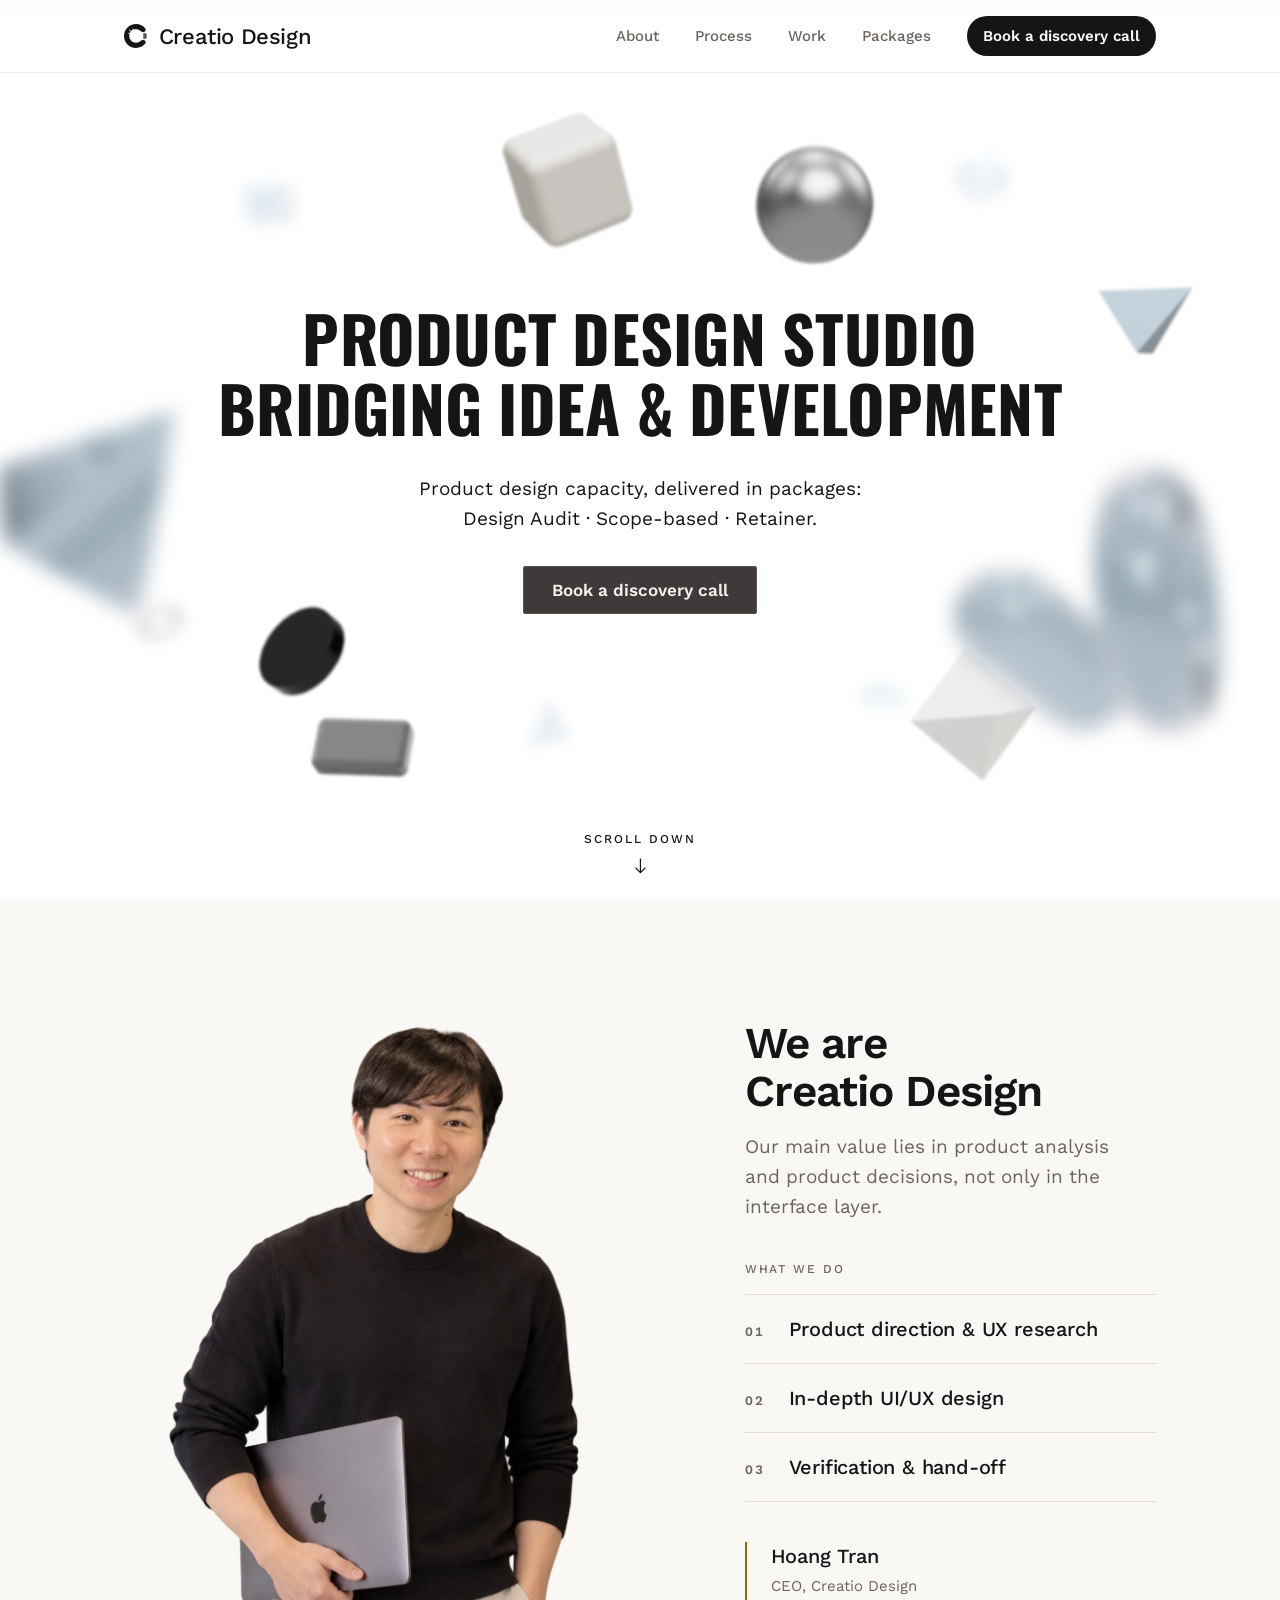
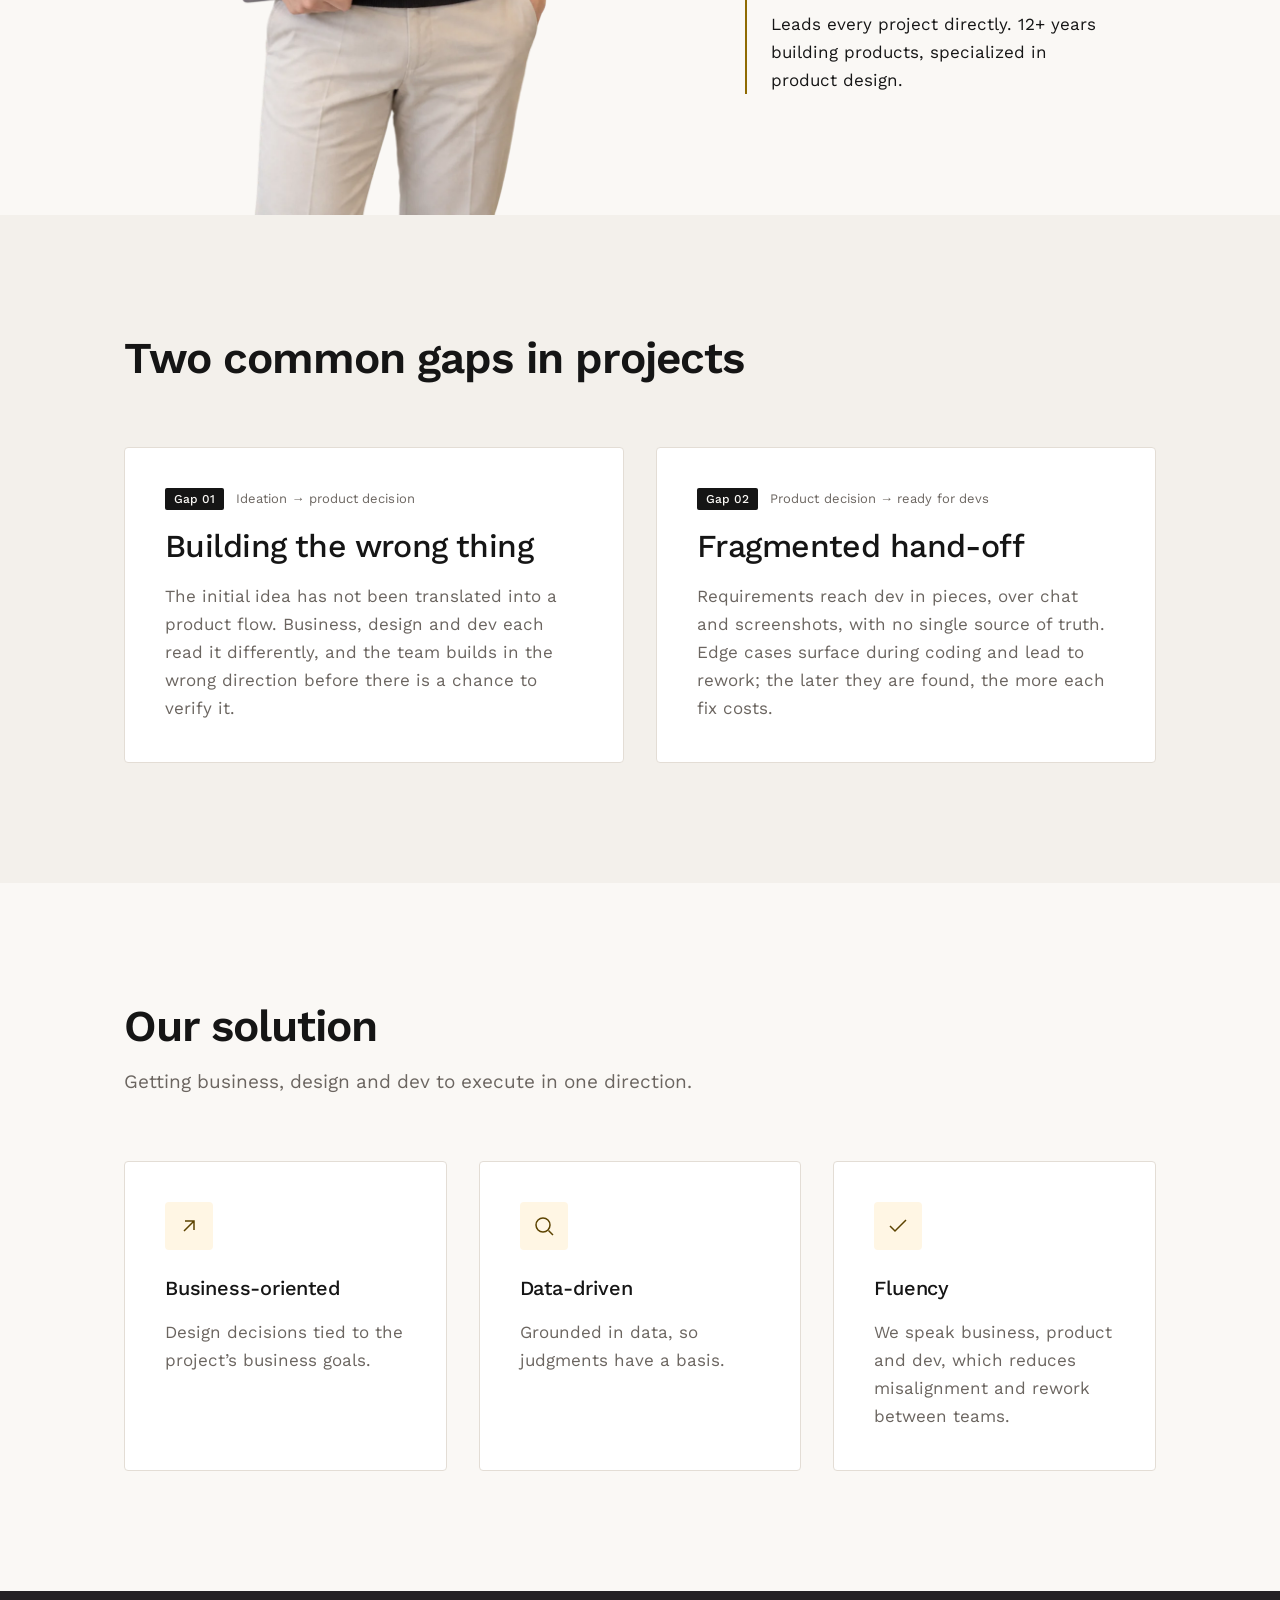
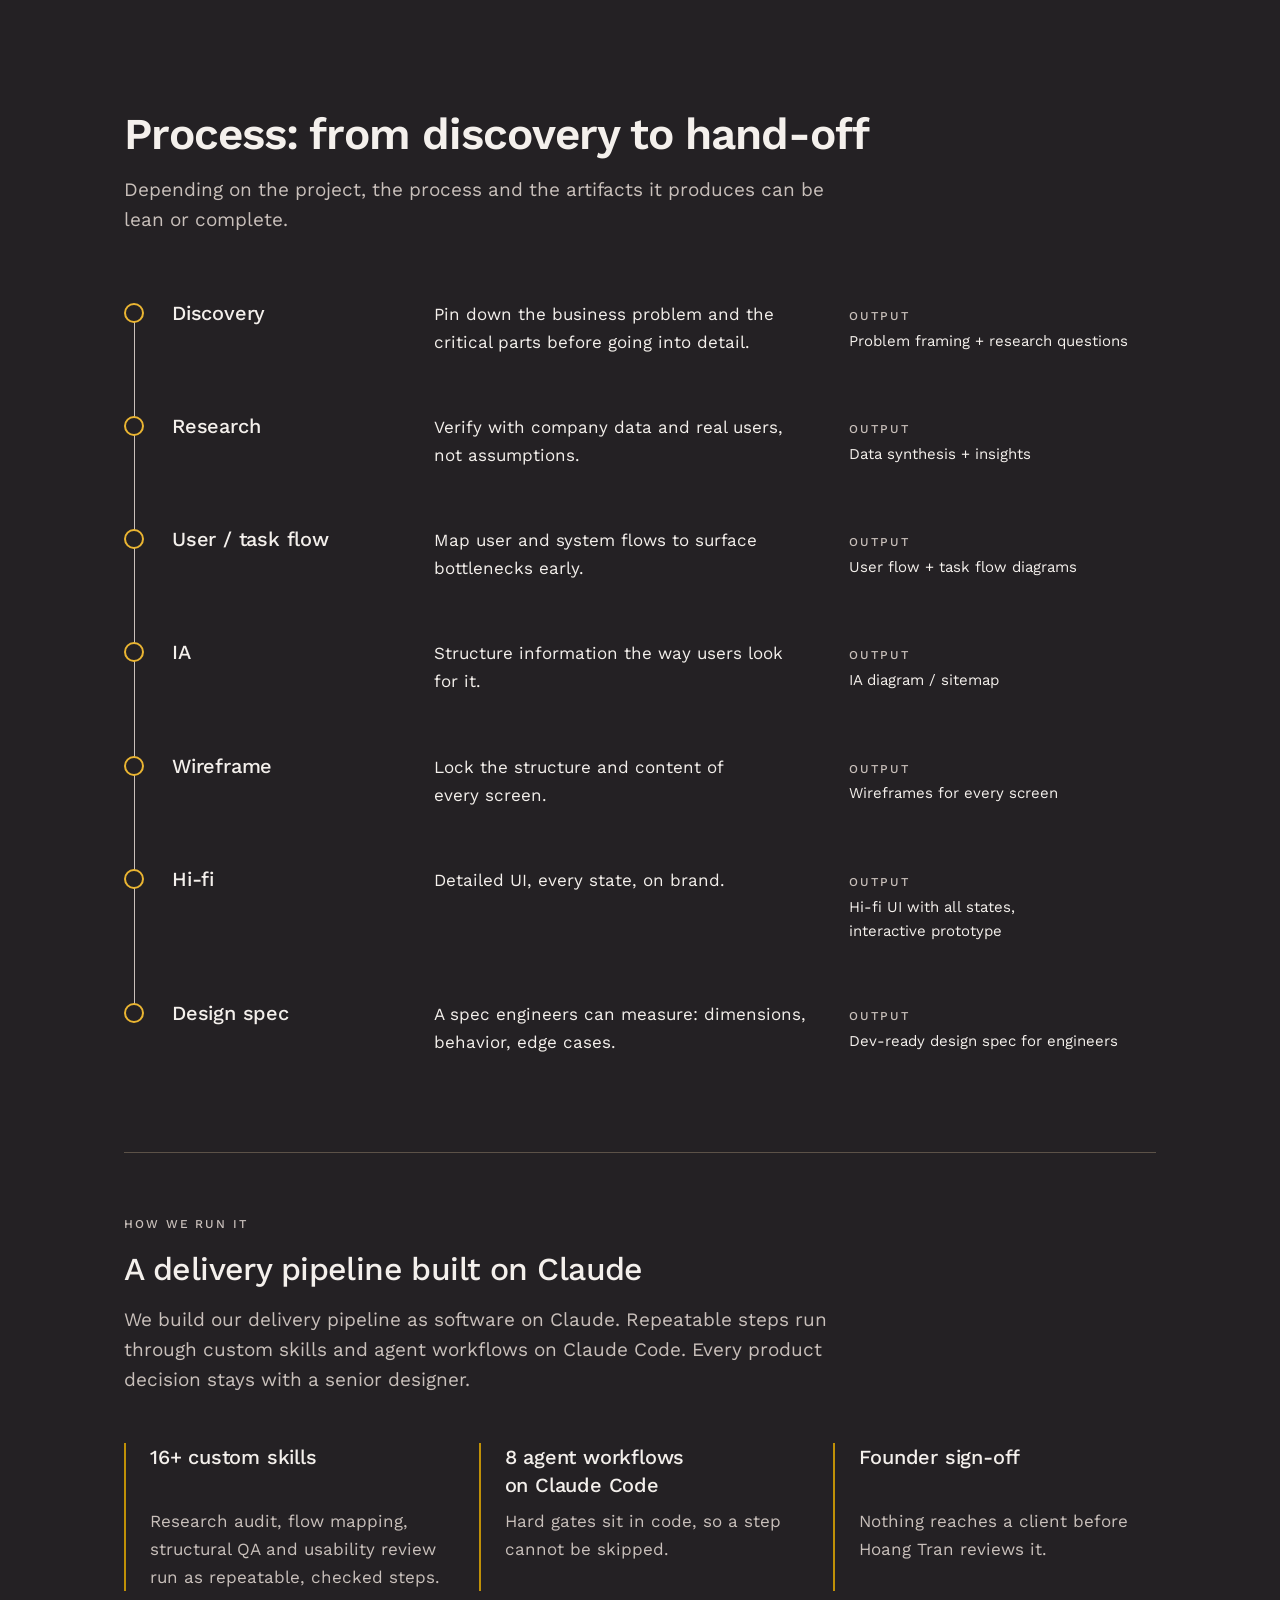
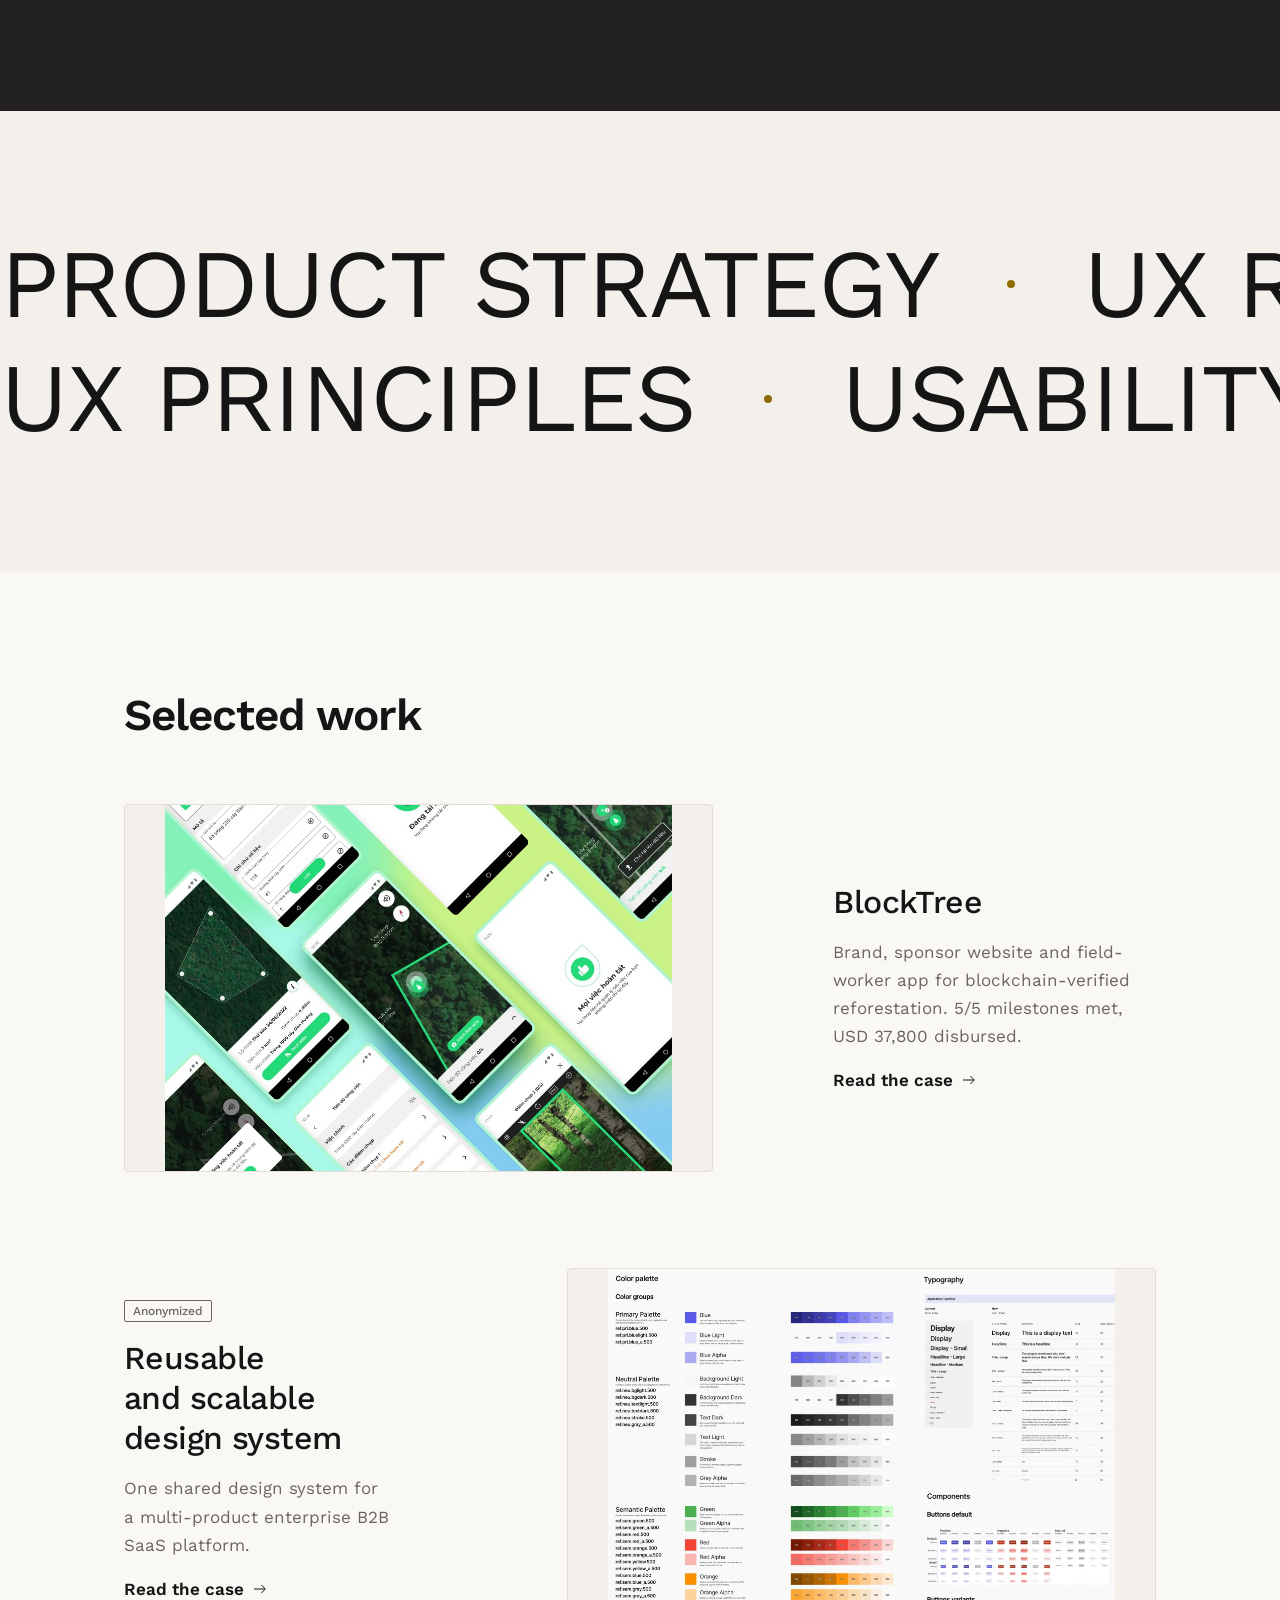
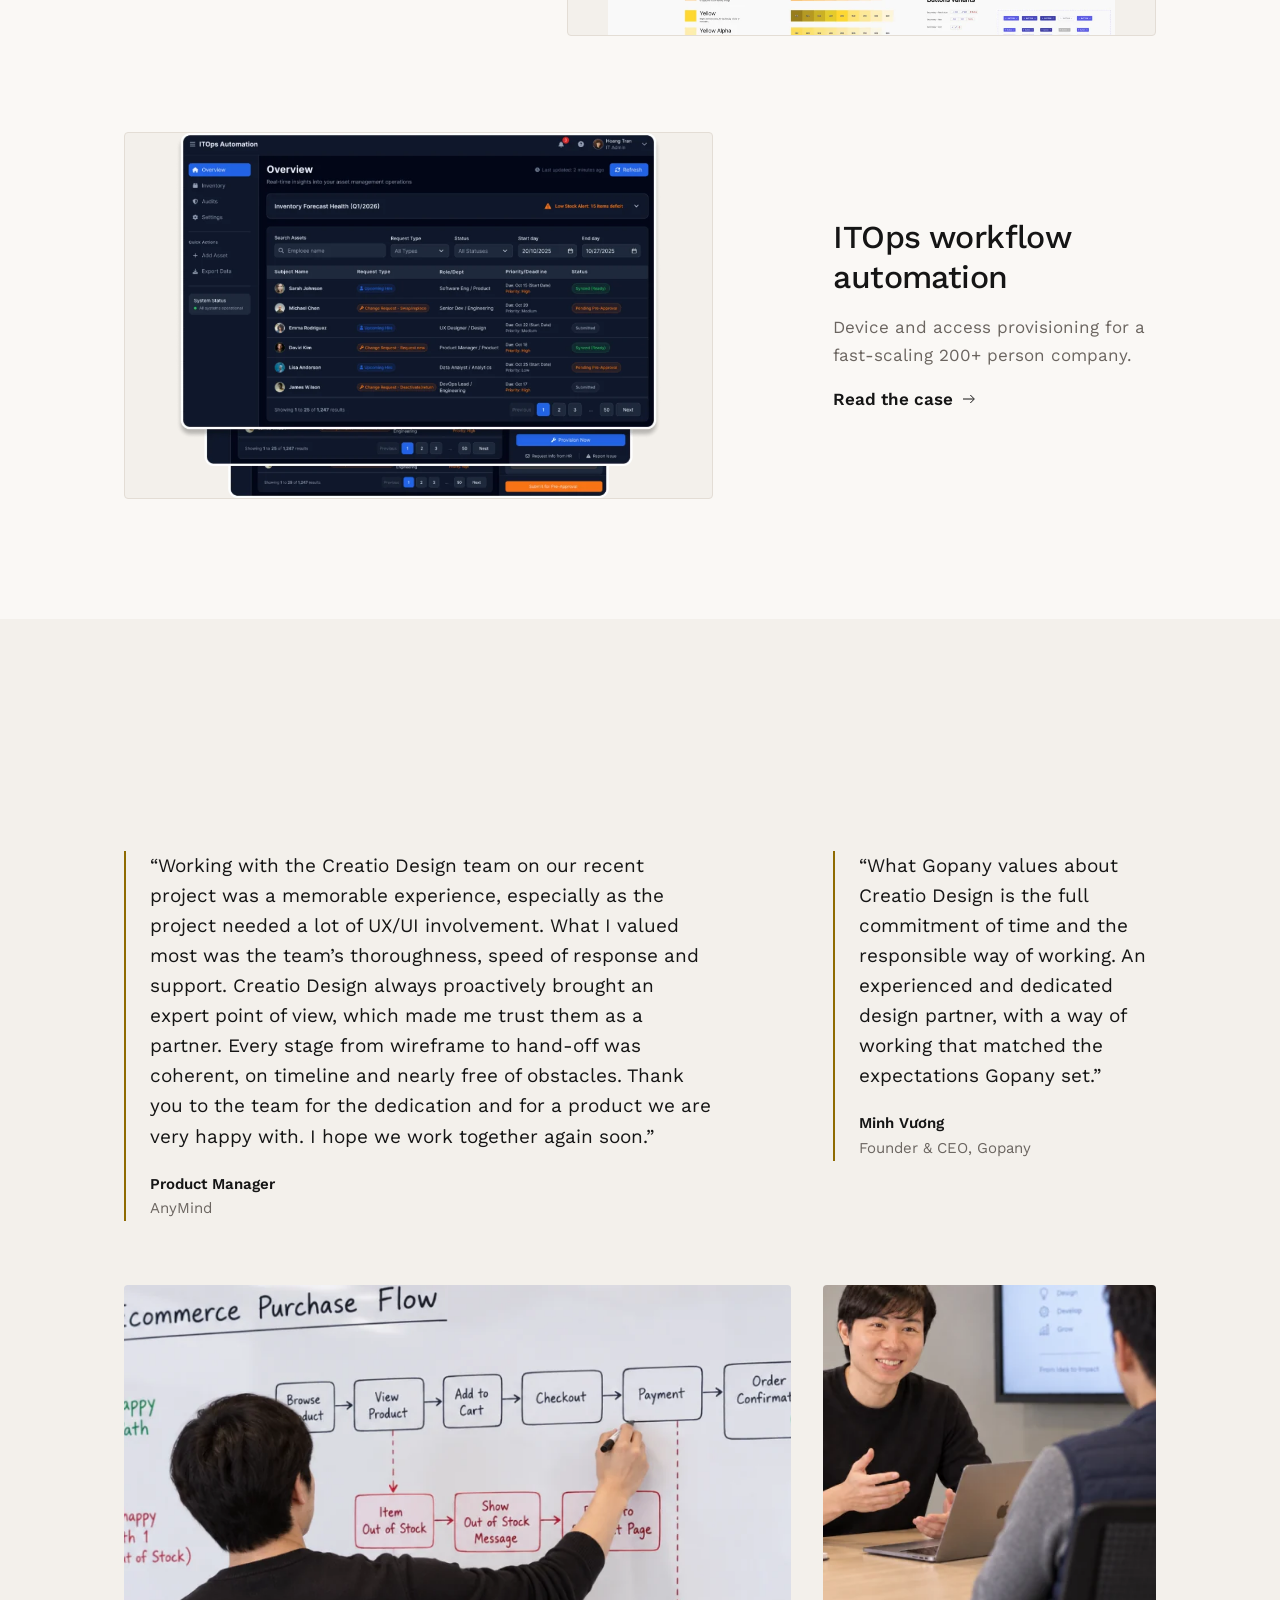
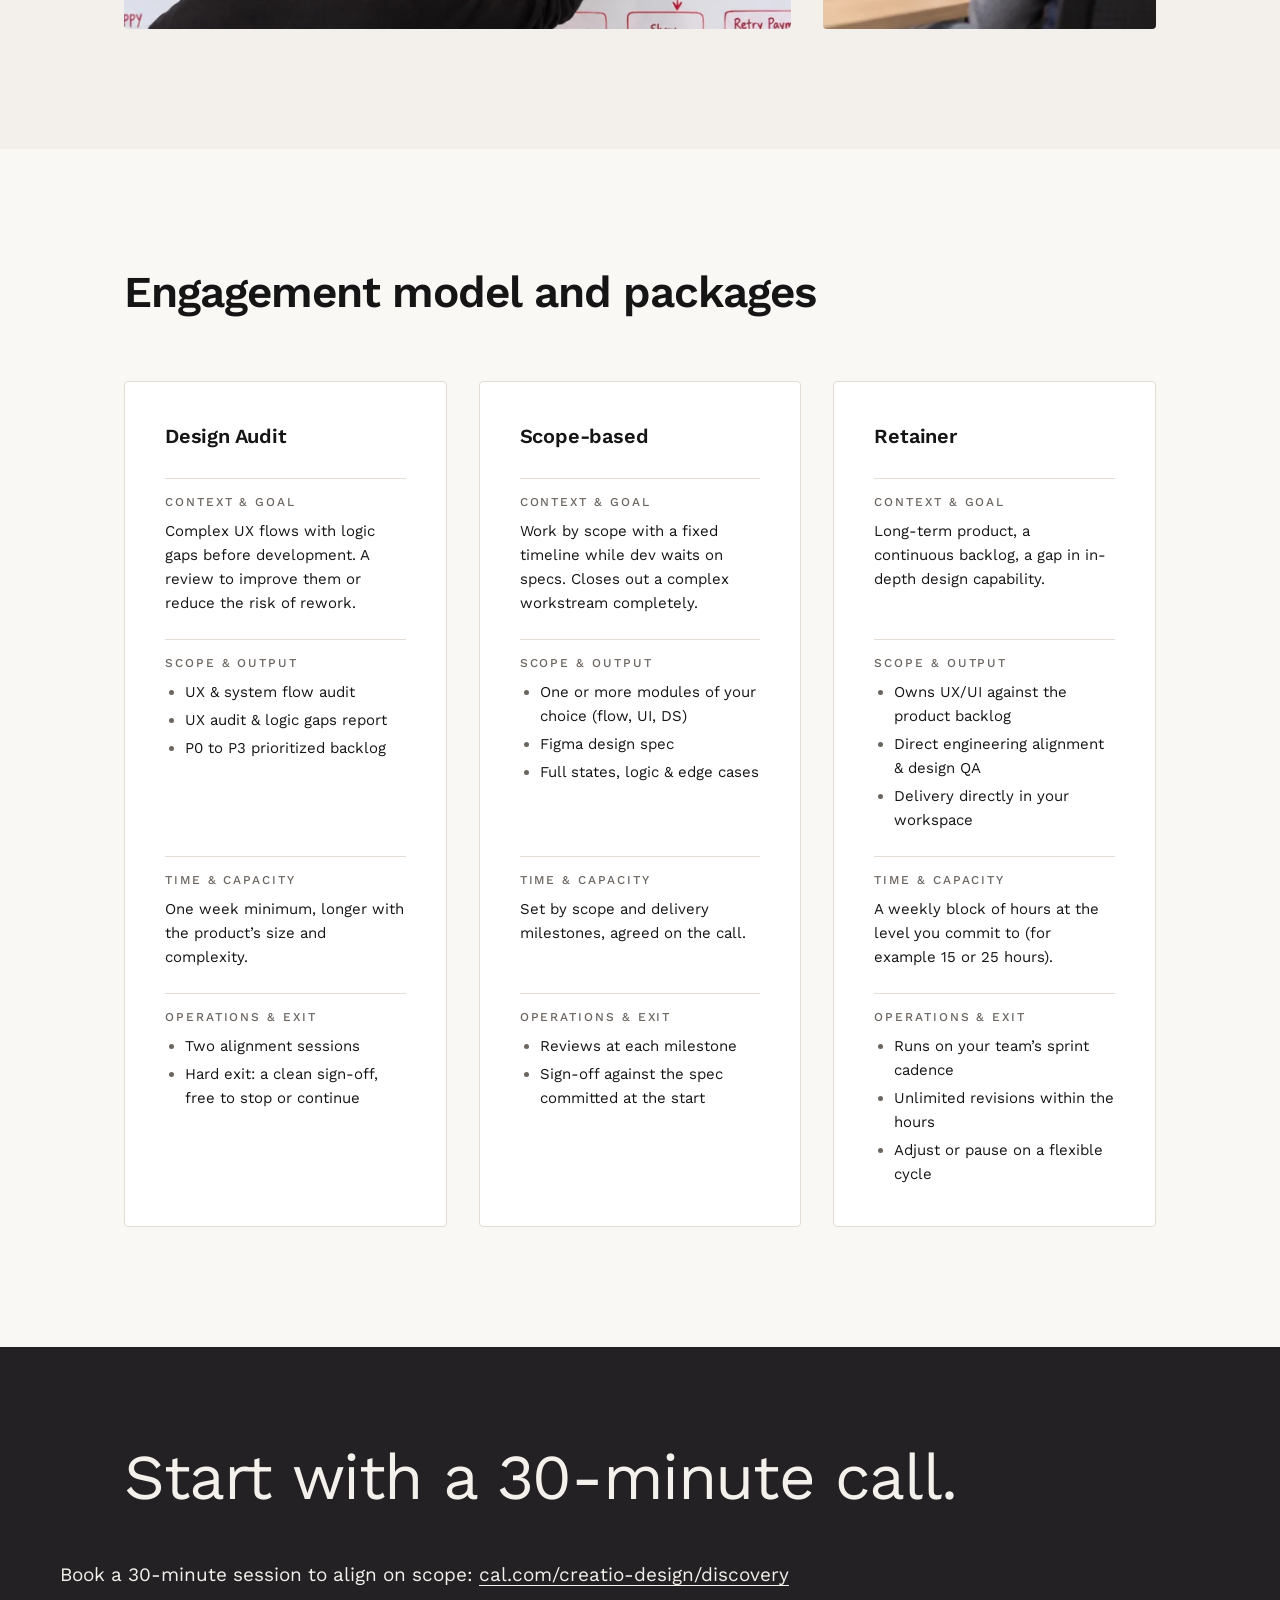
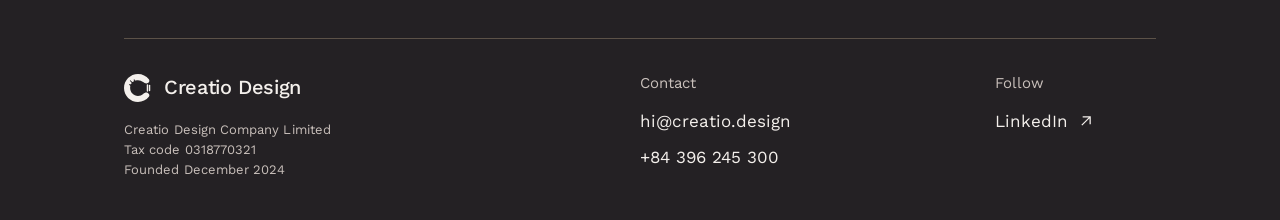
<file: index.html>
<!doctype html>
<html lang="en">
<head>
  <meta charset="utf-8">
  <meta name="viewport" content="width=device-width, initial-scale=1">
  <title>Creatio Design · Product design studio bridging idea &amp; development</title>
  <meta name="description" content="Product design capacity in packages (Design Audit, Scope-based, Retainer): product direction, UX research, in-depth UI/UX design, verification and dev-ready hand-off. Delivery pipeline built on Claude.">
  <link rel="canonical" href="https://creatio.design/">
  <meta property="og:type" content="website">
  <meta property="og:site_name" content="Creatio Design">
  <meta property="og:title" content="Creatio Design · Product design studio bridging idea &amp; development">
  <meta property="og:description" content="Product design capacity in packages (Design Audit, Scope-based, Retainer): product direction, UX research, in-depth UI/UX design, verification and dev-ready hand-off. Delivery pipeline built on Claude.">
  <meta property="og:url" content="https://creatio.design/">
  <meta property="og:image" content="https://creatio.design/assets/img/og-cover.jpg">
  <meta name="twitter:card" content="summary_large_image">
  <link rel="icon" href="favicon.svg" type="image/svg+xml">
  <link rel="preload" href="design-system/fonts/work-sans-latin-400-normal.woff2" as="font" type="font/woff2" crossorigin>
  <link rel="preload" href="design-system/fonts/oswald-latin-700-normal.woff2" as="font" type="font/woff2" crossorigin>
  <link rel="stylesheet" href="design-system/fonts.css">
  <link rel="stylesheet" href="design-system/tokens.css">
  <link rel="stylesheet" href="design-system/typography.css">
  <link rel="stylesheet" href="design-system/components.css">
  <link rel="stylesheet" href="assets/css/site.css">
  <script type="application/ld+json">
  {
    "@context": "https://schema.org",
    "@type": "Organization",
    "name": "Creatio Design",
    "legalName": "Creatio Design Company Limited",
    "description": "Product design studio bridging idea and development. Delivery pipeline built on Claude: custom skills and agent workflows on Claude Code, with founder sign-off.",
    "url": "https://creatio.design/",
    "logo": "https://creatio.design/favicon.svg",
    "email": "hi@creatio.design",
    "telephone": "+84396245300",
    "foundingDate": "2024-12",
    "taxID": "0318770321",
    "sameAs": ["https://www.linkedin.com/company/creatio-design-co/"],
    "founder": {
      "@type": "Person",
      "name": "Hoang Tran",
      "jobTitle": "CEO",
      "sameAs": "https://www.linkedin.com/in/hoangtran-designer"
    }
  }
  </script>
  <script src="assets/js/site.js" defer></script>
</head>
<body>
  <svg class="visually-hidden" aria-hidden="true" focusable="false" xmlns="http://www.w3.org/2000/svg">
    <symbol id="mark-small" viewBox="0 0 40 40">
      <path fill="currentColor" d="M20 0C26.2619 0 31.851 2.87816 35.518 7.3835C37.0444 9.25895 36.137 11.9312 33.9741 13.0125C31.8138 14.0926 29.2222 13.1218 27.4047 11.531C25.4263 9.79944 22.8359 8.75 20 8.75C18.8401 8.75 17.7212 8.92571 16.6684 9.25178C16.0616 9.43972 15.3908 9.11894 15.2265 8.50534L15.119 8.10375C15.0297 7.77032 14.687 7.57243 14.3536 7.66177C14.0202 7.75109 13.8224 8.0937 13.9116 8.42706L14.1162 9.19086C14.2821 9.81051 14.0049 10.4569 13.4825 10.8292C13.4457 10.8554 13.4091 10.8818 13.3727 10.9084C12.671 11.4213 11.6829 11.4241 11.0683 10.8095L9.45069 9.19189C9.20664 8.94784 8.81095 8.94784 8.5669 9.19189C8.32285 9.43595 8.32285 9.83163 8.5669 10.0757L10.3292 11.838C10.8945 12.4033 10.92 13.3089 10.4919 13.9839C10.1024 14.5981 9.36662 14.9556 8.66407 14.7675L7.80208 14.5366C7.46871 14.4474 7.12609 14.6452 7.03677 14.9786C6.94743 15.312 7.14531 15.6547 7.47873 15.744L8.08304 15.9058C8.78703 16.0944 9.17464 16.8424 9.01683 17.5539C8.84216 18.3414 8.75 19.1599 8.75 20C8.75 26.2132 13.7868 31.25 20 31.25C22.836 31.25 25.4264 30.2004 27.4048 28.4686C29.2222 26.8778 31.8139 25.9069 33.9742 26.987C36.137 28.0683 37.0445 30.7404 35.5182 32.6158C31.8513 37.1215 26.2622 40 20 40C8.95431 40 0 31.0457 0 20C0 8.9543 8.95431 0 20 0Z"/>
      <path fill="currentColor" d="M33.5 14.75C34.0523 14.75 34.5 15.1977 34.5 15.75V24.25C34.5 24.8023 34.0523 25.25 33.5 25.25C32.9477 25.25 32.5 24.8023 32.5 24.25V15.75C32.5 15.1977 32.9477 14.75 33.5 14.75Z"/>
      <path fill="currentColor" d="M36.5 15.5C37.0523 15.5 37.5 15.9477 37.5 16.5V23.5C37.5 24.0523 37.0523 24.5 36.5 24.5C35.9477 24.5 35.5 24.0523 35.5 23.5V16.5C35.5 15.9477 35.9477 15.5 36.5 15.5Z"/>
    </symbol>
    <symbol id="i-arrow-right" viewBox="0 0 24 24" fill="none" stroke="currentColor" stroke-width="1.5" stroke-linecap="butt" stroke-linejoin="miter"><path d="M3 12h16M14 6l6 6-6 6"/></symbol>
    <symbol id="i-menu" viewBox="0 0 24 24" fill="none" stroke="currentColor" stroke-width="1.5" stroke-linecap="butt" stroke-linejoin="miter"><path d="M4 7h16M4 12h16M4 17h16"/></symbol>
    <symbol id="i-close" viewBox="0 0 24 24" fill="none" stroke="currentColor" stroke-width="1.5" stroke-linecap="butt" stroke-linejoin="miter"><path d="M6 6l12 12M18 6L6 18"/></symbol>
    <symbol id="i-arrow-up-right" viewBox="0 0 24 24" fill="none" stroke="currentColor" stroke-width="1.5" stroke-linecap="butt" stroke-linejoin="miter"><path d="M7 17L17 7M8 7h9v9"/></symbol>
    <symbol id="i-search" viewBox="0 0 24 24" fill="none" stroke="currentColor" stroke-width="1.5" stroke-linecap="butt" stroke-linejoin="miter"><circle cx="11" cy="11" r="7"/><path d="M16.5 16.5L21 21"/></symbol>
    <symbol id="i-check" viewBox="0 0 24 24" fill="none" stroke="currentColor" stroke-width="1.5" stroke-linecap="butt" stroke-linejoin="miter"><path d="M4 12l5 5L20 6"/></symbol>
  </svg>

  <a class="skip-link cds-btn cds-btn--default cds-btn--default-v" href="#main">Skip to content</a>

  <header class="site-header">
    <div class="cds-container site-header__bar">
      <a class="site-brand" href="./" aria-label="Creatio Design, home">
        <svg class="site-brand__mark" width="24" height="24" aria-hidden="true" focusable="false"><use href="#mark-small"/></svg>
        <span class="site-brand__word" aria-hidden="true">Creatio Design</span>
      </a>
      <div class="site-header__actions">
        <nav class="site-nav" aria-label="Primary">
          <span class="site-nav__blob" aria-hidden="true"></span>
          <a class="cds-navitem" href="#about">About</a>
          <a class="cds-navitem" href="#process">Process</a>
          <a class="cds-navitem" href="#work">Work</a>
          <a class="cds-navitem" href="#packages">Packages</a>
        </nav>
        <a class="cds-btn cds-btn--default-v site-header__cta" href="https://cal.com/creatio-design/discovery">Book a discovery call</a>
        <details class="cds-menu site-menu">
          <summary class="cds-iconbtn cds-iconbtn--md cds-iconbtn--ghost" aria-label="Menu">
            <span class="cds-iconbtn__glyph site-menu__open"><svg class="icon" width="20" height="20" aria-hidden="true" focusable="false"><use href="#i-menu"/></svg></span>
            <span class="cds-iconbtn__glyph site-menu__close"><svg class="icon" width="20" height="20" aria-hidden="true" focusable="false"><use href="#i-close"/></svg></span>
          </summary>
          <nav class="cds-menu__panel cds-menu__panel--right site-menu__panel" aria-label="Primary">
            <a class="cds-menu__item" href="#about">About</a>
            <a class="cds-menu__item" href="#process">Process</a>
            <a class="cds-menu__item" href="#work">Work</a>
            <a class="cds-menu__item" href="#packages">Packages</a>
            <div class="cds-menu__divider" role="presentation"></div>
            <a class="cds-btn cds-btn--lg cds-btn--default-v site-menu__cta" href="https://cal.com/creatio-design/discovery">Book a discovery call</a>
          </nav>
        </details>
      </div>
    </div>
  </header>

  <main id="main">
    <!-- Hero (archetype H): white band, full viewport, mixed-material 3D objects on three depth planes drawn by hero-scene.js -->
    <section class="hero" aria-labelledby="hero-title">
      <div class="hero__scene" aria-hidden="true"></div>
      <div class="cds-container hero__inner">
        <h1 id="hero-title" class="cds-h cds-h--oswald-m hero__title">
          <span class="hero__title-line">Product design studio</span>
          <span class="hero__title-line">bridging idea &amp; development</span>
        </h1>
        <p class="cds-txt cds-txt--body-l hero__lead">Product design capacity, delivered in packages: <span class="hero__packages">Design Audit&nbsp;· Scope-based&nbsp;· Retainer.</span></p>
        <div class="hero__actions">
          <a class="cds-btn cds-btn--lg cds-btn--secondary-v" data-theme="dark" href="https://cal.com/creatio-design/discovery">Book a discovery call</a>
        </div>
      </div>
      <a class="hero__scroll" href="#about">
        <span class="cds-txt cds-txt--overline">Scroll down</span>
        <svg class="icon hero__scroll-icon" width="20" height="20" aria-hidden="true" focusable="false"><use href="#i-arrow-right"/></svg>
      </a>
    </section>

    <!-- About (archetype S): cut-out portrait on the section's bottom edge -->
    <section id="about" class="cds-section section about" aria-labelledby="about-title">
      <div class="cds-container">
        <div class="about__grid">
          <div class="about__text reveal">
            <header class="section-head">
              <h2 id="about-title" class="cds-h cds-h--h1">We are Creatio Design</h2>
              <p class="cds-txt cds-txt--body-l cds-txt--secondary">Our main value lies in product analysis and product decisions, not only in the interface layer.</p>
            </header>
            <div>
              <h3 class="cds-txt cds-txt--overline cds-txt--secondary about__label">What we do</h3>
              <ol class="num-list" role="list">
                <li class="num-list__item"><span class="num-list__num" aria-hidden="true">01</span><span class="cds-h cds-h--h3">Product direction &amp; UX research</span></li>
                <li class="num-list__item"><span class="num-list__num" aria-hidden="true">02</span><span class="cds-h cds-h--h3">In-depth UI/UX design</span></li>
                <li class="num-list__item"><span class="num-list__num" aria-hidden="true">03</span><span class="cds-h cds-h--h3">Verification &amp; hand-off</span></li>
              </ol>
            </div>
            <div class="about__founder">
              <p class="cds-h cds-h--h3">Hoang Tran</p>
              <p class="cds-txt cds-txt--body-s cds-txt--secondary">CEO, Creatio Design</p>
              <p class="cds-txt cds-txt--body about__bio">Leads every project directly. 12+ years building products, specialized in product design.</p>
            </div>
          </div>
          <figure class="about__figure">
            <img class="about__portrait" src="assets/img/founder-hoang.webp" width="840" height="1614" alt="Hoang Tran, CEO of Creatio Design, holding a laptop" loading="lazy">
          </figure>
        </div>
      </div>
    </section>

    <!-- Two common gaps (archetype S) -->
    <section id="gaps" class="cds-section cds-section--raised section" aria-labelledby="gaps-title">
      <div class="cds-container">
        <header class="section-head reveal">
          <h2 id="gaps-title" class="cds-h cds-h--h1">Two common gaps in projects</h2>
        </header>
        <div class="section-body">
          <div class="cds-grid gap-cards">
            <article class="cds-grid__item cds-card card-roomy gap-card reveal">
              <div class="gap-card__head">
                <span class="cds-badge cds-badge--default">Gap 01</span>
                <span class="cds-txt cds-txt--caption cds-txt--secondary">Ideation → product decision</span>
              </div>
              <h3 class="cds-h cds-h--h2">Building the wrong thing</h3>
              <p class="cds-card__desc">The initial idea has not been translated into a product flow. Business, design and dev each read it differently, and the team builds in the wrong direction before there is a chance to verify it.</p>
            </article>
            <article class="cds-grid__item cds-card card-roomy gap-card reveal">
              <div class="gap-card__head">
                <span class="cds-badge cds-badge--default">Gap 02</span>
                <span class="cds-txt cds-txt--caption cds-txt--secondary">Product decision → ready for devs</span>
              </div>
              <h3 class="cds-h cds-h--h2">Fragmented hand-off</h3>
              <p class="cds-card__desc">Requirements reach dev in pieces, over chat and screenshots, with no single source of truth. Edge cases surface during coding and lead to rework; the later they are found, the more each fix costs.</p>
            </article>
          </div>
        </div>
      </div>
    </section>

    <!-- Our solution (archetype S) -->
    <section id="solution" class="cds-section section" aria-labelledby="solution-title">
      <div class="cds-container">
        <header class="section-head reveal">
          <h2 id="solution-title" class="cds-h cds-h--h1">Our solution</h2>
          <p class="cds-txt cds-txt--body-l cds-txt--secondary">Getting business, design and dev to execute in one direction.</p>
        </header>
        <div class="section-body cds-grid">
          <article class="cds-grid__item cds-card card-roomy solution-card reveal">
            <span class="solution-card__icon" aria-hidden="true"><svg class="icon" width="24" height="24" focusable="false"><use href="#i-arrow-up-right"/></svg></span>
            <h3 class="cds-h cds-h--h3">Business-oriented</h3>
            <p class="cds-card__desc">Design decisions tied to the project’s business goals.</p>
          </article>
          <article class="cds-grid__item cds-card card-roomy solution-card reveal">
            <span class="solution-card__icon" aria-hidden="true"><svg class="icon" width="24" height="24" focusable="false"><use href="#i-search"/></svg></span>
            <h3 class="cds-h cds-h--h3">Data-driven</h3>
            <p class="cds-card__desc">Grounded in data, so judgments have a basis.</p>
          </article>
          <article class="cds-grid__item cds-card card-roomy solution-card reveal">
            <span class="solution-card__icon" aria-hidden="true"><svg class="icon" width="24" height="24" focusable="false"><use href="#i-check"/></svg></span>
            <h3 class="cds-h cds-h--h3">Fluency</h3>
            <p class="cds-card__desc">We speak business, product and dev, which reduces misalignment and rework between teams.</p>
          </article>
        </div>
      </div>
    </section>

    <!-- Process (archetype L): dark band -->
    <section id="process" class="cds-section section band-dark" data-theme="dark" aria-labelledby="process-title">
      <div class="cds-container">
        <header class="section-head reveal">
          <h2 id="process-title" class="cds-h cds-h--h1">Process: from discovery to hand-off</h2>
          <p class="cds-txt cds-txt--body-l cds-txt--secondary">Depending on the project, the process and the artifacts it produces can be lean or complete.</p>
        </header>
        <ol class="section-body timeline" role="list">
          <li class="timeline__step reveal">
            <span class="timeline__dot" aria-hidden="true"></span>
            <div class="timeline__head"><h3 class="cds-h cds-h--h3">Discovery</h3></div>
            <p class="cds-txt cds-txt--body">Pin down the business problem and the critical parts before going into detail.</p>
            <p class="timeline__output"><span class="cds-txt cds-txt--overline cds-txt--secondary">Output</span><span class="cds-txt cds-txt--body-s">Problem framing + research questions</span></p>
          </li>
          <li class="timeline__step reveal">
            <span class="timeline__dot" aria-hidden="true"></span>
            <div class="timeline__head"><h3 class="cds-h cds-h--h3">Research</h3></div>
            <p class="cds-txt cds-txt--body">Verify with company data and real users, not assumptions.</p>
            <p class="timeline__output"><span class="cds-txt cds-txt--overline cds-txt--secondary">Output</span><span class="cds-txt cds-txt--body-s">Data synthesis + insights</span></p>
          </li>
          <li class="timeline__step reveal">
            <span class="timeline__dot" aria-hidden="true"></span>
            <div class="timeline__head"><h3 class="cds-h cds-h--h3">User / task flow</h3></div>
            <p class="cds-txt cds-txt--body">Map user and system flows to surface bottlenecks early.</p>
            <p class="timeline__output"><span class="cds-txt cds-txt--overline cds-txt--secondary">Output</span><span class="cds-txt cds-txt--body-s">User flow + task flow diagrams</span></p>
          </li>
          <li class="timeline__step reveal">
            <span class="timeline__dot" aria-hidden="true"></span>
            <div class="timeline__head"><h3 class="cds-h cds-h--h3">IA</h3></div>
            <p class="cds-txt cds-txt--body">Structure information the way users look for it.</p>
            <p class="timeline__output"><span class="cds-txt cds-txt--overline cds-txt--secondary">Output</span><span class="cds-txt cds-txt--body-s">IA diagram / sitemap</span></p>
          </li>
          <li class="timeline__step reveal">
            <span class="timeline__dot" aria-hidden="true"></span>
            <div class="timeline__head"><h3 class="cds-h cds-h--h3">Wireframe</h3></div>
            <p class="cds-txt cds-txt--body">Lock the structure and content of every screen.</p>
            <p class="timeline__output"><span class="cds-txt cds-txt--overline cds-txt--secondary">Output</span><span class="cds-txt cds-txt--body-s">Wireframes for every screen</span></p>
          </li>
          <li class="timeline__step reveal">
            <span class="timeline__dot" aria-hidden="true"></span>
            <div class="timeline__head"><h3 class="cds-h cds-h--h3">Hi-fi</h3></div>
            <p class="cds-txt cds-txt--body">Detailed UI, every state, on brand.</p>
            <p class="timeline__output"><span class="cds-txt cds-txt--overline cds-txt--secondary">Output</span><span class="cds-txt cds-txt--body-s">Hi-fi UI with all states, interactive prototype</span></p>
          </li>
          <li class="timeline__step reveal">
            <span class="timeline__dot" aria-hidden="true"></span>
            <div class="timeline__head"><h3 class="cds-h cds-h--h3">Design spec</h3></div>
            <p class="cds-txt cds-txt--body">A spec engineers can measure: dimensions, behavior, edge cases.</p>
            <p class="timeline__output"><span class="cds-txt cds-txt--overline cds-txt--secondary">Output</span><span class="cds-txt cds-txt--body-s">Dev-ready design spec for engineers</span></p>
          </li>
        </ol>

        <!-- How we run it (archetype S inside the Process band): stacked head, three facts on the accent rule -->
        <div class="pipeline reveal">
          <header class="section-head">
            <p class="cds-txt cds-txt--overline cds-txt--secondary">How we run it</p>
            <h3 class="cds-h cds-h--h2">A delivery pipeline built on Claude</h3>
            <p class="cds-txt cds-txt--body-l cds-txt--secondary">We build our delivery pipeline as software on Claude. Repeatable steps run through custom skills and agent workflows on Claude Code. Every product decision stays with a senior designer.</p>
          </header>
          <ul class="pipeline__facts" role="list">
            <li class="pipeline__fact">
              <h4 class="cds-h cds-h--h3">16+ custom skills</h4>
              <p class="cds-txt cds-txt--body cds-txt--secondary">Research audit, flow mapping, structural QA and usability review run as repeatable, checked steps.</p>
            </li>
            <li class="pipeline__fact">
              <h4 class="cds-h cds-h--h3">8 agent workflows on Claude Code</h4>
              <p class="cds-txt cds-txt--body cds-txt--secondary">Hard gates sit in code, so a step cannot be skipped.</p>
            </li>
            <li class="pipeline__fact">
              <h4 class="cds-h cds-h--h3">Founder sign-off</h4>
              <p class="cds-txt cds-txt--body cds-txt--secondary">Nothing reaches a client before Hoang Tran reviews it.</p>
            </li>
          </ul>
        </div>
      </div>
    </section>

    <!-- Capabilities (archetype S): two big uppercase marquees running in opposite directions -->
    <section id="capabilities" class="cds-section cds-section--raised section caps" aria-labelledby="caps-title">
      <h2 id="caps-title" class="visually-hidden">Project delivery capabilities</h2>
      <div class="caps__rows reveal">
        <div class="marquee marquee--right">
          <ul class="marquee__track" role="list" aria-label="Across the product lifecycle">
              <li class="marquee__item">Product strategy<span class="marquee__sep" aria-hidden="true"></span></li>
              <li class="marquee__item">UX research<span class="marquee__sep" aria-hidden="true"></span></li>
              <li class="marquee__item">UI &amp; interaction design<span class="marquee__sep" aria-hidden="true"></span></li>
              <li class="marquee__item">Design system<span class="marquee__sep" aria-hidden="true"></span></li>
              <li class="marquee__item">Prototyping<span class="marquee__sep" aria-hidden="true"></span></li>
              <li class="marquee__item">Development hand-off<span class="marquee__sep" aria-hidden="true"></span></li>
              <li class="marquee__item">Cross-team collaboration<span class="marquee__sep" aria-hidden="true"></span></li>
              <li class="marquee__item">Product &amp; design consulting<span class="marquee__sep" aria-hidden="true"></span></li>
          </ul>
        </div>
        <div class="marquee marquee--left">
          <ul class="marquee__track" role="list" aria-label="Standards and methods">
              <li class="marquee__item">UX principles<span class="marquee__sep" aria-hidden="true"></span></li>
              <li class="marquee__item">Usability heuristics<span class="marquee__sep" aria-hidden="true"></span></li>
              <li class="marquee__item">Accessibility (WCAG)<span class="marquee__sep" aria-hidden="true"></span></li>
              <li class="marquee__item">HCI<span class="marquee__sep" aria-hidden="true"></span></li>
              <li class="marquee__item">Responsive design<span class="marquee__sep" aria-hidden="true"></span></li>
              <li class="marquee__item">Agile<span class="marquee__sep" aria-hidden="true"></span></li>
              <li class="marquee__item">User interview<span class="marquee__sep" aria-hidden="true"></span></li>
              <li class="marquee__item">A/B test<span class="marquee__sep" aria-hidden="true"></span></li>
              <li class="marquee__item">AI agent workflows on Claude<span class="marquee__sep" aria-hidden="true"></span></li>
              <li class="marquee__item">Design quality metrics<span class="marquee__sep" aria-hidden="true"></span></li>
          </ul>
        </div>
      </div>
    </section>

    <!-- Selected work (WorkCard archetype, large rows) -->
    <section id="work" class="cds-section section" aria-labelledby="work-title">
      <div class="cds-container">
        <header class="section-head reveal">
          <h2 id="work-title" class="cds-h cds-h--h1">Selected work</h2>
        </header>
        <ul class="section-body work-rows" role="list">
          <li class="reveal">
            <a class="work-row" href="work/blocktree.html">
              <div class="cds-aspect cds-aspect--rounded work-row__media">
                <img src="assets/img/blocktree-app.webp" width="1008" height="728" alt="BlockTree field-worker app screens" loading="lazy">
              </div>
              <div class="work-row__body">
                <h3 class="cds-h cds-h--h2">BlockTree</h3>
                <p class="cds-txt cds-txt--body cds-txt--secondary">Brand, sponsor website and field-worker app for blockchain-verified reforestation. 5/5 milestones met, USD 37,800 disbursed.</p>
                <span class="work-row__more">Read the case <svg class="icon" width="16" height="16" aria-hidden="true" focusable="false"><use href="#i-arrow-right"/></svg></span>
              </div>
            </a>
          </li>
          <li class="reveal">
            <a class="work-row" href="work/design-system.html">
              <div class="cds-aspect cds-aspect--rounded work-row__media">
                <img src="assets/img/ds-foundations.webp" width="1008" height="728" alt="Design system foundations: colour palettes, typography and component states" loading="lazy">
              </div>
              <div class="work-row__body">
                <span class="cds-badge cds-badge--outline">Anonymized</span>
                <h3 class="cds-h cds-h--h2">Reusable and scalable design system</h3>
                <p class="cds-txt cds-txt--body cds-txt--secondary">One shared design system for a multi-product enterprise B2B SaaS platform.</p>
                <span class="work-row__more">Read the case <svg class="icon" width="16" height="16" aria-hidden="true" focusable="false"><use href="#i-arrow-right"/></svg></span>
              </div>
            </a>
          </li>
          <li class="reveal">
            <a class="work-row" href="work/itops.html">
              <div class="cds-aspect cds-aspect--rounded work-row__media">
                <img src="assets/img/itops-overview.webp" width="852" height="643" alt="ITOps workflow automation overview screen" loading="lazy">
              </div>
              <div class="work-row__body">
                <h3 class="cds-h cds-h--h2">ITOps workflow automation</h3>
                <p class="cds-txt cds-txt--body cds-txt--secondary">Device and access provisioning for a fast-scaling 200+ person company.</p>
                <span class="work-row__more">Read the case <svg class="icon" width="16" height="16" aria-hidden="true" focusable="false"><use href="#i-arrow-right"/></svg></span>
              </div>
            </a>
          </li>
        </ul>
      </div>
    </section>

    <!-- What clients say (archetype P) -->
    <section id="clients" class="cds-section cds-section--raised section" aria-labelledby="clients-title">
      <div class="cds-container">
        <header class="section-head reveal">
          <h2 id="clients-title" class="cds-h cds-h--h1">What clients say</h2>
        </header>
        <div class="section-body">
          <div class="quotes">
            <figure class="quote reveal">
              <blockquote class="cds-txt cds-txt--body-l">
                <p>“Working with the Creatio Design team on our recent project was a memorable experience, especially as the project needed a lot of UX/UI involvement. What I valued most was the team’s thoroughness, speed of response and support. Creatio Design always proactively brought an expert point of view, which made me trust them as a partner. Every stage from wireframe to hand-off was coherent, on timeline and nearly free of obstacles. Thank you to the team for the dedication and for a product we are very happy with. I hope we work together again soon.”</p>
              </blockquote>
              <figcaption class="quote__by">
                <span class="quote__name">Product Manager</span>
                <span class="quote__role">AnyMind</span>
              </figcaption>
            </figure>
            <figure class="quote reveal">
              <blockquote class="cds-txt cds-txt--body-l">
                <p>“What Gopany values about Creatio Design is the full commitment of time and the responsible way of working. An experienced and dedicated design partner, with a way of working that matched the expectations Gopany set.”</p>
              </blockquote>
              <figcaption class="quote__by">
                <span class="quote__name">Minh Vương</span>
                <span class="quote__role">Founder &amp; CEO, Gopany</span>
              </figcaption>
            </figure>
          </div>
          <div class="proof-photos reveal">
            <div class="cds-aspect cds-aspect--rounded">
              <img src="assets/img/hoang-whiteboard.webp" width="888" height="442" alt="Hoang Tran mapping an e-commerce purchase flow on a whiteboard" loading="lazy">
            </div>
            <div class="cds-aspect cds-aspect--rounded">
              <img src="assets/img/hoang-meeting.webp" width="408" height="448" alt="Hoang Tran in a working session" loading="lazy">
            </div>
          </div>
        </div>
      </div>
    </section>

    <!-- Packages (archetype S) -->
    <section id="packages" class="cds-section section" aria-labelledby="packages-title">
      <div class="cds-container">
        <header class="section-head reveal">
          <h2 id="packages-title" class="cds-h cds-h--h1">Engagement model and packages</h2>
        </header>
        <div class="section-body packages">
          <article class="cds-card card-roomy package reveal" aria-labelledby="pkg-audit">
            <h3 id="pkg-audit" class="cds-card__title package__name">Design Audit</h3>
            <div class="package__row">
              <h4 class="cds-txt cds-txt--overline cds-txt--secondary package__label">Context &amp; goal</h4>
              <p class="package__text">Complex UX flows with logic gaps before development. A review to improve them or reduce the risk of rework.</p>
            </div>
            <div class="package__row">
              <h4 class="cds-txt cds-txt--overline cds-txt--secondary package__label">Scope &amp; output</h4>
              <ul class="package__text package__items">
                <li>UX &amp; system flow audit</li>
                <li>UX audit &amp; logic gaps report</li>
                <li>P0 to P3 prioritized backlog</li>
              </ul>
            </div>
            <div class="package__row">
              <h4 class="cds-txt cds-txt--overline cds-txt--secondary package__label">Time &amp; capacity</h4>
              <p class="package__text">One week minimum, longer with the product’s size and complexity.</p>
            </div>
            <div class="package__row">
              <h4 class="cds-txt cds-txt--overline cds-txt--secondary package__label">Operations &amp; exit</h4>
              <ul class="package__text package__items">
                <li>Two alignment sessions</li>
                <li>Hard exit: a clean sign-off, free to stop or continue</li>
              </ul>
            </div>
          </article>
          <article class="cds-card card-roomy package reveal" aria-labelledby="pkg-scope">
            <h3 id="pkg-scope" class="cds-card__title package__name">Scope-based</h3>
            <div class="package__row">
              <h4 class="cds-txt cds-txt--overline cds-txt--secondary package__label">Context &amp; goal</h4>
              <p class="package__text">Work by scope with a fixed timeline while dev waits on specs. Closes out a complex workstream completely.</p>
            </div>
            <div class="package__row">
              <h4 class="cds-txt cds-txt--overline cds-txt--secondary package__label">Scope &amp; output</h4>
              <ul class="package__text package__items">
                <li>One or more modules of your choice (flow, UI, DS)</li>
                <li>Figma design spec</li>
                <li>Full states, logic &amp; edge cases</li>
              </ul>
            </div>
            <div class="package__row">
              <h4 class="cds-txt cds-txt--overline cds-txt--secondary package__label">Time &amp; capacity</h4>
              <p class="package__text">Set by scope and delivery milestones, agreed on the call.</p>
            </div>
            <div class="package__row">
              <h4 class="cds-txt cds-txt--overline cds-txt--secondary package__label">Operations &amp; exit</h4>
              <ul class="package__text package__items">
                <li>Reviews at each milestone</li>
                <li>Sign-off against the spec committed at the start</li>
              </ul>
            </div>
          </article>
          <article class="cds-card card-roomy package reveal" aria-labelledby="pkg-retainer">
            <h3 id="pkg-retainer" class="cds-card__title package__name">Retainer</h3>
            <div class="package__row">
              <h4 class="cds-txt cds-txt--overline cds-txt--secondary package__label">Context &amp; goal</h4>
              <p class="package__text">Long-term product, a continuous backlog, a gap in in-depth design capability.</p>
            </div>
            <div class="package__row">
              <h4 class="cds-txt cds-txt--overline cds-txt--secondary package__label">Scope &amp; output</h4>
              <ul class="package__text package__items">
                <li>Owns UX/UI against the product backlog</li>
                <li>Direct engineering alignment &amp; design QA</li>
                <li>Delivery directly in your workspace</li>
              </ul>
            </div>
            <div class="package__row">
              <h4 class="cds-txt cds-txt--overline cds-txt--secondary package__label">Time &amp; capacity</h4>
              <p class="package__text">A weekly block of hours at the level you commit to (for example 15 or 25 hours).</p>
            </div>
            <div class="package__row">
              <h4 class="cds-txt cds-txt--overline cds-txt--secondary package__label">Operations &amp; exit</h4>
              <ul class="package__text package__items">
                <li>Runs on your team’s sprint cadence</li>
                <li>Unlimited revisions within the hours</li>
                <li>Adjust or pause on a flexible cycle</li>
              </ul>
            </div>
          </article>
        </div>
      </div>
    </section>
  </main>

  <footer id="contact" class="site-footer" data-theme="dark" aria-labelledby="cta-title">
    <div class="cds-container">
      <h2 id="cta-title" class="site-footer__title">Start with a 30-minute call.</h2>
      <!-- Cal inline embed: CEO-supplied snippet (2026-10-08), loaded by site.js when the footer comes near -->
      <div class="site-footer__cal" id="my-cal-inline-discovery">
        <p class="cds-txt cds-txt--body-l site-footer__fallback">Book a 30-minute session to align on scope: <a class="cta-link" href="https://cal.com/creatio-design/discovery">cal.com/creatio-design/discovery</a></p>
      </div>
      <div class="site-footer__bottom">
        <div class="site-footer__brand">
          <div class="site-footer__lockup">
            <svg class="icon" width="28" height="28" aria-hidden="true" focusable="false"><use href="#mark-small"/></svg>
            <span class="site-footer__name">Creatio Design</span>
          </div>
          <p class="cds-txt cds-txt--caption cds-txt--secondary site-footer__legal">Creatio Design Company Limited<br>Tax code 0318770321<br>Founded December 2024</p>
        </div>
        <div class="site-footer__col">
          <h3 class="cds-txt cds-txt--body-s cds-txt--secondary site-footer__label">Contact</h3>
          <a class="site-footer__link" href="mailto:hi@creatio.design">hi@creatio.design</a>
          <a class="site-footer__link" href="tel:+84396245300">+84 396 245 300</a>
        </div>
        <div class="site-footer__col">
          <h3 class="cds-txt cds-txt--body-s cds-txt--secondary site-footer__label">Follow</h3>
          <a class="site-footer__link" href="https://www.linkedin.com/company/creatio-design-co/" rel="noopener">LinkedIn <svg class="icon" width="20" height="20" aria-hidden="true" focusable="false"><use href="#i-arrow-up-right"/></svg></a>
        </div>
      </div>
    </div>
  </footer>
</body>
</html>
</file>
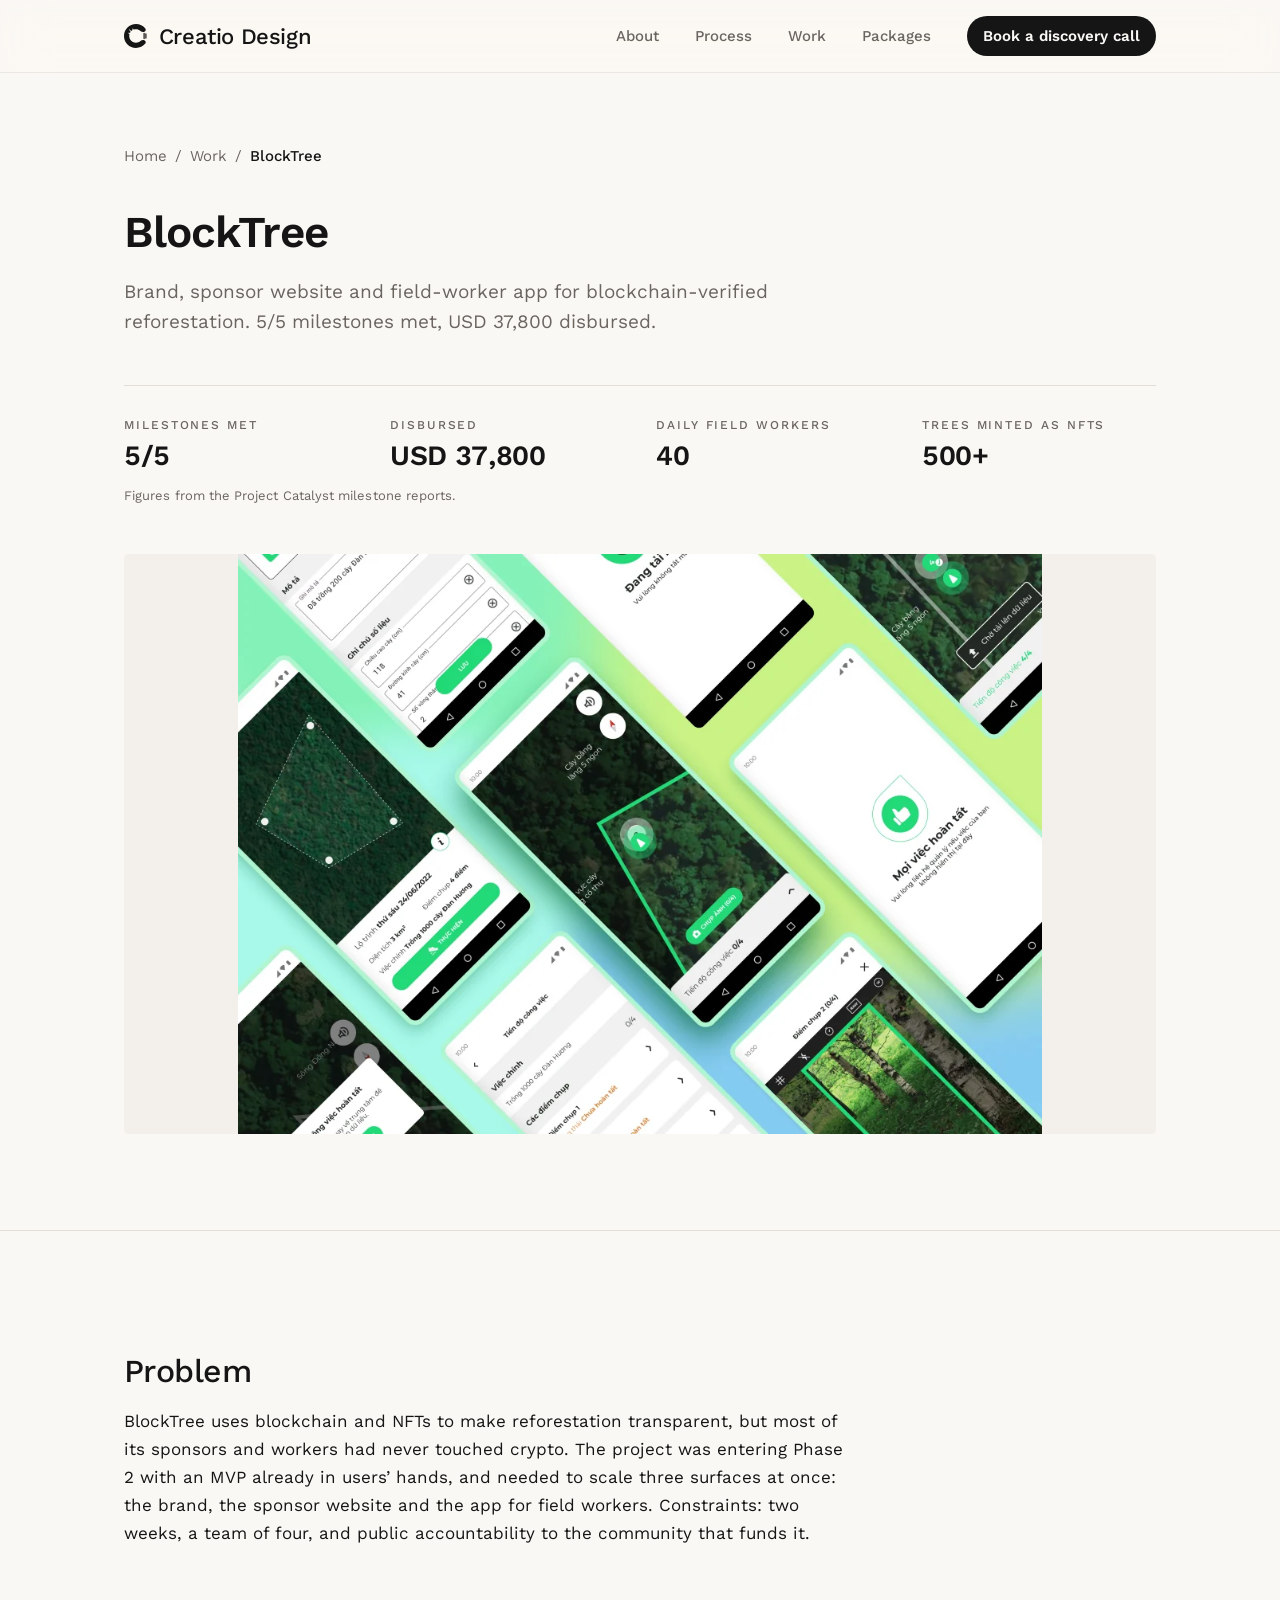
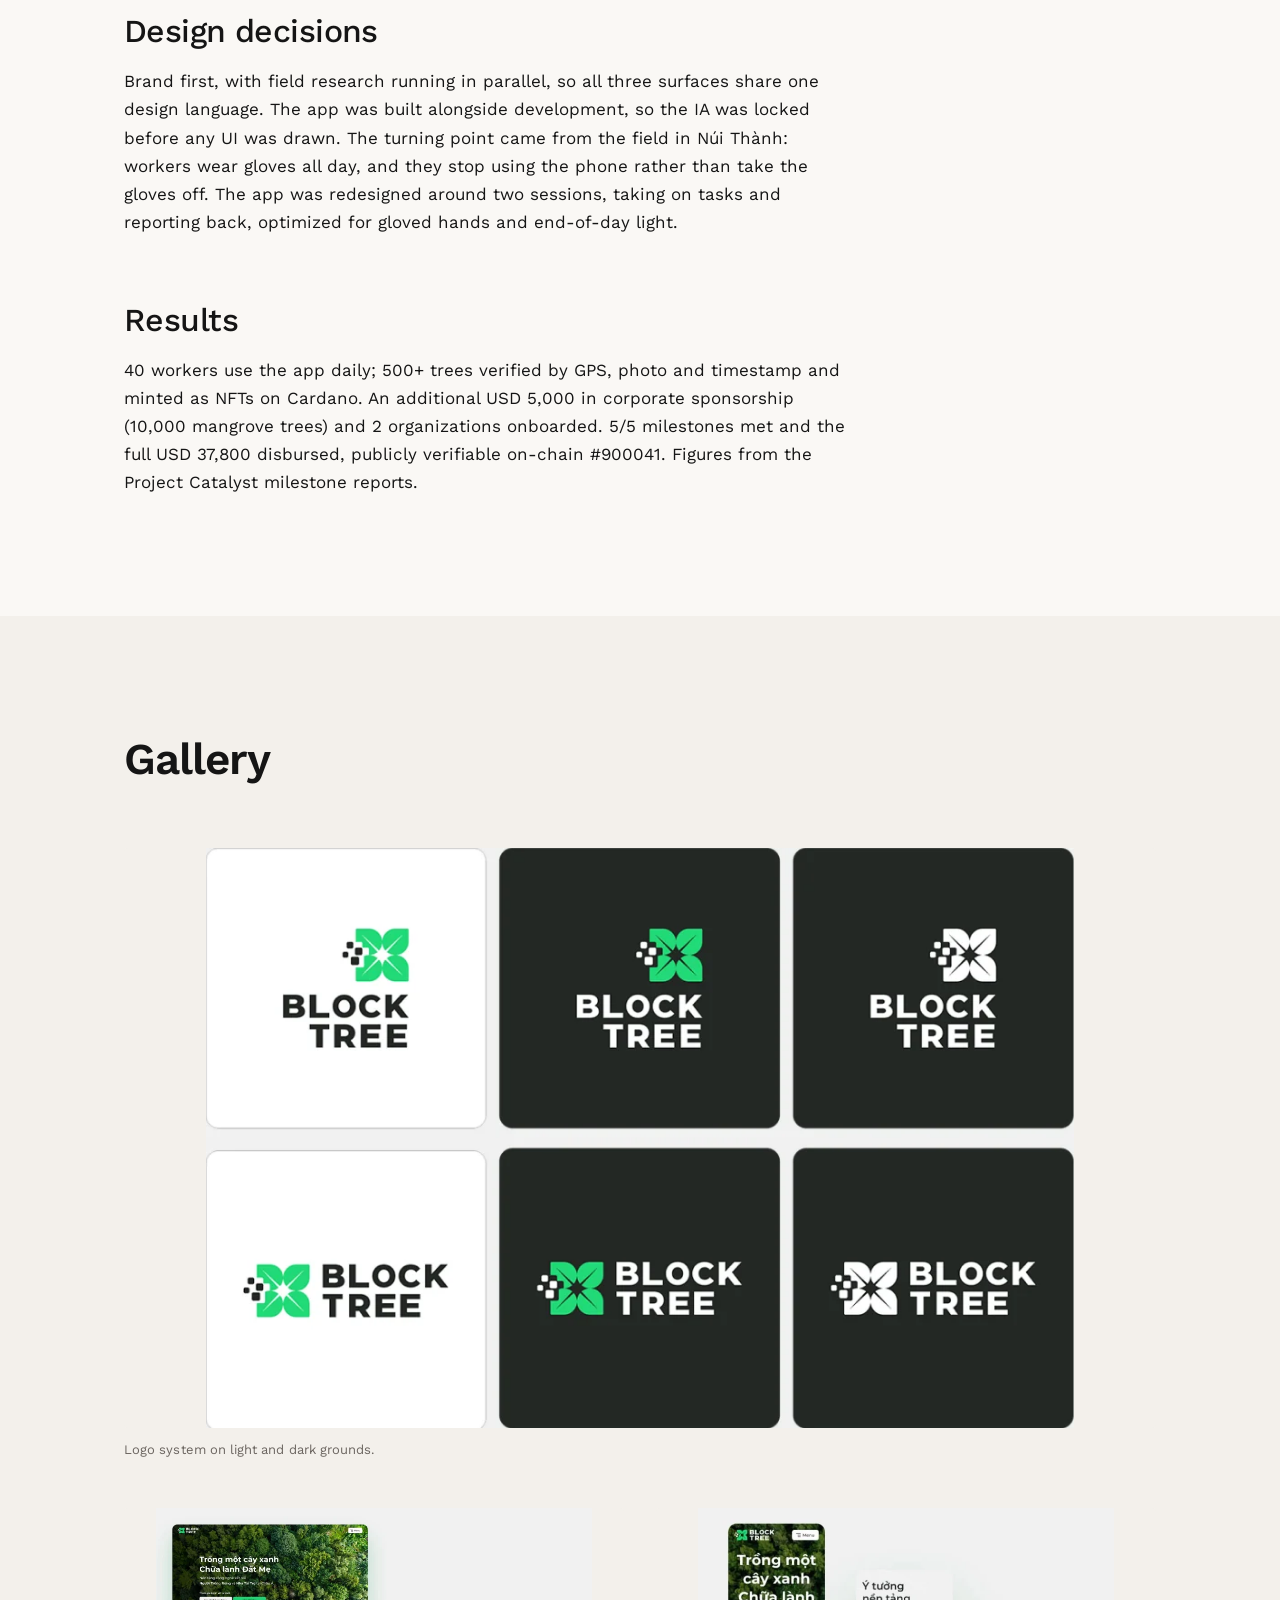
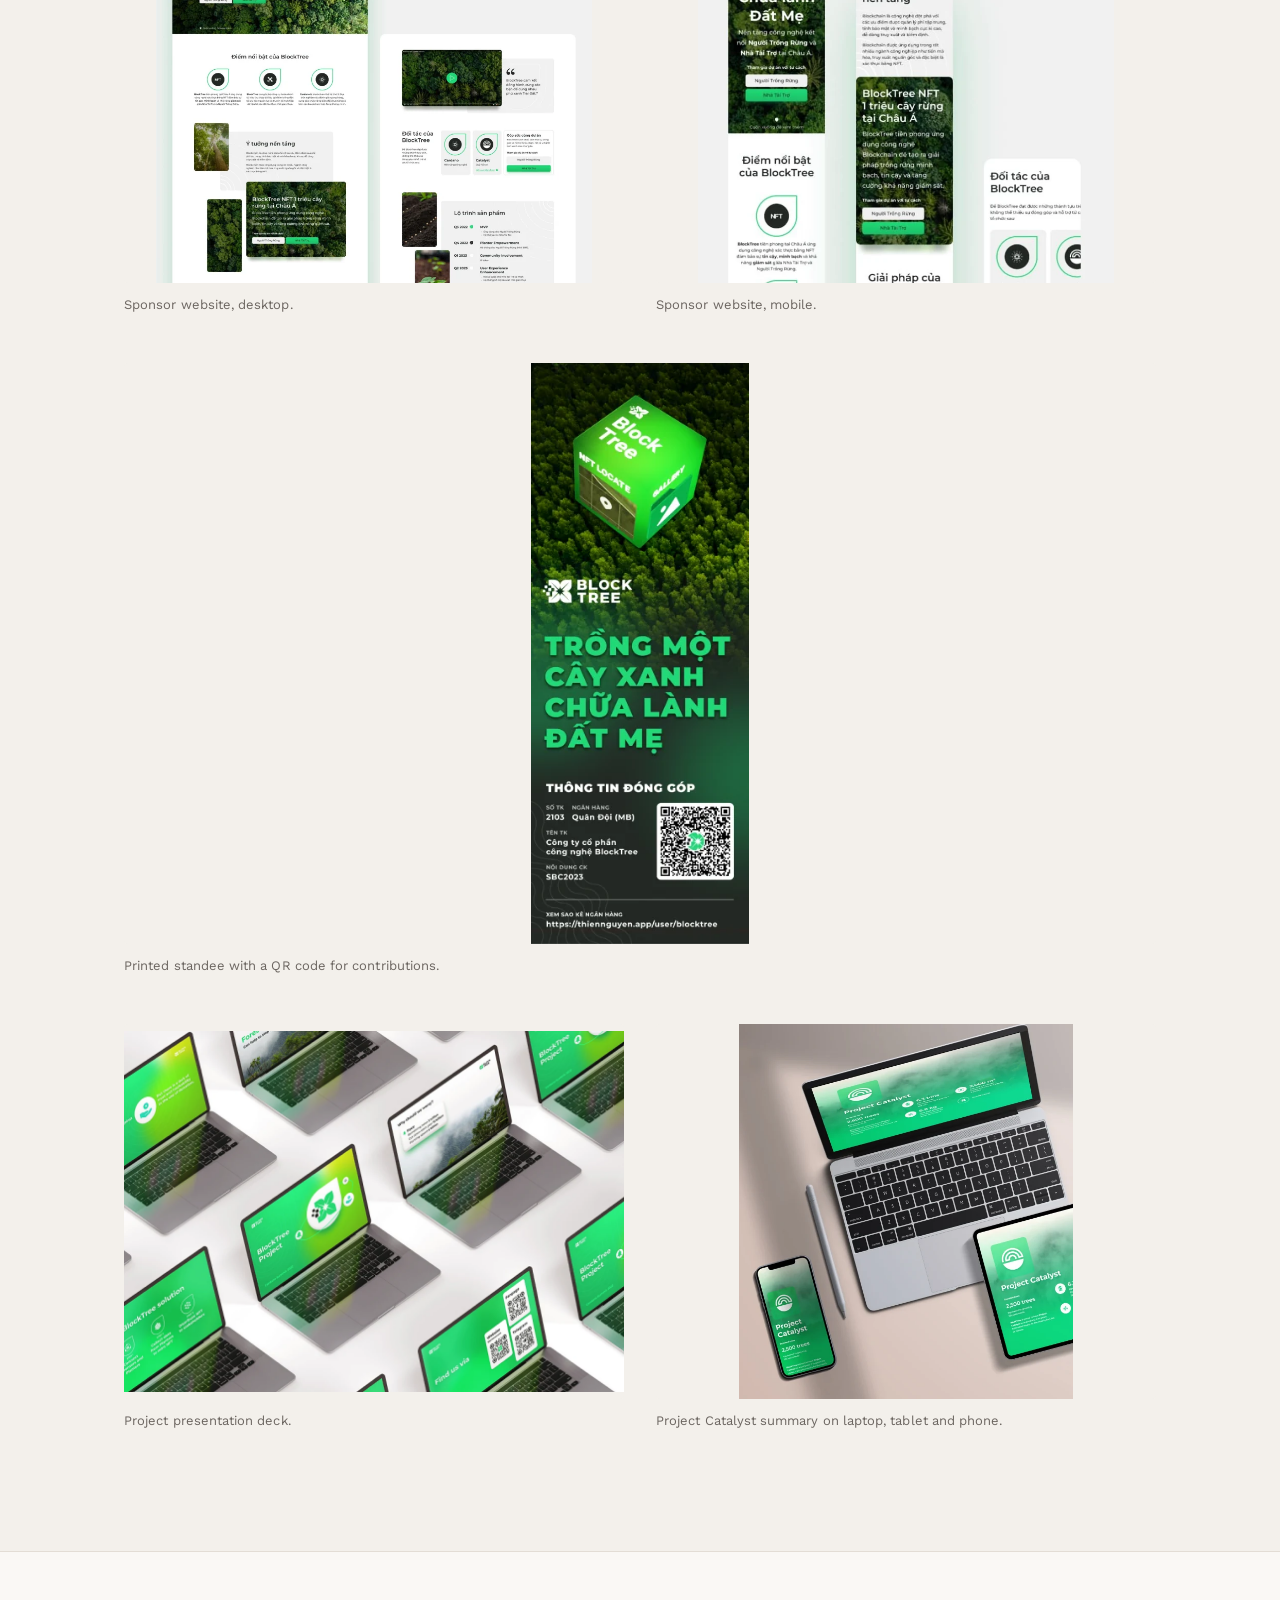
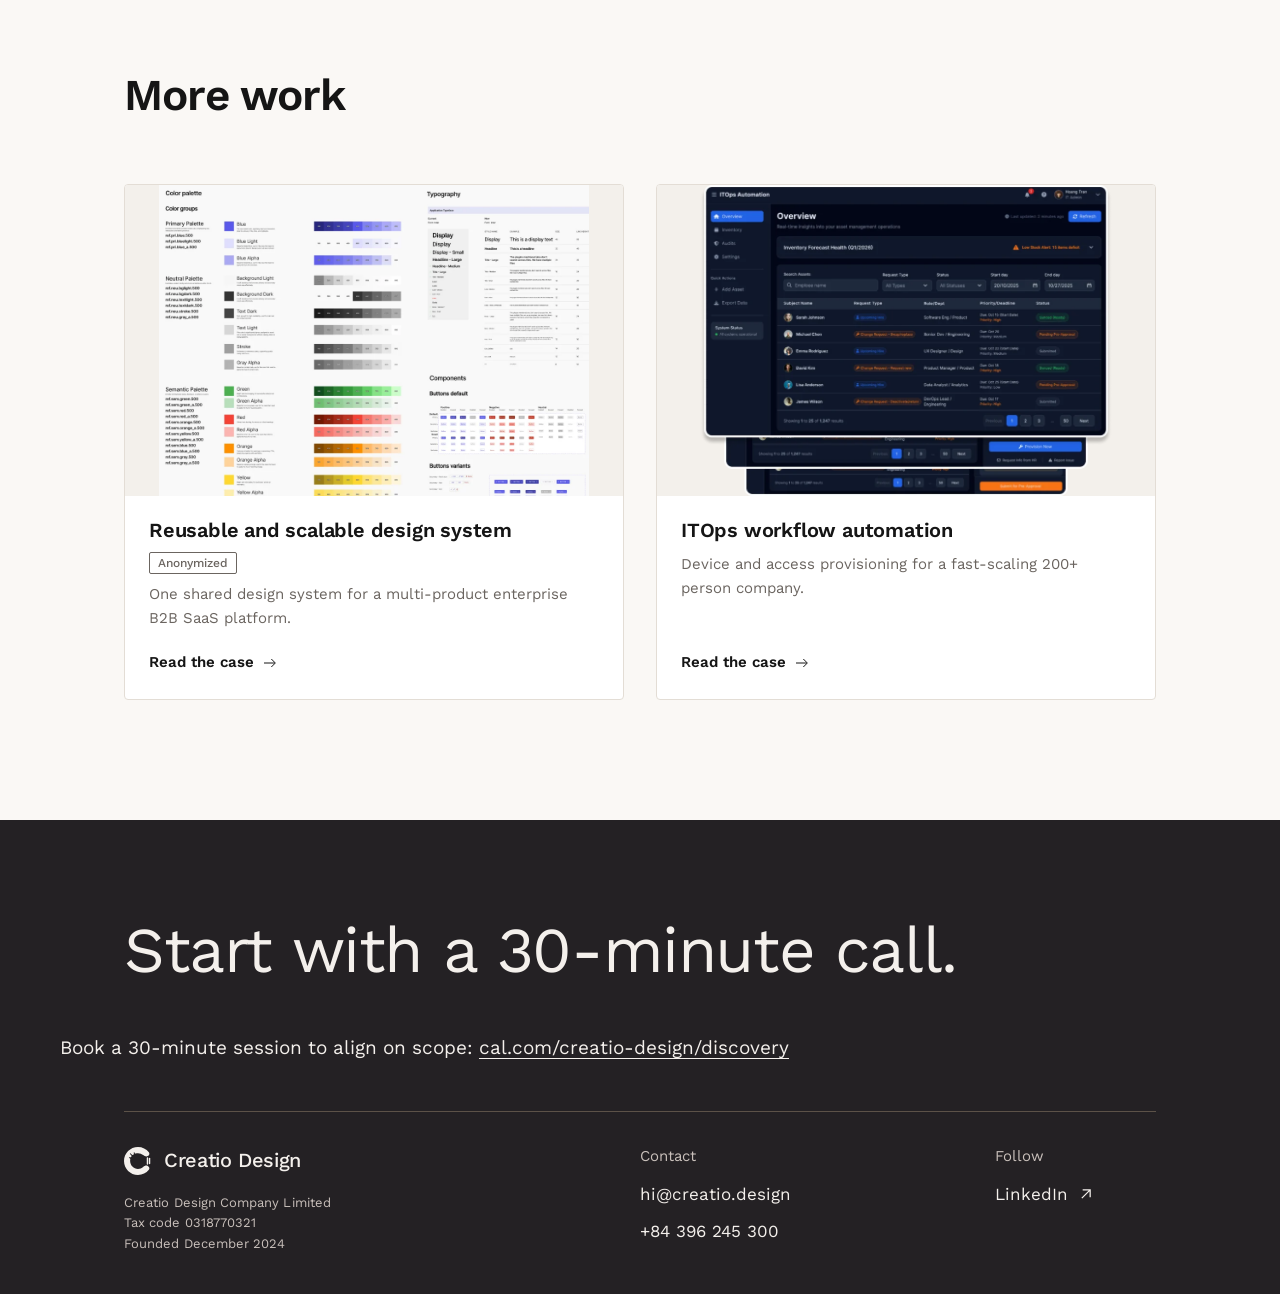
<file: work/blocktree.html>
<!doctype html>
<html lang="en">
<head>
  <meta charset="utf-8">
  <meta name="viewport" content="width=device-width, initial-scale=1">
  <title>BlockTree · Creatio Design</title>
  <meta name="description" content="Brand, sponsor website and field-worker app for blockchain-verified reforestation. 5/5 milestones met, USD 37,800 disbursed.">
  <link rel="canonical" href="https://creatio.design/work/blocktree.html">
  <meta property="og:type" content="article">
  <meta property="og:site_name" content="Creatio Design">
  <meta property="og:title" content="BlockTree · Creatio Design">
  <meta property="og:description" content="Brand, sponsor website and field-worker app for blockchain-verified reforestation. 5/5 milestones met, USD 37,800 disbursed.">
  <meta property="og:url" content="https://creatio.design/work/blocktree.html">
  <meta property="og:image" content="https://creatio.design/assets/img/blocktree-app.webp">
  <meta name="twitter:card" content="summary_large_image">
  <link rel="icon" href="../favicon.svg" type="image/svg+xml">
  <link rel="preload" href="../design-system/fonts/work-sans-latin-400-normal.woff2" as="font" type="font/woff2" crossorigin>
  <link rel="stylesheet" href="../design-system/fonts.css">
  <link rel="stylesheet" href="../design-system/tokens.css">
  <link rel="stylesheet" href="../design-system/typography.css">
  <link rel="stylesheet" href="../design-system/components.css">
  <link rel="stylesheet" href="../assets/css/site.css">
  <script src="../assets/js/site.js" defer></script>
</head>
<body>
  <svg class="visually-hidden" aria-hidden="true" focusable="false" xmlns="http://www.w3.org/2000/svg">
    <symbol id="mark-small" viewBox="0 0 40 40">
      <path fill="currentColor" d="M20 0C26.2619 0 31.851 2.87816 35.518 7.3835C37.0444 9.25895 36.137 11.9312 33.9741 13.0125C31.8138 14.0926 29.2222 13.1218 27.4047 11.531C25.4263 9.79944 22.8359 8.75 20 8.75C18.8401 8.75 17.7212 8.92571 16.6684 9.25178C16.0616 9.43972 15.3908 9.11894 15.2265 8.50534L15.119 8.10375C15.0297 7.77032 14.687 7.57243 14.3536 7.66177C14.0202 7.75109 13.8224 8.0937 13.9116 8.42706L14.1162 9.19086C14.2821 9.81051 14.0049 10.4569 13.4825 10.8292C13.4457 10.8554 13.4091 10.8818 13.3727 10.9084C12.671 11.4213 11.6829 11.4241 11.0683 10.8095L9.45069 9.19189C9.20664 8.94784 8.81095 8.94784 8.5669 9.19189C8.32285 9.43595 8.32285 9.83163 8.5669 10.0757L10.3292 11.838C10.8945 12.4033 10.92 13.3089 10.4919 13.9839C10.1024 14.5981 9.36662 14.9556 8.66407 14.7675L7.80208 14.5366C7.46871 14.4474 7.12609 14.6452 7.03677 14.9786C6.94743 15.312 7.14531 15.6547 7.47873 15.744L8.08304 15.9058C8.78703 16.0944 9.17464 16.8424 9.01683 17.5539C8.84216 18.3414 8.75 19.1599 8.75 20C8.75 26.2132 13.7868 31.25 20 31.25C22.836 31.25 25.4264 30.2004 27.4048 28.4686C29.2222 26.8778 31.8139 25.9069 33.9742 26.987C36.137 28.0683 37.0445 30.7404 35.5182 32.6158C31.8513 37.1215 26.2622 40 20 40C8.95431 40 0 31.0457 0 20C0 8.9543 8.95431 0 20 0Z"/>
      <path fill="currentColor" d="M33.5 14.75C34.0523 14.75 34.5 15.1977 34.5 15.75V24.25C34.5 24.8023 34.0523 25.25 33.5 25.25C32.9477 25.25 32.5 24.8023 32.5 24.25V15.75C32.5 15.1977 32.9477 14.75 33.5 14.75Z"/>
      <path fill="currentColor" d="M36.5 15.5C37.0523 15.5 37.5 15.9477 37.5 16.5V23.5C37.5 24.0523 37.0523 24.5 36.5 24.5C35.9477 24.5 35.5 24.0523 35.5 23.5V16.5C35.5 15.9477 35.9477 15.5 36.5 15.5Z"/>
    </symbol>
    <symbol id="i-arrow-right" viewBox="0 0 24 24" fill="none" stroke="currentColor" stroke-width="1.5" stroke-linecap="butt" stroke-linejoin="miter"><path d="M3 12h16M14 6l6 6-6 6"/></symbol>
    <symbol id="i-menu" viewBox="0 0 24 24" fill="none" stroke="currentColor" stroke-width="1.5" stroke-linecap="butt" stroke-linejoin="miter"><path d="M4 7h16M4 12h16M4 17h16"/></symbol>
    <symbol id="i-close" viewBox="0 0 24 24" fill="none" stroke="currentColor" stroke-width="1.5" stroke-linecap="butt" stroke-linejoin="miter"><path d="M6 6l12 12M18 6L6 18"/></symbol>
    <symbol id="i-arrow-up-right" viewBox="0 0 24 24" fill="none" stroke="currentColor" stroke-width="1.5" stroke-linecap="butt" stroke-linejoin="miter"><path d="M7 17L17 7M8 7h9v9"/></symbol>
    <symbol id="i-search" viewBox="0 0 24 24" fill="none" stroke="currentColor" stroke-width="1.5" stroke-linecap="butt" stroke-linejoin="miter"><circle cx="11" cy="11" r="7"/><path d="M16.5 16.5L21 21"/></symbol>
    <symbol id="i-check" viewBox="0 0 24 24" fill="none" stroke="currentColor" stroke-width="1.5" stroke-linecap="butt" stroke-linejoin="miter"><path d="M4 12l5 5L20 6"/></symbol>
  </svg>

  <a class="skip-link cds-btn cds-btn--default cds-btn--default-v" href="#main">Skip to content</a>

  <header class="site-header">
    <div class="cds-container site-header__bar">
      <a class="site-brand" href="../" aria-label="Creatio Design, home">
        <svg class="site-brand__mark" width="24" height="24" aria-hidden="true" focusable="false"><use href="#mark-small"/></svg>
        <span class="site-brand__word" aria-hidden="true">Creatio Design</span>
      </a>
      <div class="site-header__actions">
        <nav class="site-nav" aria-label="Primary">
          <span class="site-nav__blob" aria-hidden="true"></span>
          <a class="cds-navitem" href="../#about">About</a>
          <a class="cds-navitem" href="../#process">Process</a>
          <a class="cds-navitem" href="../#work">Work</a>
          <a class="cds-navitem" href="../#packages">Packages</a>
        </nav>
        <a class="cds-btn cds-btn--default-v site-header__cta" href="https://cal.com/creatio-design/discovery">Book a discovery call</a>
        <details class="cds-menu site-menu">
          <summary class="cds-iconbtn cds-iconbtn--md cds-iconbtn--ghost" aria-label="Menu">
            <span class="cds-iconbtn__glyph site-menu__open"><svg class="icon" width="20" height="20" aria-hidden="true" focusable="false"><use href="#i-menu"/></svg></span>
            <span class="cds-iconbtn__glyph site-menu__close"><svg class="icon" width="20" height="20" aria-hidden="true" focusable="false"><use href="#i-close"/></svg></span>
          </summary>
          <nav class="cds-menu__panel cds-menu__panel--right site-menu__panel" aria-label="Primary">
            <a class="cds-menu__item" href="../#about">About</a>
            <a class="cds-menu__item" href="../#process">Process</a>
            <a class="cds-menu__item" href="../#work">Work</a>
            <a class="cds-menu__item" href="../#packages">Packages</a>
            <div class="cds-menu__divider" role="presentation"></div>
            <a class="cds-btn cds-btn--lg cds-btn--default-v site-menu__cta" href="https://cal.com/creatio-design/discovery">Book a discovery call</a>
          </nav>
        </details>
      </div>
    </div>
  </header>

  <main id="main">
    <article>
      <header class="cds-section case-head">
        <div class="cds-container">
          <nav class="cds-crumbs" aria-label="Breadcrumb">
            <a class="cds-crumbs__link" href="../">Home</a>
            <span class="cds-crumbs__sep" aria-hidden="true">/</span>
            <a class="cds-crumbs__link" href="../#work">Work</a>
            <span class="cds-crumbs__sep" aria-hidden="true">/</span>
            <span class="cds-crumbs__current" aria-current="page">BlockTree</span>
          </nav>
          <div class="case-head__intro">
            <h1 class="cds-h cds-h--h1">BlockTree</h1>
            <p class="cds-txt cds-txt--body-l cds-txt--secondary">Brand, sponsor website and field-worker app for blockchain-verified reforestation. 5/5 milestones met, USD 37,800 disbursed.</p>
          </div>
          <dl class="case-stats">
            <div class="cds-stat">
              <dt class="cds-stat__label">Milestones met</dt>
              <dd class="cds-stat__value">5/5</dd>
            </div>
            <div class="cds-stat">
              <dt class="cds-stat__label">Disbursed</dt>
              <dd class="cds-stat__value">USD 37,800</dd>
            </div>
            <div class="cds-stat">
              <dt class="cds-stat__label">Daily field workers</dt>
              <dd class="cds-stat__value">40</dd>
            </div>
            <div class="cds-stat">
              <dt class="cds-stat__label">Trees minted as NFTs</dt>
              <dd class="cds-stat__value">500+</dd>
            </div>
          </dl>
          <p class="cds-txt cds-txt--caption cds-txt--secondary case-stats__note">Figures from the Project Catalyst milestone reports.</p>
          <figure class="case-lead-media">
            <div class="cds-aspect cds-aspect--rounded">
              <img src="../assets/img/blocktree-app.webp" width="1008" height="728" alt="BlockTree field-worker app screens over forest imagery" fetchpriority="high">
            </div>
          </figure>
        </div>
      </header>

      <section class="cds-section section cds-section--divide-top" aria-label="Case study">
        <div class="cds-container">
          <section class="case-block reveal" aria-labelledby="problem">
            <h2 id="problem" class="cds-h cds-h--h2 case-block__title">Problem</h2>
            <div class="case-block__body">
              <p class="cds-txt cds-txt--body case-block__text">BlockTree uses blockchain and NFTs to make reforestation transparent, but most of its sponsors and workers had never touched crypto. The project was entering Phase 2 with an MVP already in users’ hands, and needed to scale three surfaces at once: the brand, the sponsor website and the app for field workers. Constraints: two weeks, a team of four, and public accountability to the community that funds it.</p>
            </div>
          </section>
          <section class="case-block reveal" aria-labelledby="decisions">
            <h2 id="decisions" class="cds-h cds-h--h2 case-block__title">Design decisions</h2>
            <div class="case-block__body">
              <p class="cds-txt cds-txt--body case-block__text">Brand first, with field research running in parallel, so all three surfaces share one design language. The app was built alongside development, so the IA was locked before any UI was drawn. The turning point came from the field in Núi Thành: workers wear gloves all day, and they stop using the phone rather than take the gloves off. The app was redesigned around two sessions, taking on tasks and reporting back, optimized for gloved hands and end-of-day light.</p>
            </div>
          </section>
          <section class="case-block reveal" aria-labelledby="results">
            <h2 id="results" class="cds-h cds-h--h2 case-block__title">Results</h2>
            <div class="case-block__body">
              <p class="cds-txt cds-txt--body case-block__text">40 workers use the app daily; 500+ trees verified by GPS, photo and timestamp and minted as NFTs on Cardano. An additional USD 5,000 in corporate sponsorship (10,000 mangrove trees) and 2 organizations onboarded. 5/5 milestones met and the full USD 37,800 disbursed, publicly verifiable on-chain #900041. Figures from the Project Catalyst milestone reports.</p>
            </div>
          </section>
        </div>
      </section>

      <section class="cds-section cds-section--raised section" aria-labelledby="gallery-title">
        <div class="cds-container">
          <header class="section-head"><h2 id="gallery-title" class="cds-h cds-h--h1">Gallery</h2></header>
          <div class="section-body gallery">
            <figure class="reveal">
              <div class="cds-aspect cds-aspect--rounded">
                <img src="../assets/img/blocktree-brand.webp" width="959" height="641" alt="BlockTree logo variants on white and dark tiles" loading="lazy">
              </div>
              <figcaption class="cds-txt cds-txt--caption cds-txt--secondary">Logo system on light and dark grounds.</figcaption>
            </figure>
            <figure class="reveal">
              <div class="cds-aspect cds-aspect--rounded">
                <img src="../assets/img/blocktree-web-desktop.webp" width="848" height="728" alt="BlockTree sponsor website on desktop" loading="lazy">
              </div>
              <figcaption class="cds-txt cds-txt--caption cds-txt--secondary">Sponsor website, desktop.</figcaption>
            </figure>
            <figure class="reveal">
              <div class="cds-aspect cds-aspect--rounded">
                <img src="../assets/img/blocktree-web-mobile.webp" width="808" height="728" alt="BlockTree sponsor website on mobile" loading="lazy">
              </div>
              <figcaption class="cds-txt cds-txt--caption cds-txt--secondary">Sponsor website, mobile.</figcaption>
            </figure>
            <figure class="reveal">
              <div class="cds-aspect cds-aspect--rounded">
                <img src="../assets/img/blocktree-standee.webp" width="259" height="692" alt="Printed BlockTree standee with a QR code" loading="lazy">
              </div>
              <figcaption class="cds-txt cds-txt--caption cds-txt--secondary">Printed standee with a QR code for contributions.</figcaption>
            </figure>
            <figure class="reveal">
              <div class="cds-aspect cds-aspect--rounded">
                <img src="../assets/img/blocktree-pitch.webp" width="1008" height="728" alt="BlockTree project presentation slides on laptops" loading="lazy">
              </div>
              <figcaption class="cds-txt cds-txt--caption cds-txt--secondary">Project presentation deck.</figcaption>
            </figure>
            <figure class="reveal">
              <div class="cds-aspect cds-aspect--rounded">
                <img src="../assets/img/blocktree-catalyst.webp" width="648" height="728" alt="Project Catalyst summary screens on laptop, tablet and phone" loading="lazy">
              </div>
              <figcaption class="cds-txt cds-txt--caption cds-txt--secondary">Project Catalyst summary on laptop, tablet and phone.</figcaption>
            </figure>
          </div>
        </div>
      </section>

      <section class="cds-section section cds-section--divide-top" aria-labelledby="more-title">
        <div class="cds-container">
          <header class="section-head"><h2 id="more-title" class="cds-h cds-h--h1">More work</h2></header>
          <ul class="section-body cds-grid work-grid" role="list">
          <li class="cds-grid__item work-card">
            <a class="cds-workcard work-card__link" href="design-system.html">
              <div class="cds-aspect">
                <img src="../assets/img/ds-foundations.webp" width="1008" height="728" alt="Design system foundations: colour palettes, typography and component states" loading="lazy">
              </div>
              <div class="cds-workcard__body">
                <h3 class="cds-workcard__title">Reusable and scalable design system</h3>
                <span class="cds-badge cds-badge--outline">Anonymized</span>
                <p class="cds-workcard__meta">One shared design system for a multi-product enterprise B2B SaaS platform.</p>
                <span class="work-card__more">Read the case <svg class="icon" width="16" height="16" aria-hidden="true" focusable="false"><use href="#i-arrow-right"/></svg></span>
              </div>
            </a>
          </li>
          <li class="cds-grid__item work-card">
            <a class="cds-workcard work-card__link" href="itops.html">
              <div class="cds-aspect">
                <img src="../assets/img/itops-overview.webp" width="852" height="643" alt="ITOps workflow automation overview screen" loading="lazy">
              </div>
              <div class="cds-workcard__body">
                <h3 class="cds-workcard__title">ITOps workflow automation</h3>
                <p class="cds-workcard__meta">Device and access provisioning for a fast-scaling 200+ person company.</p>
                <span class="work-card__more">Read the case <svg class="icon" width="16" height="16" aria-hidden="true" focusable="false"><use href="#i-arrow-right"/></svg></span>
              </div>
            </a>
          </li>
          </ul>
        </div>
      </section>

    </article>
  </main>

  <footer id="contact" class="site-footer" data-theme="dark" aria-labelledby="cta-title">
    <div class="cds-container">
      <h2 id="cta-title" class="site-footer__title">Start with a 30-minute call.</h2>
      <!-- Cal inline embed: CEO-supplied snippet (2026-10-08), loaded by site.js when the footer comes near -->
      <div class="site-footer__cal" id="my-cal-inline-discovery">
        <p class="cds-txt cds-txt--body-l site-footer__fallback">Book a 30-minute session to align on scope: <a class="cta-link" href="https://cal.com/creatio-design/discovery">cal.com/creatio-design/discovery</a></p>
      </div>
      <div class="site-footer__bottom">
        <div class="site-footer__brand">
          <div class="site-footer__lockup">
            <svg class="icon" width="28" height="28" aria-hidden="true" focusable="false"><use href="#mark-small"/></svg>
            <span class="site-footer__name">Creatio Design</span>
          </div>
          <p class="cds-txt cds-txt--caption cds-txt--secondary site-footer__legal">Creatio Design Company Limited<br>Tax code 0318770321<br>Founded December 2024</p>
        </div>
        <div class="site-footer__col">
          <h3 class="cds-txt cds-txt--body-s cds-txt--secondary site-footer__label">Contact</h3>
          <a class="site-footer__link" href="mailto:hi@creatio.design">hi@creatio.design</a>
          <a class="site-footer__link" href="tel:+84396245300">+84 396 245 300</a>
        </div>
        <div class="site-footer__col">
          <h3 class="cds-txt cds-txt--body-s cds-txt--secondary site-footer__label">Follow</h3>
          <a class="site-footer__link" href="https://www.linkedin.com/company/creatio-design-co/" rel="noopener">LinkedIn <svg class="icon" width="20" height="20" aria-hidden="true" focusable="false"><use href="#i-arrow-up-right"/></svg></a>
        </div>
      </div>
    </div>
  </footer>
</body>
</html>
</file>
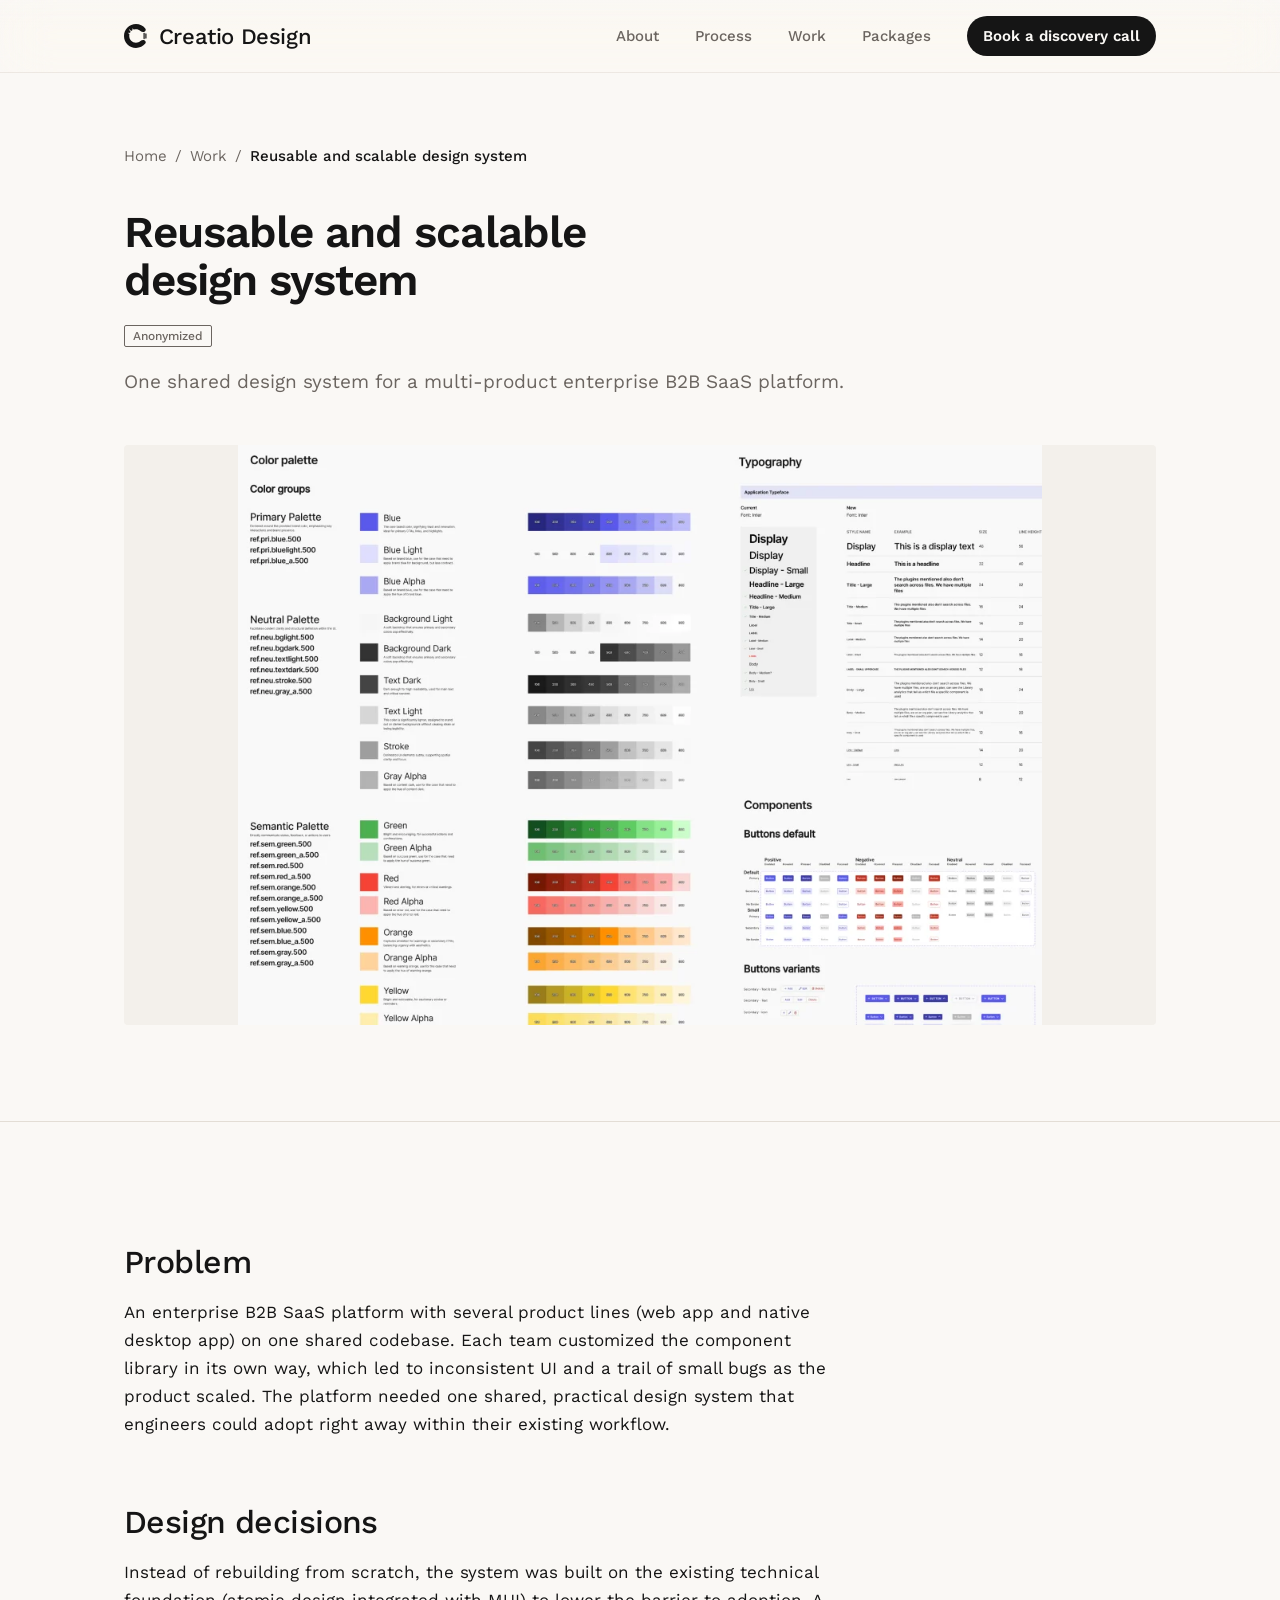
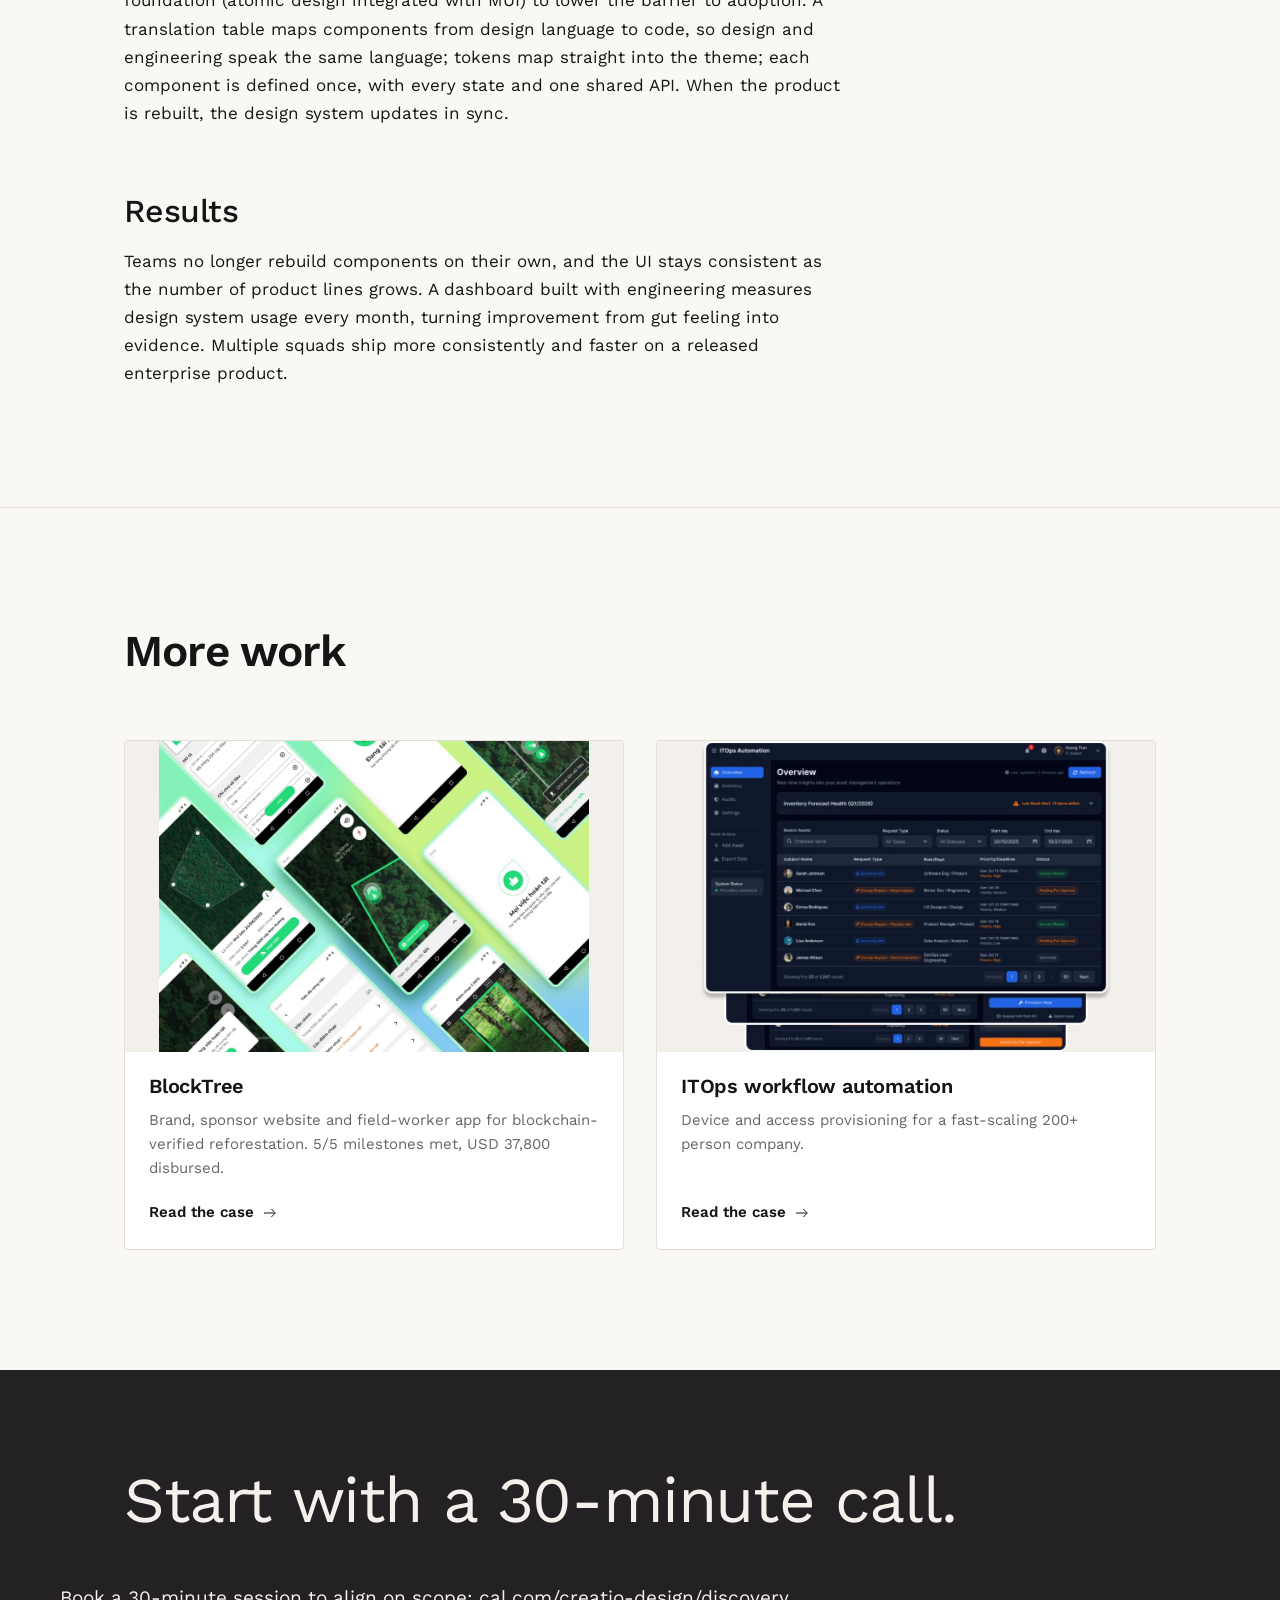
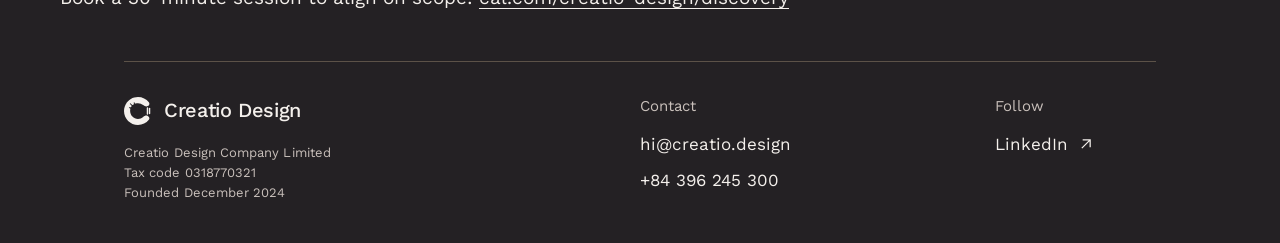
<file: work/design-system.html>
<!doctype html>
<html lang="en">
<head>
  <meta charset="utf-8">
  <meta name="viewport" content="width=device-width, initial-scale=1">
  <title>Reusable and scalable design system · Creatio Design</title>
  <meta name="description" content="One shared design system for a multi-product enterprise B2B SaaS platform.">
  <link rel="canonical" href="https://creatio.design/work/design-system.html">
  <meta property="og:type" content="article">
  <meta property="og:site_name" content="Creatio Design">
  <meta property="og:title" content="Reusable and scalable design system · Creatio Design">
  <meta property="og:description" content="One shared design system for a multi-product enterprise B2B SaaS platform.">
  <meta property="og:url" content="https://creatio.design/work/design-system.html">
  <meta property="og:image" content="https://creatio.design/assets/img/ds-foundations.webp">
  <meta name="twitter:card" content="summary_large_image">
  <link rel="icon" href="../favicon.svg" type="image/svg+xml">
  <link rel="preload" href="../design-system/fonts/work-sans-latin-400-normal.woff2" as="font" type="font/woff2" crossorigin>
  <link rel="stylesheet" href="../design-system/fonts.css">
  <link rel="stylesheet" href="../design-system/tokens.css">
  <link rel="stylesheet" href="../design-system/typography.css">
  <link rel="stylesheet" href="../design-system/components.css">
  <link rel="stylesheet" href="../assets/css/site.css">
  <script src="../assets/js/site.js" defer></script>
</head>
<body>
  <svg class="visually-hidden" aria-hidden="true" focusable="false" xmlns="http://www.w3.org/2000/svg">
    <symbol id="mark-small" viewBox="0 0 40 40">
      <path fill="currentColor" d="M20 0C26.2619 0 31.851 2.87816 35.518 7.3835C37.0444 9.25895 36.137 11.9312 33.9741 13.0125C31.8138 14.0926 29.2222 13.1218 27.4047 11.531C25.4263 9.79944 22.8359 8.75 20 8.75C18.8401 8.75 17.7212 8.92571 16.6684 9.25178C16.0616 9.43972 15.3908 9.11894 15.2265 8.50534L15.119 8.10375C15.0297 7.77032 14.687 7.57243 14.3536 7.66177C14.0202 7.75109 13.8224 8.0937 13.9116 8.42706L14.1162 9.19086C14.2821 9.81051 14.0049 10.4569 13.4825 10.8292C13.4457 10.8554 13.4091 10.8818 13.3727 10.9084C12.671 11.4213 11.6829 11.4241 11.0683 10.8095L9.45069 9.19189C9.20664 8.94784 8.81095 8.94784 8.5669 9.19189C8.32285 9.43595 8.32285 9.83163 8.5669 10.0757L10.3292 11.838C10.8945 12.4033 10.92 13.3089 10.4919 13.9839C10.1024 14.5981 9.36662 14.9556 8.66407 14.7675L7.80208 14.5366C7.46871 14.4474 7.12609 14.6452 7.03677 14.9786C6.94743 15.312 7.14531 15.6547 7.47873 15.744L8.08304 15.9058C8.78703 16.0944 9.17464 16.8424 9.01683 17.5539C8.84216 18.3414 8.75 19.1599 8.75 20C8.75 26.2132 13.7868 31.25 20 31.25C22.836 31.25 25.4264 30.2004 27.4048 28.4686C29.2222 26.8778 31.8139 25.9069 33.9742 26.987C36.137 28.0683 37.0445 30.7404 35.5182 32.6158C31.8513 37.1215 26.2622 40 20 40C8.95431 40 0 31.0457 0 20C0 8.9543 8.95431 0 20 0Z"/>
      <path fill="currentColor" d="M33.5 14.75C34.0523 14.75 34.5 15.1977 34.5 15.75V24.25C34.5 24.8023 34.0523 25.25 33.5 25.25C32.9477 25.25 32.5 24.8023 32.5 24.25V15.75C32.5 15.1977 32.9477 14.75 33.5 14.75Z"/>
      <path fill="currentColor" d="M36.5 15.5C37.0523 15.5 37.5 15.9477 37.5 16.5V23.5C37.5 24.0523 37.0523 24.5 36.5 24.5C35.9477 24.5 35.5 24.0523 35.5 23.5V16.5C35.5 15.9477 35.9477 15.5 36.5 15.5Z"/>
    </symbol>
    <symbol id="i-arrow-right" viewBox="0 0 24 24" fill="none" stroke="currentColor" stroke-width="1.5" stroke-linecap="butt" stroke-linejoin="miter"><path d="M3 12h16M14 6l6 6-6 6"/></symbol>
    <symbol id="i-menu" viewBox="0 0 24 24" fill="none" stroke="currentColor" stroke-width="1.5" stroke-linecap="butt" stroke-linejoin="miter"><path d="M4 7h16M4 12h16M4 17h16"/></symbol>
    <symbol id="i-close" viewBox="0 0 24 24" fill="none" stroke="currentColor" stroke-width="1.5" stroke-linecap="butt" stroke-linejoin="miter"><path d="M6 6l12 12M18 6L6 18"/></symbol>
    <symbol id="i-arrow-up-right" viewBox="0 0 24 24" fill="none" stroke="currentColor" stroke-width="1.5" stroke-linecap="butt" stroke-linejoin="miter"><path d="M7 17L17 7M8 7h9v9"/></symbol>
    <symbol id="i-search" viewBox="0 0 24 24" fill="none" stroke="currentColor" stroke-width="1.5" stroke-linecap="butt" stroke-linejoin="miter"><circle cx="11" cy="11" r="7"/><path d="M16.5 16.5L21 21"/></symbol>
    <symbol id="i-check" viewBox="0 0 24 24" fill="none" stroke="currentColor" stroke-width="1.5" stroke-linecap="butt" stroke-linejoin="miter"><path d="M4 12l5 5L20 6"/></symbol>
  </svg>

  <a class="skip-link cds-btn cds-btn--default cds-btn--default-v" href="#main">Skip to content</a>

  <header class="site-header">
    <div class="cds-container site-header__bar">
      <a class="site-brand" href="../" aria-label="Creatio Design, home">
        <svg class="site-brand__mark" width="24" height="24" aria-hidden="true" focusable="false"><use href="#mark-small"/></svg>
        <span class="site-brand__word" aria-hidden="true">Creatio Design</span>
      </a>
      <div class="site-header__actions">
        <nav class="site-nav" aria-label="Primary">
          <span class="site-nav__blob" aria-hidden="true"></span>
          <a class="cds-navitem" href="../#about">About</a>
          <a class="cds-navitem" href="../#process">Process</a>
          <a class="cds-navitem" href="../#work">Work</a>
          <a class="cds-navitem" href="../#packages">Packages</a>
        </nav>
        <a class="cds-btn cds-btn--default-v site-header__cta" href="https://cal.com/creatio-design/discovery">Book a discovery call</a>
        <details class="cds-menu site-menu">
          <summary class="cds-iconbtn cds-iconbtn--md cds-iconbtn--ghost" aria-label="Menu">
            <span class="cds-iconbtn__glyph site-menu__open"><svg class="icon" width="20" height="20" aria-hidden="true" focusable="false"><use href="#i-menu"/></svg></span>
            <span class="cds-iconbtn__glyph site-menu__close"><svg class="icon" width="20" height="20" aria-hidden="true" focusable="false"><use href="#i-close"/></svg></span>
          </summary>
          <nav class="cds-menu__panel cds-menu__panel--right site-menu__panel" aria-label="Primary">
            <a class="cds-menu__item" href="../#about">About</a>
            <a class="cds-menu__item" href="../#process">Process</a>
            <a class="cds-menu__item" href="../#work">Work</a>
            <a class="cds-menu__item" href="../#packages">Packages</a>
            <div class="cds-menu__divider" role="presentation"></div>
            <a class="cds-btn cds-btn--lg cds-btn--default-v site-menu__cta" href="https://cal.com/creatio-design/discovery">Book a discovery call</a>
          </nav>
        </details>
      </div>
    </div>
  </header>

  <main id="main">
    <article>
      <header class="cds-section case-head">
        <div class="cds-container">
          <nav class="cds-crumbs" aria-label="Breadcrumb">
            <a class="cds-crumbs__link" href="../">Home</a>
            <span class="cds-crumbs__sep" aria-hidden="true">/</span>
            <a class="cds-crumbs__link" href="../#work">Work</a>
            <span class="cds-crumbs__sep" aria-hidden="true">/</span>
            <span class="cds-crumbs__current" aria-current="page">Reusable and scalable design system</span>
          </nav>
          <div class="case-head__intro">
            <h1 class="cds-h cds-h--h1">Reusable and scalable design system</h1>
            <div class="case-head__badges"><span class="cds-badge cds-badge--outline">Anonymized</span></div>
            <p class="cds-txt cds-txt--body-l cds-txt--secondary">One shared design system for a multi-product enterprise B2B SaaS platform.</p>
          </div>
          <figure class="case-lead-media">
            <div class="cds-aspect cds-aspect--rounded">
              <img src="../assets/img/ds-foundations.webp" width="1008" height="728" alt="Design system foundations: colour palettes, typography and button states" fetchpriority="high">
            </div>
          </figure>
        </div>
      </header>

      <section class="cds-section section cds-section--divide-top" aria-label="Case study">
        <div class="cds-container">
          <section class="case-block reveal" aria-labelledby="problem">
            <h2 id="problem" class="cds-h cds-h--h2 case-block__title">Problem</h2>
            <div class="case-block__body">
              <p class="cds-txt cds-txt--body case-block__text">An enterprise B2B SaaS platform with several product lines (web app and native desktop app) on one shared codebase. Each team customized the component library in its own way, which led to inconsistent UI and a trail of small bugs as the product scaled. The platform needed one shared, practical design system that engineers could adopt right away within their existing workflow.</p>
            </div>
          </section>
          <section class="case-block reveal" aria-labelledby="decisions">
            <h2 id="decisions" class="cds-h cds-h--h2 case-block__title">Design decisions</h2>
            <div class="case-block__body">
              <p class="cds-txt cds-txt--body case-block__text">Instead of rebuilding from scratch, the system was built on the existing technical foundation (atomic design integrated with MUI) to lower the barrier to adoption. A translation table maps components from design language to code, so design and engineering speak the same language; tokens map straight into the theme; each component is defined once, with every state and one shared API. When the product is rebuilt, the design system updates in sync.</p>
            </div>
          </section>
          <section class="case-block reveal" aria-labelledby="results">
            <h2 id="results" class="cds-h cds-h--h2 case-block__title">Results</h2>
            <div class="case-block__body">
              <p class="cds-txt cds-txt--body case-block__text">Teams no longer rebuild components on their own, and the UI stays consistent as the number of product lines grows. A dashboard built with engineering measures design system usage every month, turning improvement from gut feeling into evidence. Multiple squads ship more consistently and faster on a released enterprise product.</p>
            </div>
          </section>
        </div>
      </section>

      <section class="cds-section section cds-section--divide-top" aria-labelledby="more-title">
        <div class="cds-container">
          <header class="section-head"><h2 id="more-title" class="cds-h cds-h--h1">More work</h2></header>
          <ul class="section-body cds-grid work-grid" role="list">
          <li class="cds-grid__item work-card">
            <a class="cds-workcard work-card__link" href="blocktree.html">
              <div class="cds-aspect">
                <img src="../assets/img/blocktree-app.webp" width="1008" height="728" alt="BlockTree field-worker app screens" loading="lazy">
              </div>
              <div class="cds-workcard__body">
                <h3 class="cds-workcard__title">BlockTree</h3>
                <p class="cds-workcard__meta">Brand, sponsor website and field-worker app for blockchain-verified reforestation. 5/5 milestones met, USD 37,800 disbursed.</p>
                <span class="work-card__more">Read the case <svg class="icon" width="16" height="16" aria-hidden="true" focusable="false"><use href="#i-arrow-right"/></svg></span>
              </div>
            </a>
          </li>
          <li class="cds-grid__item work-card">
            <a class="cds-workcard work-card__link" href="itops.html">
              <div class="cds-aspect">
                <img src="../assets/img/itops-overview.webp" width="852" height="643" alt="ITOps workflow automation overview screen" loading="lazy">
              </div>
              <div class="cds-workcard__body">
                <h3 class="cds-workcard__title">ITOps workflow automation</h3>
                <p class="cds-workcard__meta">Device and access provisioning for a fast-scaling 200+ person company.</p>
                <span class="work-card__more">Read the case <svg class="icon" width="16" height="16" aria-hidden="true" focusable="false"><use href="#i-arrow-right"/></svg></span>
              </div>
            </a>
          </li>
          </ul>
        </div>
      </section>

    </article>
  </main>

  <footer id="contact" class="site-footer" data-theme="dark" aria-labelledby="cta-title">
    <div class="cds-container">
      <h2 id="cta-title" class="site-footer__title">Start with a 30-minute call.</h2>
      <!-- Cal inline embed: CEO-supplied snippet (2026-10-08), loaded by site.js when the footer comes near -->
      <div class="site-footer__cal" id="my-cal-inline-discovery">
        <p class="cds-txt cds-txt--body-l site-footer__fallback">Book a 30-minute session to align on scope: <a class="cta-link" href="https://cal.com/creatio-design/discovery">cal.com/creatio-design/discovery</a></p>
      </div>
      <div class="site-footer__bottom">
        <div class="site-footer__brand">
          <div class="site-footer__lockup">
            <svg class="icon" width="28" height="28" aria-hidden="true" focusable="false"><use href="#mark-small"/></svg>
            <span class="site-footer__name">Creatio Design</span>
          </div>
          <p class="cds-txt cds-txt--caption cds-txt--secondary site-footer__legal">Creatio Design Company Limited<br>Tax code 0318770321<br>Founded December 2024</p>
        </div>
        <div class="site-footer__col">
          <h3 class="cds-txt cds-txt--body-s cds-txt--secondary site-footer__label">Contact</h3>
          <a class="site-footer__link" href="mailto:hi@creatio.design">hi@creatio.design</a>
          <a class="site-footer__link" href="tel:+84396245300">+84 396 245 300</a>
        </div>
        <div class="site-footer__col">
          <h3 class="cds-txt cds-txt--body-s cds-txt--secondary site-footer__label">Follow</h3>
          <a class="site-footer__link" href="https://www.linkedin.com/company/creatio-design-co/" rel="noopener">LinkedIn <svg class="icon" width="20" height="20" aria-hidden="true" focusable="false"><use href="#i-arrow-up-right"/></svg></a>
        </div>
      </div>
    </div>
  </footer>
</body>
</html>
</file>
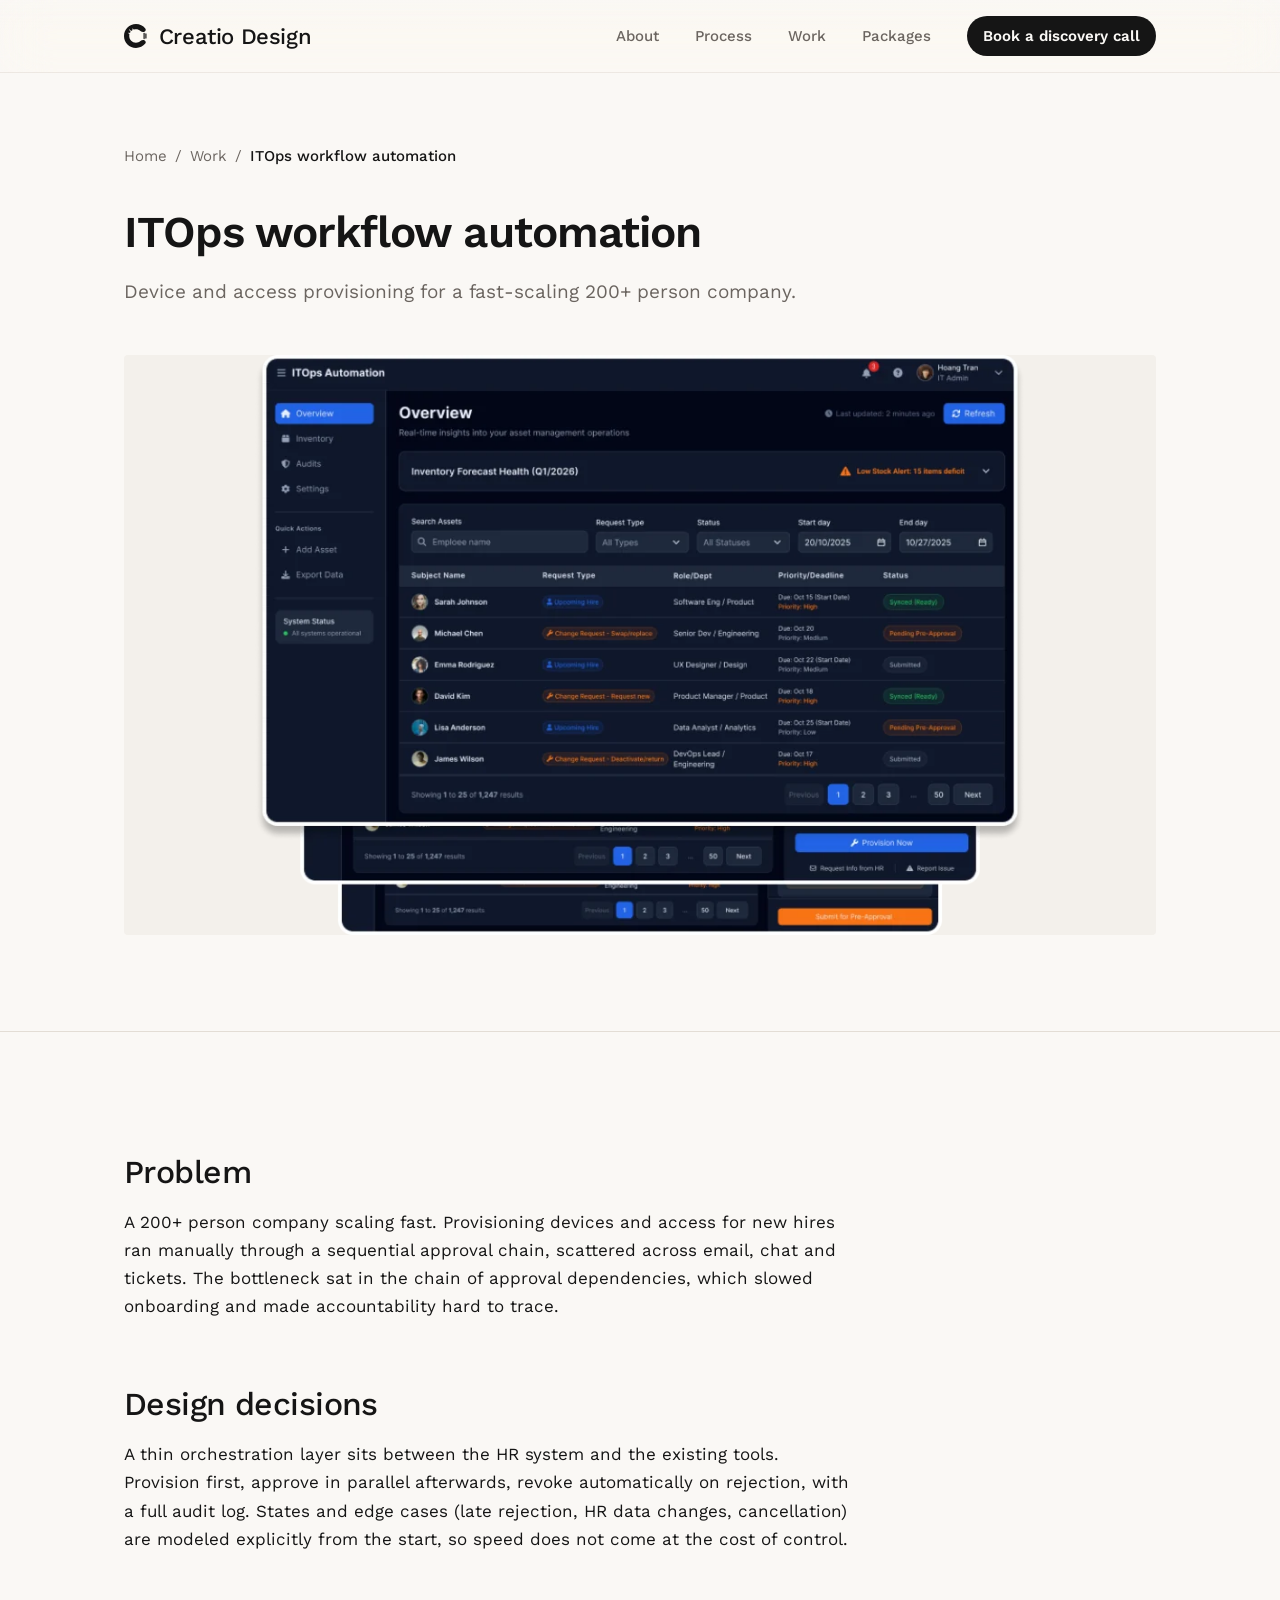
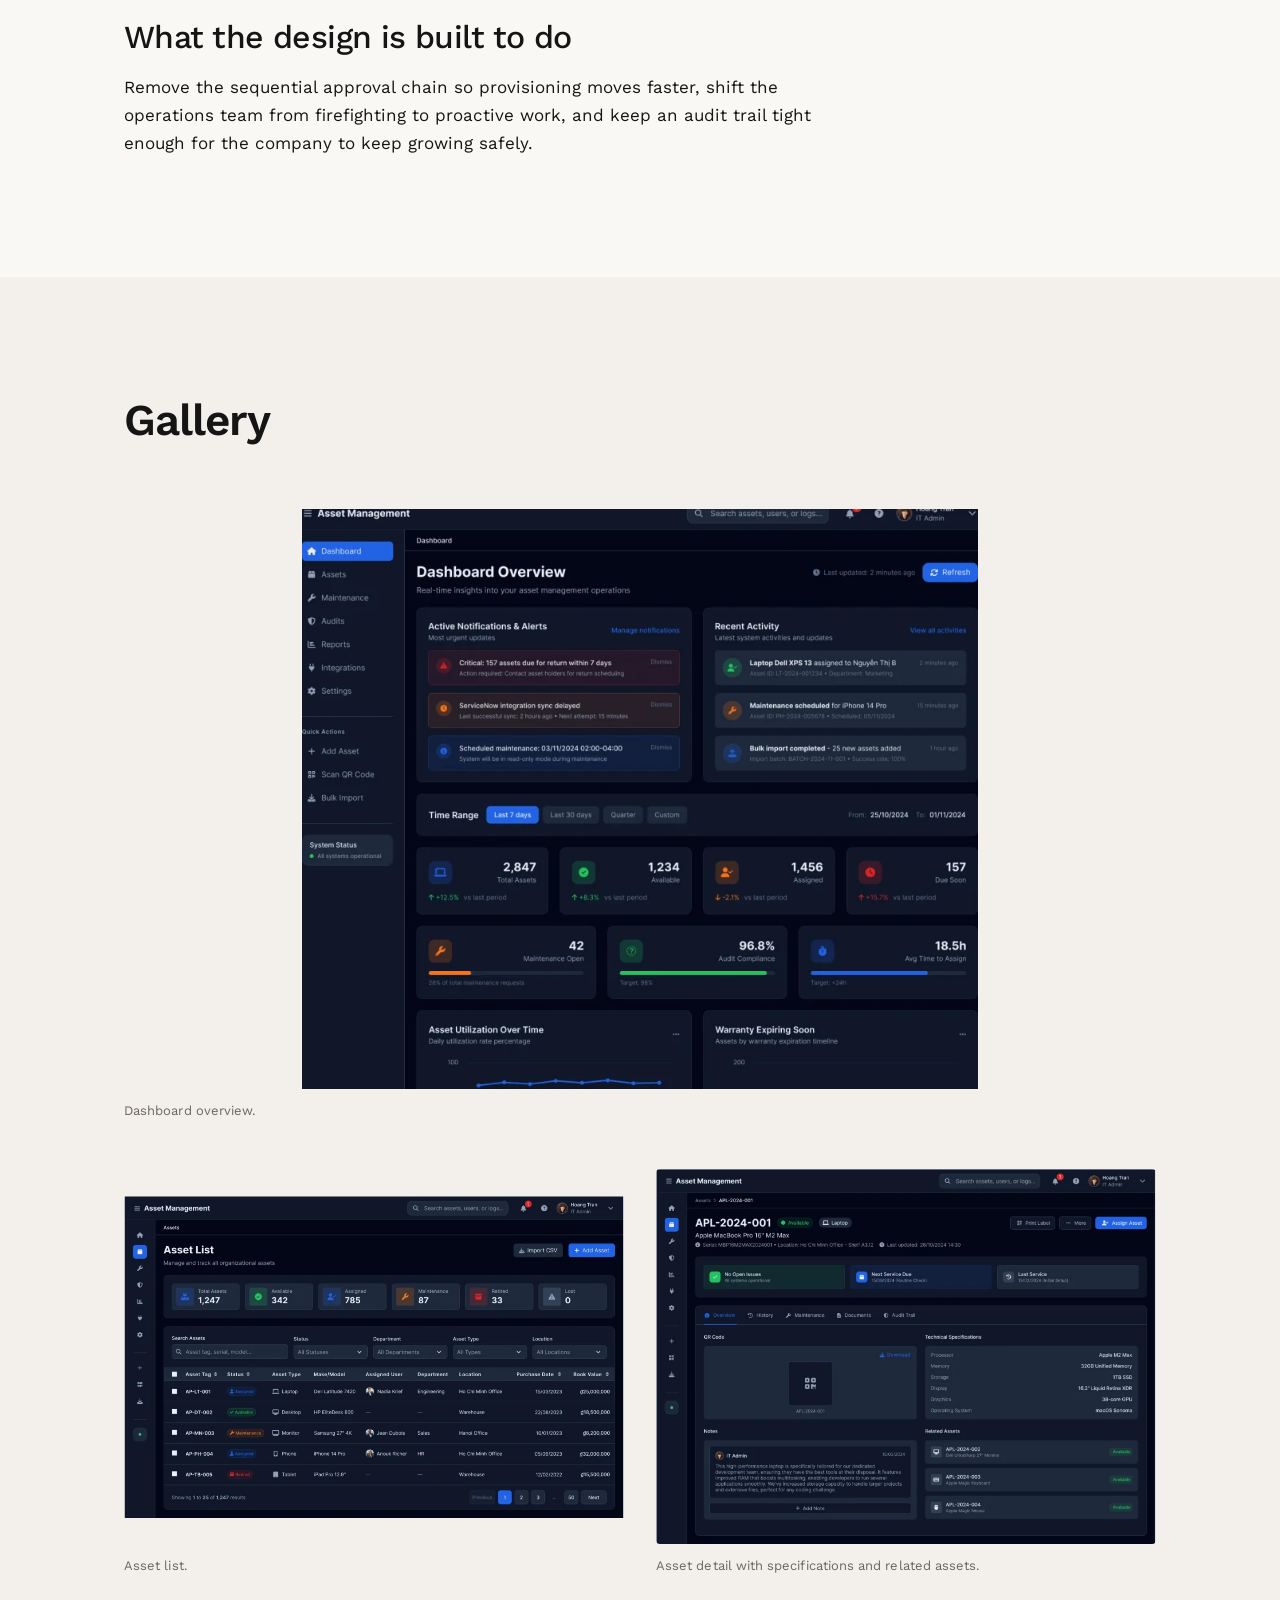
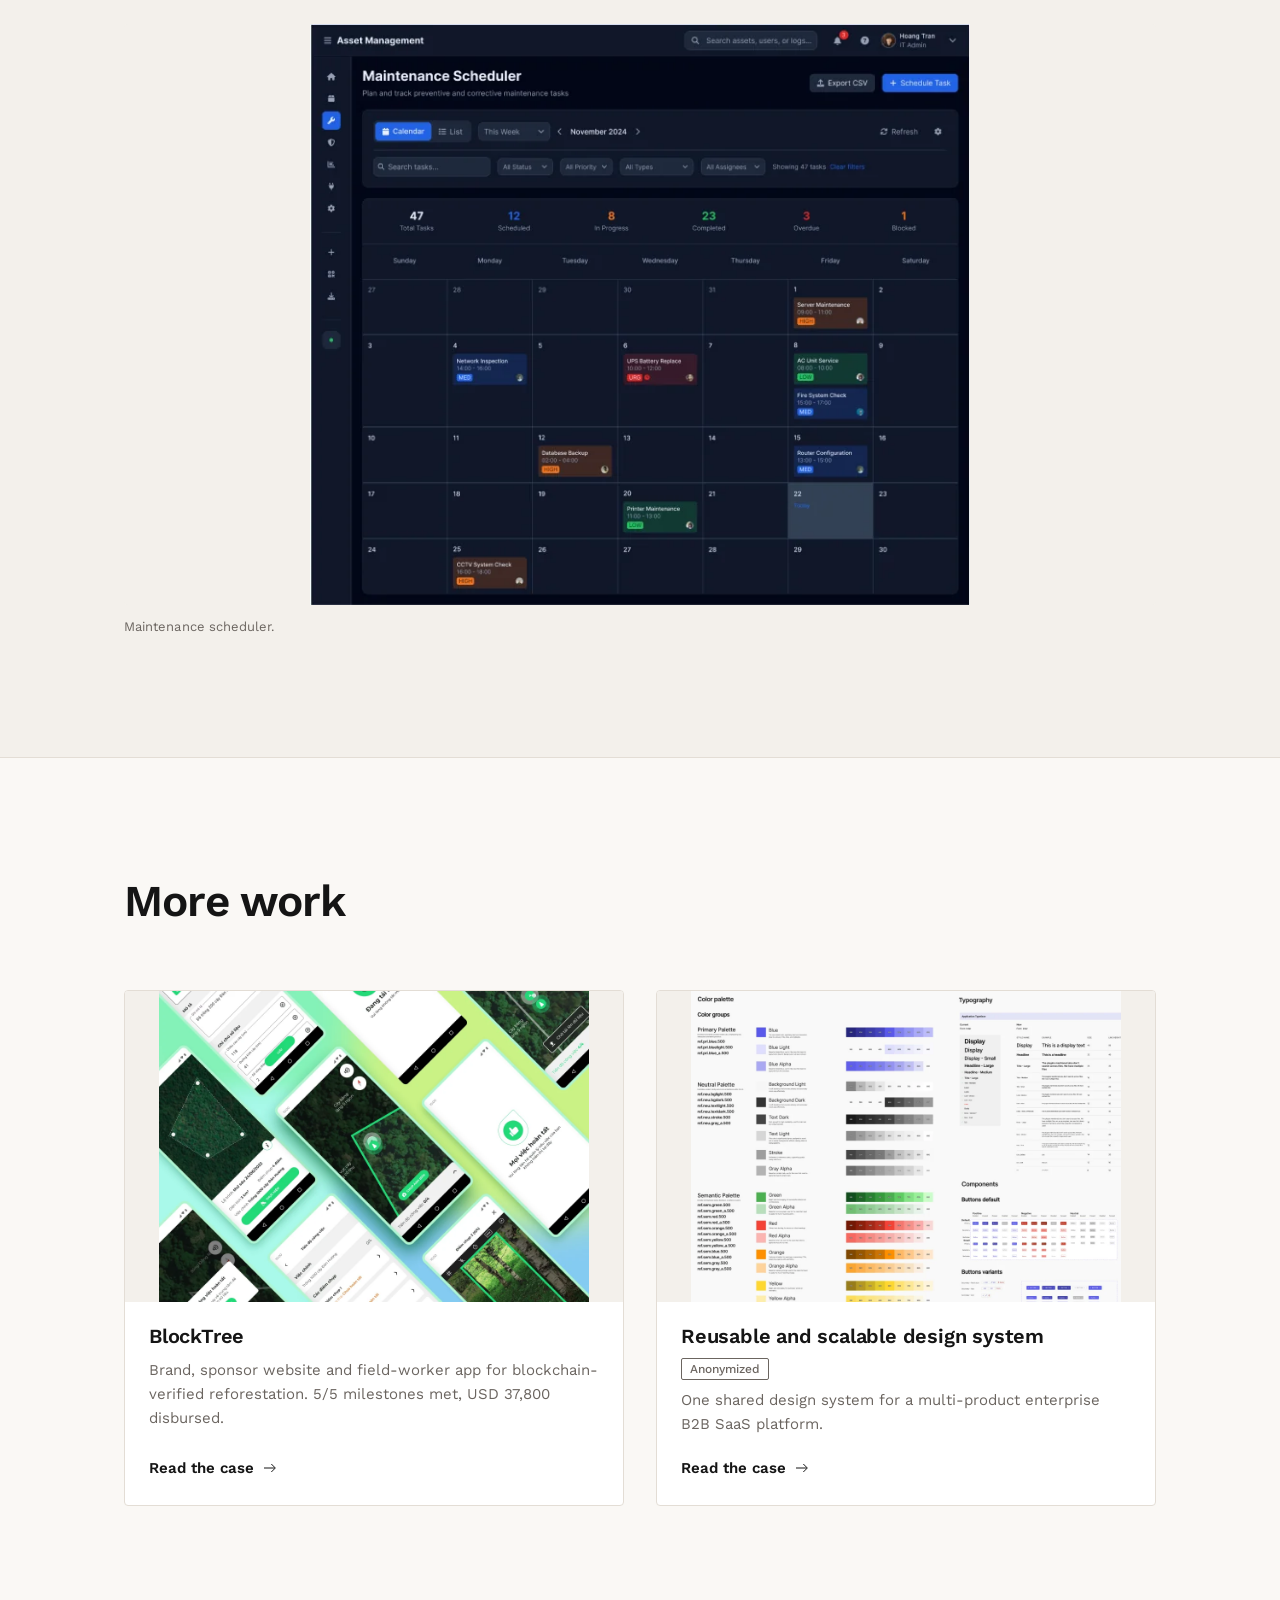
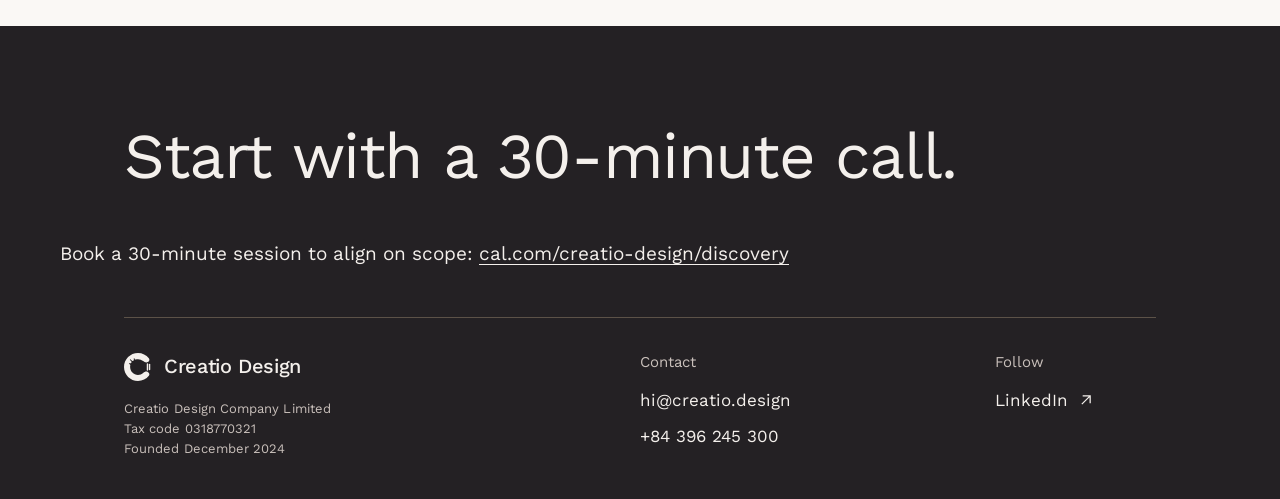
<file: work/itops.html>
<!doctype html>
<html lang="en">
<head>
  <meta charset="utf-8">
  <meta name="viewport" content="width=device-width, initial-scale=1">
  <title>ITOps workflow automation · Creatio Design</title>
  <meta name="description" content="Device and access provisioning for a fast-scaling 200+ person company.">
  <link rel="canonical" href="https://creatio.design/work/itops.html">
  <meta property="og:type" content="article">
  <meta property="og:site_name" content="Creatio Design">
  <meta property="og:title" content="ITOps workflow automation · Creatio Design">
  <meta property="og:description" content="Device and access provisioning for a fast-scaling 200+ person company.">
  <meta property="og:url" content="https://creatio.design/work/itops.html">
  <meta property="og:image" content="https://creatio.design/assets/img/itops-overview.webp">
  <meta name="twitter:card" content="summary_large_image">
  <link rel="icon" href="../favicon.svg" type="image/svg+xml">
  <link rel="preload" href="../design-system/fonts/work-sans-latin-400-normal.woff2" as="font" type="font/woff2" crossorigin>
  <link rel="stylesheet" href="../design-system/fonts.css">
  <link rel="stylesheet" href="../design-system/tokens.css">
  <link rel="stylesheet" href="../design-system/typography.css">
  <link rel="stylesheet" href="../design-system/components.css">
  <link rel="stylesheet" href="../assets/css/site.css">
  <script src="../assets/js/site.js" defer></script>
</head>
<body>
  <svg class="visually-hidden" aria-hidden="true" focusable="false" xmlns="http://www.w3.org/2000/svg">
    <symbol id="mark-small" viewBox="0 0 40 40">
      <path fill="currentColor" d="M20 0C26.2619 0 31.851 2.87816 35.518 7.3835C37.0444 9.25895 36.137 11.9312 33.9741 13.0125C31.8138 14.0926 29.2222 13.1218 27.4047 11.531C25.4263 9.79944 22.8359 8.75 20 8.75C18.8401 8.75 17.7212 8.92571 16.6684 9.25178C16.0616 9.43972 15.3908 9.11894 15.2265 8.50534L15.119 8.10375C15.0297 7.77032 14.687 7.57243 14.3536 7.66177C14.0202 7.75109 13.8224 8.0937 13.9116 8.42706L14.1162 9.19086C14.2821 9.81051 14.0049 10.4569 13.4825 10.8292C13.4457 10.8554 13.4091 10.8818 13.3727 10.9084C12.671 11.4213 11.6829 11.4241 11.0683 10.8095L9.45069 9.19189C9.20664 8.94784 8.81095 8.94784 8.5669 9.19189C8.32285 9.43595 8.32285 9.83163 8.5669 10.0757L10.3292 11.838C10.8945 12.4033 10.92 13.3089 10.4919 13.9839C10.1024 14.5981 9.36662 14.9556 8.66407 14.7675L7.80208 14.5366C7.46871 14.4474 7.12609 14.6452 7.03677 14.9786C6.94743 15.312 7.14531 15.6547 7.47873 15.744L8.08304 15.9058C8.78703 16.0944 9.17464 16.8424 9.01683 17.5539C8.84216 18.3414 8.75 19.1599 8.75 20C8.75 26.2132 13.7868 31.25 20 31.25C22.836 31.25 25.4264 30.2004 27.4048 28.4686C29.2222 26.8778 31.8139 25.9069 33.9742 26.987C36.137 28.0683 37.0445 30.7404 35.5182 32.6158C31.8513 37.1215 26.2622 40 20 40C8.95431 40 0 31.0457 0 20C0 8.9543 8.95431 0 20 0Z"/>
      <path fill="currentColor" d="M33.5 14.75C34.0523 14.75 34.5 15.1977 34.5 15.75V24.25C34.5 24.8023 34.0523 25.25 33.5 25.25C32.9477 25.25 32.5 24.8023 32.5 24.25V15.75C32.5 15.1977 32.9477 14.75 33.5 14.75Z"/>
      <path fill="currentColor" d="M36.5 15.5C37.0523 15.5 37.5 15.9477 37.5 16.5V23.5C37.5 24.0523 37.0523 24.5 36.5 24.5C35.9477 24.5 35.5 24.0523 35.5 23.5V16.5C35.5 15.9477 35.9477 15.5 36.5 15.5Z"/>
    </symbol>
    <symbol id="i-arrow-right" viewBox="0 0 24 24" fill="none" stroke="currentColor" stroke-width="1.5" stroke-linecap="butt" stroke-linejoin="miter"><path d="M3 12h16M14 6l6 6-6 6"/></symbol>
    <symbol id="i-menu" viewBox="0 0 24 24" fill="none" stroke="currentColor" stroke-width="1.5" stroke-linecap="butt" stroke-linejoin="miter"><path d="M4 7h16M4 12h16M4 17h16"/></symbol>
    <symbol id="i-close" viewBox="0 0 24 24" fill="none" stroke="currentColor" stroke-width="1.5" stroke-linecap="butt" stroke-linejoin="miter"><path d="M6 6l12 12M18 6L6 18"/></symbol>
    <symbol id="i-arrow-up-right" viewBox="0 0 24 24" fill="none" stroke="currentColor" stroke-width="1.5" stroke-linecap="butt" stroke-linejoin="miter"><path d="M7 17L17 7M8 7h9v9"/></symbol>
    <symbol id="i-search" viewBox="0 0 24 24" fill="none" stroke="currentColor" stroke-width="1.5" stroke-linecap="butt" stroke-linejoin="miter"><circle cx="11" cy="11" r="7"/><path d="M16.5 16.5L21 21"/></symbol>
    <symbol id="i-check" viewBox="0 0 24 24" fill="none" stroke="currentColor" stroke-width="1.5" stroke-linecap="butt" stroke-linejoin="miter"><path d="M4 12l5 5L20 6"/></symbol>
  </svg>

  <a class="skip-link cds-btn cds-btn--default cds-btn--default-v" href="#main">Skip to content</a>

  <header class="site-header">
    <div class="cds-container site-header__bar">
      <a class="site-brand" href="../" aria-label="Creatio Design, home">
        <svg class="site-brand__mark" width="24" height="24" aria-hidden="true" focusable="false"><use href="#mark-small"/></svg>
        <span class="site-brand__word" aria-hidden="true">Creatio Design</span>
      </a>
      <div class="site-header__actions">
        <nav class="site-nav" aria-label="Primary">
          <span class="site-nav__blob" aria-hidden="true"></span>
          <a class="cds-navitem" href="../#about">About</a>
          <a class="cds-navitem" href="../#process">Process</a>
          <a class="cds-navitem" href="../#work">Work</a>
          <a class="cds-navitem" href="../#packages">Packages</a>
        </nav>
        <a class="cds-btn cds-btn--default-v site-header__cta" href="https://cal.com/creatio-design/discovery">Book a discovery call</a>
        <details class="cds-menu site-menu">
          <summary class="cds-iconbtn cds-iconbtn--md cds-iconbtn--ghost" aria-label="Menu">
            <span class="cds-iconbtn__glyph site-menu__open"><svg class="icon" width="20" height="20" aria-hidden="true" focusable="false"><use href="#i-menu"/></svg></span>
            <span class="cds-iconbtn__glyph site-menu__close"><svg class="icon" width="20" height="20" aria-hidden="true" focusable="false"><use href="#i-close"/></svg></span>
          </summary>
          <nav class="cds-menu__panel cds-menu__panel--right site-menu__panel" aria-label="Primary">
            <a class="cds-menu__item" href="../#about">About</a>
            <a class="cds-menu__item" href="../#process">Process</a>
            <a class="cds-menu__item" href="../#work">Work</a>
            <a class="cds-menu__item" href="../#packages">Packages</a>
            <div class="cds-menu__divider" role="presentation"></div>
            <a class="cds-btn cds-btn--lg cds-btn--default-v site-menu__cta" href="https://cal.com/creatio-design/discovery">Book a discovery call</a>
          </nav>
        </details>
      </div>
    </div>
  </header>

  <main id="main">
    <article>
      <header class="cds-section case-head">
        <div class="cds-container">
          <nav class="cds-crumbs" aria-label="Breadcrumb">
            <a class="cds-crumbs__link" href="../">Home</a>
            <span class="cds-crumbs__sep" aria-hidden="true">/</span>
            <a class="cds-crumbs__link" href="../#work">Work</a>
            <span class="cds-crumbs__sep" aria-hidden="true">/</span>
            <span class="cds-crumbs__current" aria-current="page">ITOps workflow automation</span>
          </nav>
          <div class="case-head__intro">
            <h1 class="cds-h cds-h--h1">ITOps workflow automation</h1>
            <p class="cds-txt cds-txt--body-l cds-txt--secondary">Device and access provisioning for a fast-scaling 200+ person company.</p>
          </div>
          <figure class="case-lead-media">
            <div class="cds-aspect cds-aspect--rounded">
              <img src="../assets/img/itops-overview.webp" width="852" height="643" alt="ITOps Automation overview screen listing provisioning requests and their approval status" fetchpriority="high">
            </div>
          </figure>
        </div>
      </header>

      <section class="cds-section section cds-section--divide-top" aria-label="Case study">
        <div class="cds-container">
          <section class="case-block reveal" aria-labelledby="problem">
            <h2 id="problem" class="cds-h cds-h--h2 case-block__title">Problem</h2>
            <div class="case-block__body">
              <p class="cds-txt cds-txt--body case-block__text">A 200+ person company scaling fast. Provisioning devices and access for new hires ran manually through a sequential approval chain, scattered across email, chat and tickets. The bottleneck sat in the chain of approval dependencies, which slowed onboarding and made accountability hard to trace.</p>
            </div>
          </section>
          <section class="case-block reveal" aria-labelledby="decisions">
            <h2 id="decisions" class="cds-h cds-h--h2 case-block__title">Design decisions</h2>
            <div class="case-block__body">
              <p class="cds-txt cds-txt--body case-block__text">A thin orchestration layer sits between the HR system and the existing tools. Provision first, approve in parallel afterwards, revoke automatically on rejection, with a full audit log. States and edge cases (late rejection, HR data changes, cancellation) are modeled explicitly from the start, so speed does not come at the cost of control.</p>
            </div>
          </section>
          <section class="case-block reveal" aria-labelledby="built-to-do">
            <h2 id="built-to-do" class="cds-h cds-h--h2 case-block__title">What the design is built to do</h2>
            <div class="case-block__body">
              <p class="cds-txt cds-txt--body case-block__text">Remove the sequential approval chain so provisioning moves faster, shift the operations team from firefighting to proactive work, and keep an audit trail tight enough for the company to keep growing safely.</p>
            </div>
          </section>
        </div>
      </section>

      <section class="cds-section cds-section--raised section" aria-labelledby="gallery-title">
        <div class="cds-container">
          <header class="section-head"><h2 id="gallery-title" class="cds-h cds-h--h1">Gallery</h2></header>
          <div class="section-body gallery">
            <figure class="reveal">
              <div class="cds-aspect cds-aspect--rounded">
                <img src="../assets/img/itops-dashboard.webp" width="848" height="728" alt="Asset management dashboard with notifications, recent activity and utilization figures" loading="lazy">
              </div>
              <figcaption class="cds-txt cds-txt--caption cds-txt--secondary">Dashboard overview.</figcaption>
            </figure>
            <figure class="reveal">
              <div class="cds-aspect cds-aspect--rounded">
                <img src="../assets/img/itops-asset-list.webp" width="923" height="595" alt="Asset list table with filters and status" loading="lazy">
              </div>
              <figcaption class="cds-txt cds-txt--caption cds-txt--secondary">Asset list.</figcaption>
            </figure>
            <figure class="reveal">
              <div class="cds-aspect cds-aspect--rounded">
                <img src="../assets/img/itops-asset-detail.webp" width="799" height="599" alt="Asset detail page for a laptop with specifications, notes and related assets" loading="lazy">
              </div>
              <figcaption class="cds-txt cds-txt--caption cds-txt--secondary">Asset detail with specifications and related assets.</figcaption>
            </figure>
            <figure class="reveal">
              <div class="cds-aspect cds-aspect--rounded">
                <img src="../assets/img/itops-scheduler.webp" width="687" height="604" alt="Maintenance scheduler calendar" loading="lazy">
              </div>
              <figcaption class="cds-txt cds-txt--caption cds-txt--secondary">Maintenance scheduler.</figcaption>
            </figure>
          </div>
        </div>
      </section>

      <section class="cds-section section cds-section--divide-top" aria-labelledby="more-title">
        <div class="cds-container">
          <header class="section-head"><h2 id="more-title" class="cds-h cds-h--h1">More work</h2></header>
          <ul class="section-body cds-grid work-grid" role="list">
          <li class="cds-grid__item work-card">
            <a class="cds-workcard work-card__link" href="blocktree.html">
              <div class="cds-aspect">
                <img src="../assets/img/blocktree-app.webp" width="1008" height="728" alt="BlockTree field-worker app screens" loading="lazy">
              </div>
              <div class="cds-workcard__body">
                <h3 class="cds-workcard__title">BlockTree</h3>
                <p class="cds-workcard__meta">Brand, sponsor website and field-worker app for blockchain-verified reforestation. 5/5 milestones met, USD 37,800 disbursed.</p>
                <span class="work-card__more">Read the case <svg class="icon" width="16" height="16" aria-hidden="true" focusable="false"><use href="#i-arrow-right"/></svg></span>
              </div>
            </a>
          </li>
          <li class="cds-grid__item work-card">
            <a class="cds-workcard work-card__link" href="design-system.html">
              <div class="cds-aspect">
                <img src="../assets/img/ds-foundations.webp" width="1008" height="728" alt="Design system foundations: colour palettes, typography and component states" loading="lazy">
              </div>
              <div class="cds-workcard__body">
                <h3 class="cds-workcard__title">Reusable and scalable design system</h3>
                <span class="cds-badge cds-badge--outline">Anonymized</span>
                <p class="cds-workcard__meta">One shared design system for a multi-product enterprise B2B SaaS platform.</p>
                <span class="work-card__more">Read the case <svg class="icon" width="16" height="16" aria-hidden="true" focusable="false"><use href="#i-arrow-right"/></svg></span>
              </div>
            </a>
          </li>
          </ul>
        </div>
      </section>

    </article>
  </main>

  <footer id="contact" class="site-footer" data-theme="dark" aria-labelledby="cta-title">
    <div class="cds-container">
      <h2 id="cta-title" class="site-footer__title">Start with a 30-minute call.</h2>
      <!-- Cal inline embed: CEO-supplied snippet (2026-10-08), loaded by site.js when the footer comes near -->
      <div class="site-footer__cal" id="my-cal-inline-discovery">
        <p class="cds-txt cds-txt--body-l site-footer__fallback">Book a 30-minute session to align on scope: <a class="cta-link" href="https://cal.com/creatio-design/discovery">cal.com/creatio-design/discovery</a></p>
      </div>
      <div class="site-footer__bottom">
        <div class="site-footer__brand">
          <div class="site-footer__lockup">
            <svg class="icon" width="28" height="28" aria-hidden="true" focusable="false"><use href="#mark-small"/></svg>
            <span class="site-footer__name">Creatio Design</span>
          </div>
          <p class="cds-txt cds-txt--caption cds-txt--secondary site-footer__legal">Creatio Design Company Limited<br>Tax code 0318770321<br>Founded December 2024</p>
        </div>
        <div class="site-footer__col">
          <h3 class="cds-txt cds-txt--body-s cds-txt--secondary site-footer__label">Contact</h3>
          <a class="site-footer__link" href="mailto:hi@creatio.design">hi@creatio.design</a>
          <a class="site-footer__link" href="tel:+84396245300">+84 396 245 300</a>
        </div>
        <div class="site-footer__col">
          <h3 class="cds-txt cds-txt--body-s cds-txt--secondary site-footer__label">Follow</h3>
          <a class="site-footer__link" href="https://www.linkedin.com/company/creatio-design-co/" rel="noopener">LinkedIn <svg class="icon" width="20" height="20" aria-hidden="true" focusable="false"><use href="#i-arrow-up-right"/></svg></a>
        </div>
      </div>
    </div>
  </footer>
</body>
</html>
</file>
<file: design-system/fonts.css>
/* Creatio DS web fonts, self-hosted: Work Sans (300 to 700, italic 400 to 600) and Oswald (600, 700).
   Subsets latin, latin-ext and vietnamese, split by unicode-range so browsers fetch only what a page uses.
   Extracted from the creatio-ui-build bundle (@fontsource, SIL OFL). */
@font-face{font-family:'Work Sans';font-style:normal;font-weight:300;font-display:swap;src:url('fonts/work-sans-vietnamese-300-normal.woff2') format('woff2');unicode-range:U+0102-0103,U+0110-0111,U+0128-0129,U+0168-0169,U+01A0-01A1,U+01AF-01B0,U+0300-0301,U+0303-0304,U+0308-0309,U+0323,U+0329,U+1EA0-1EF9,U+20AB;}
@font-face{font-family:'Work Sans';font-style:normal;font-weight:300;font-display:swap;src:url('fonts/work-sans-latin-ext-300-normal.woff2') format('woff2');unicode-range:U+0100-02BA,U+02BD-02C5,U+02C7-02CC,U+02CE-02D7,U+02DD-02FF,U+0304,U+0308,U+0329,U+1D00-1DBF,U+1E00-1E9F,U+1EF2-1EFF,U+2020,U+20A0-20AB,U+20AD-20C0,U+2113,U+2C60-2C7F,U+A720-A7FF;}
@font-face{font-family:'Work Sans';font-style:normal;font-weight:300;font-display:swap;src:url('fonts/work-sans-latin-300-normal.woff2') format('woff2');unicode-range:U+0000-00FF,U+0131,U+0152-0153,U+02BB-02BC,U+02C6,U+02DA,U+02DC,U+0304,U+0308,U+0329,U+2000-206F,U+20AC,U+2122,U+2191,U+2193,U+2212,U+2215,U+FEFF,U+FFFD;}
@font-face{font-family:'Work Sans';font-style:normal;font-weight:400;font-display:swap;src:url('fonts/work-sans-vietnamese-400-normal.woff2') format('woff2');unicode-range:U+0102-0103,U+0110-0111,U+0128-0129,U+0168-0169,U+01A0-01A1,U+01AF-01B0,U+0300-0301,U+0303-0304,U+0308-0309,U+0323,U+0329,U+1EA0-1EF9,U+20AB;}
@font-face{font-family:'Work Sans';font-style:normal;font-weight:400;font-display:swap;src:url('fonts/work-sans-latin-ext-400-normal.woff2') format('woff2');unicode-range:U+0100-02BA,U+02BD-02C5,U+02C7-02CC,U+02CE-02D7,U+02DD-02FF,U+0304,U+0308,U+0329,U+1D00-1DBF,U+1E00-1E9F,U+1EF2-1EFF,U+2020,U+20A0-20AB,U+20AD-20C0,U+2113,U+2C60-2C7F,U+A720-A7FF;}
@font-face{font-family:'Work Sans';font-style:normal;font-weight:400;font-display:swap;src:url('fonts/work-sans-latin-400-normal.woff2') format('woff2');unicode-range:U+0000-00FF,U+0131,U+0152-0153,U+02BB-02BC,U+02C6,U+02DA,U+02DC,U+0304,U+0308,U+0329,U+2000-206F,U+20AC,U+2122,U+2191,U+2193,U+2212,U+2215,U+FEFF,U+FFFD;}
@font-face{font-family:'Work Sans';font-style:normal;font-weight:500;font-display:swap;src:url('fonts/work-sans-vietnamese-500-normal.woff2') format('woff2');unicode-range:U+0102-0103,U+0110-0111,U+0128-0129,U+0168-0169,U+01A0-01A1,U+01AF-01B0,U+0300-0301,U+0303-0304,U+0308-0309,U+0323,U+0329,U+1EA0-1EF9,U+20AB;}
@font-face{font-family:'Work Sans';font-style:normal;font-weight:500;font-display:swap;src:url('fonts/work-sans-latin-ext-500-normal.woff2') format('woff2');unicode-range:U+0100-02BA,U+02BD-02C5,U+02C7-02CC,U+02CE-02D7,U+02DD-02FF,U+0304,U+0308,U+0329,U+1D00-1DBF,U+1E00-1E9F,U+1EF2-1EFF,U+2020,U+20A0-20AB,U+20AD-20C0,U+2113,U+2C60-2C7F,U+A720-A7FF;}
@font-face{font-family:'Work Sans';font-style:normal;font-weight:500;font-display:swap;src:url('fonts/work-sans-latin-500-normal.woff2') format('woff2');unicode-range:U+0000-00FF,U+0131,U+0152-0153,U+02BB-02BC,U+02C6,U+02DA,U+02DC,U+0304,U+0308,U+0329,U+2000-206F,U+20AC,U+2122,U+2191,U+2193,U+2212,U+2215,U+FEFF,U+FFFD;}
@font-face{font-family:'Work Sans';font-style:normal;font-weight:600;font-display:swap;src:url('fonts/work-sans-vietnamese-600-normal.woff2') format('woff2');unicode-range:U+0102-0103,U+0110-0111,U+0128-0129,U+0168-0169,U+01A0-01A1,U+01AF-01B0,U+0300-0301,U+0303-0304,U+0308-0309,U+0323,U+0329,U+1EA0-1EF9,U+20AB;}
@font-face{font-family:'Work Sans';font-style:normal;font-weight:600;font-display:swap;src:url('fonts/work-sans-latin-ext-600-normal.woff2') format('woff2');unicode-range:U+0100-02BA,U+02BD-02C5,U+02C7-02CC,U+02CE-02D7,U+02DD-02FF,U+0304,U+0308,U+0329,U+1D00-1DBF,U+1E00-1E9F,U+1EF2-1EFF,U+2020,U+20A0-20AB,U+20AD-20C0,U+2113,U+2C60-2C7F,U+A720-A7FF;}
@font-face{font-family:'Work Sans';font-style:normal;font-weight:600;font-display:swap;src:url('fonts/work-sans-latin-600-normal.woff2') format('woff2');unicode-range:U+0000-00FF,U+0131,U+0152-0153,U+02BB-02BC,U+02C6,U+02DA,U+02DC,U+0304,U+0308,U+0329,U+2000-206F,U+20AC,U+2122,U+2191,U+2193,U+2212,U+2215,U+FEFF,U+FFFD;}
@font-face{font-family:'Work Sans';font-style:normal;font-weight:700;font-display:swap;src:url('fonts/work-sans-vietnamese-700-normal.woff2') format('woff2');unicode-range:U+0102-0103,U+0110-0111,U+0128-0129,U+0168-0169,U+01A0-01A1,U+01AF-01B0,U+0300-0301,U+0303-0304,U+0308-0309,U+0323,U+0329,U+1EA0-1EF9,U+20AB;}
@font-face{font-family:'Work Sans';font-style:normal;font-weight:700;font-display:swap;src:url('fonts/work-sans-latin-ext-700-normal.woff2') format('woff2');unicode-range:U+0100-02BA,U+02BD-02C5,U+02C7-02CC,U+02CE-02D7,U+02DD-02FF,U+0304,U+0308,U+0329,U+1D00-1DBF,U+1E00-1E9F,U+1EF2-1EFF,U+2020,U+20A0-20AB,U+20AD-20C0,U+2113,U+2C60-2C7F,U+A720-A7FF;}
@font-face{font-family:'Work Sans';font-style:normal;font-weight:700;font-display:swap;src:url('fonts/work-sans-latin-700-normal.woff2') format('woff2');unicode-range:U+0000-00FF,U+0131,U+0152-0153,U+02BB-02BC,U+02C6,U+02DA,U+02DC,U+0304,U+0308,U+0329,U+2000-206F,U+20AC,U+2122,U+2191,U+2193,U+2212,U+2215,U+FEFF,U+FFFD;}
@font-face{font-family:'Work Sans';font-style:italic;font-weight:400;font-display:swap;src:url('fonts/work-sans-vietnamese-400-italic.woff2') format('woff2');unicode-range:U+0102-0103,U+0110-0111,U+0128-0129,U+0168-0169,U+01A0-01A1,U+01AF-01B0,U+0300-0301,U+0303-0304,U+0308-0309,U+0323,U+0329,U+1EA0-1EF9,U+20AB;}
@font-face{font-family:'Work Sans';font-style:italic;font-weight:400;font-display:swap;src:url('fonts/work-sans-latin-ext-400-italic.woff2') format('woff2');unicode-range:U+0100-02BA,U+02BD-02C5,U+02C7-02CC,U+02CE-02D7,U+02DD-02FF,U+0304,U+0308,U+0329,U+1D00-1DBF,U+1E00-1E9F,U+1EF2-1EFF,U+2020,U+20A0-20AB,U+20AD-20C0,U+2113,U+2C60-2C7F,U+A720-A7FF;}
@font-face{font-family:'Work Sans';font-style:italic;font-weight:400;font-display:swap;src:url('fonts/work-sans-latin-400-italic.woff2') format('woff2');unicode-range:U+0000-00FF,U+0131,U+0152-0153,U+02BB-02BC,U+02C6,U+02DA,U+02DC,U+0304,U+0308,U+0329,U+2000-206F,U+20AC,U+2122,U+2191,U+2193,U+2212,U+2215,U+FEFF,U+FFFD;}
@font-face{font-family:'Work Sans';font-style:italic;font-weight:500;font-display:swap;src:url('fonts/work-sans-vietnamese-500-italic.woff2') format('woff2');unicode-range:U+0102-0103,U+0110-0111,U+0128-0129,U+0168-0169,U+01A0-01A1,U+01AF-01B0,U+0300-0301,U+0303-0304,U+0308-0309,U+0323,U+0329,U+1EA0-1EF9,U+20AB;}
@font-face{font-family:'Work Sans';font-style:italic;font-weight:500;font-display:swap;src:url('fonts/work-sans-latin-ext-500-italic.woff2') format('woff2');unicode-range:U+0100-02BA,U+02BD-02C5,U+02C7-02CC,U+02CE-02D7,U+02DD-02FF,U+0304,U+0308,U+0329,U+1D00-1DBF,U+1E00-1E9F,U+1EF2-1EFF,U+2020,U+20A0-20AB,U+20AD-20C0,U+2113,U+2C60-2C7F,U+A720-A7FF;}
@font-face{font-family:'Work Sans';font-style:italic;font-weight:500;font-display:swap;src:url('fonts/work-sans-latin-500-italic.woff2') format('woff2');unicode-range:U+0000-00FF,U+0131,U+0152-0153,U+02BB-02BC,U+02C6,U+02DA,U+02DC,U+0304,U+0308,U+0329,U+2000-206F,U+20AC,U+2122,U+2191,U+2193,U+2212,U+2215,U+FEFF,U+FFFD;}
@font-face{font-family:'Work Sans';font-style:italic;font-weight:600;font-display:swap;src:url('fonts/work-sans-vietnamese-600-italic.woff2') format('woff2');unicode-range:U+0102-0103,U+0110-0111,U+0128-0129,U+0168-0169,U+01A0-01A1,U+01AF-01B0,U+0300-0301,U+0303-0304,U+0308-0309,U+0323,U+0329,U+1EA0-1EF9,U+20AB;}
@font-face{font-family:'Work Sans';font-style:italic;font-weight:600;font-display:swap;src:url('fonts/work-sans-latin-ext-600-italic.woff2') format('woff2');unicode-range:U+0100-02BA,U+02BD-02C5,U+02C7-02CC,U+02CE-02D7,U+02DD-02FF,U+0304,U+0308,U+0329,U+1D00-1DBF,U+1E00-1E9F,U+1EF2-1EFF,U+2020,U+20A0-20AB,U+20AD-20C0,U+2113,U+2C60-2C7F,U+A720-A7FF;}
@font-face{font-family:'Work Sans';font-style:italic;font-weight:600;font-display:swap;src:url('fonts/work-sans-latin-600-italic.woff2') format('woff2');unicode-range:U+0000-00FF,U+0131,U+0152-0153,U+02BB-02BC,U+02C6,U+02DA,U+02DC,U+0304,U+0308,U+0329,U+2000-206F,U+20AC,U+2122,U+2191,U+2193,U+2212,U+2215,U+FEFF,U+FFFD;}
@font-face{font-family:'Oswald';font-style:normal;font-weight:600;font-display:swap;src:url('fonts/oswald-vietnamese-600-normal.woff2') format('woff2');unicode-range:U+0102-0103,U+0110-0111,U+0128-0129,U+0168-0169,U+01A0-01A1,U+01AF-01B0,U+0300-0301,U+0303-0304,U+0308-0309,U+0323,U+0329,U+1EA0-1EF9,U+20AB;}
@font-face{font-family:'Oswald';font-style:normal;font-weight:600;font-display:swap;src:url('fonts/oswald-latin-ext-600-normal.woff2') format('woff2');unicode-range:U+0100-02BA,U+02BD-02C5,U+02C7-02CC,U+02CE-02D7,U+02DD-02FF,U+0304,U+0308,U+0329,U+1D00-1DBF,U+1E00-1E9F,U+1EF2-1EFF,U+2020,U+20A0-20AB,U+20AD-20C0,U+2113,U+2C60-2C7F,U+A720-A7FF;}
@font-face{font-family:'Oswald';font-style:normal;font-weight:600;font-display:swap;src:url('fonts/oswald-latin-600-normal.woff2') format('woff2');unicode-range:U+0000-00FF,U+0131,U+0152-0153,U+02BB-02BC,U+02C6,U+02DA,U+02DC,U+0304,U+0308,U+0329,U+2000-206F,U+20AC,U+2122,U+2191,U+2193,U+2212,U+2215,U+FEFF,U+FFFD;}
@font-face{font-family:'Oswald';font-style:normal;font-weight:700;font-display:swap;src:url('fonts/oswald-vietnamese-700-normal.woff2') format('woff2');unicode-range:U+0102-0103,U+0110-0111,U+0128-0129,U+0168-0169,U+01A0-01A1,U+01AF-01B0,U+0300-0301,U+0303-0304,U+0308-0309,U+0323,U+0329,U+1EA0-1EF9,U+20AB;}
@font-face{font-family:'Oswald';font-style:normal;font-weight:700;font-display:swap;src:url('fonts/oswald-latin-ext-700-normal.woff2') format('woff2');unicode-range:U+0100-02BA,U+02BD-02C5,U+02C7-02CC,U+02CE-02D7,U+02DD-02FF,U+0304,U+0308,U+0329,U+1D00-1DBF,U+1E00-1E9F,U+1EF2-1EFF,U+2020,U+20A0-20AB,U+20AD-20C0,U+2113,U+2C60-2C7F,U+A720-A7FF;}
@font-face{font-family:'Oswald';font-style:normal;font-weight:700;font-display:swap;src:url('fonts/oswald-latin-700-normal.woff2') format('woff2');unicode-range:U+0000-00FF,U+0131,U+0152-0153,U+02BB-02BC,U+02C6,U+02DA,U+02DC,U+0304,U+0308,U+0329,U+2000-206F,U+20AC,U+2122,U+2191,U+2193,U+2212,U+2215,U+FEFF,U+FFFD;}
</file>
<file: design-system/tokens.css>
/* Creatio Design System tokens for creatio.design.
   Source of truth: Design System artifact tokens.json (Claude Design project c10462fd, synced 2026-09-26).
   Tiers the JSON does not carry (font weights, motion, sizes behind controls) come from the creatio-ui-build mirror (31/08).
   Generated by scripts/gen_tokens.py. Do not edit by hand: change the DS, then regenerate. */
:root {
  /* ---- ref: literals (mirror, non-colour) ---- */
  --ref-space-4: 4px;
  --ref-space-8: 8px;
  --ref-space-12: 12px;
  --ref-space-16: 16px;
  --ref-space-20: 20px;
  --ref-space-24: 24px;
  --ref-space-28: 28px;
  --ref-space-32: 32px;
  --ref-space-40: 40px;
  --ref-space-48: 48px;
  --ref-space-56: 56px;
  --ref-space-64: 64px;
  --ref-space-72: 72px;
  --ref-space-88: 88px;
  --ref-space-96: 96px;
  --ref-space-120: 120px;
  --ref-radius-0: 0;
  --ref-radius-2: 2px;
  --ref-radius-4: 4px;
  --ref-radius-999: 999px;
  --ref-font-weight-300: 300;
  --ref-font-weight-400: 400;
  --ref-font-weight-500: 500;
  --ref-font-weight-600: 600;
  --ref-font-weight-700: 700;
  --ref-border-1: 1px;
  --ref-border-2: 2px;
  --ref-size-6: 6px;
  --ref-size-8: 8px;
  --ref-size-16: 16px;
  --ref-size-18: 18px;
  --ref-size-20: 20px;
  --ref-size-24: 24px;
  --ref-size-32: 32px;
  --ref-size-36: 36px;
  --ref-size-40: 40px;
  --ref-size-48: 48px;
  --ref-opacity-40: 0.40;
  --ref-opacity-70: 0.70;
  --ref-duration-instant: 40ms;
  --ref-duration-fast: 120ms;
  --ref-duration-slow: 200ms;
  --ref-ease-standard: cubic-bezier(0.2, 0, 0, 1);
  --ref-z-20: 20;
  --ref-z-40: 40;
  --ref-z-60: 60;
  --ref-z-70: 70;
  --ref-z-90: 90;
  /* ---- ref: colour literals (artifact) ---- */
  --ref-color-ink-900: #151515;
  --ref-color-warm-paper-50: #faf8f5;
  --ref-color-warm-paper-100: #f3f0eb;
  --ref-color-warm-grey-500: #6b6560;
  --ref-color-warm-grey-200: #e3ddd5;
  --ref-color-paper-white: #ffffff;
  --ref-color-ink-900-dark: #f4f0ec;
  --ref-color-warm-grey-500-dark: #c9c0bb;
  --ref-color-warm-paper-50-dark: #242124;
  --ref-color-warm-paper-100-dark: #3f3939;
  --ref-color-warm-grey-200-dark: #5c5248;
  --ref-color-clay-500-dark: #c08081;
  --ref-color-moss-500-dark: #8fbc8f;
  --ref-color-ink-900-a8: rgba(21, 21, 21, 0.08);
  --ref-color-ink-900-a12: rgba(21, 21, 21, 0.12);
  --ref-color-ink-900-a60: rgba(21, 21, 21, 0.6);
  --ref-color-warm-grey-500-a70: rgba(107, 101, 96, 0.7);
  --ref-color-warm-grey-500-dark-a70: rgba(201, 192, 187, 0.7);
  --ref-color-warm-paper-50-a66: rgba(250, 248, 245, 0.66);
  --ref-color-warm-paper-50-dark-a62: rgba(36, 33, 36, 0.62);
  --ref-color-clay-50: #fef4f3;
  --ref-color-clay-100: #fee7e3;
  --ref-color-clay-200: #fecdc6;
  --ref-color-clay-300: #f0a99f;
  --ref-color-clay-400: #c8847b;
  --ref-color-clay-500: #9c5c54;
  --ref-color-clay-600: #81443c;
  --ref-color-clay-700: #6f332d;
  --ref-color-clay-800: #552a25;
  --ref-color-clay-900: #431a16;
  --ref-color-moss-50: #f3f9f0;
  --ref-color-moss-100: #e6f1e1;
  --ref-color-moss-200: #cfe2c6;
  --ref-color-moss-300: #adc7a1;
  --ref-color-moss-400: #88a17c;
  --ref-color-moss-500: #5e7355;
  --ref-color-moss-600: #49603e;
  --ref-color-moss-700: #394f2e;
  --ref-color-moss-800: #2d3d26;
  --ref-color-moss-900: #1f2e17;
  --ref-color-rust-50: #fff4f0;
  --ref-color-rust-100: #fee8de;
  --ref-color-rust-200: #ffcfb9;
  --ref-color-rust-300: #fea47c;
  --ref-color-rust-400: #d57f57;
  --ref-color-rust-500: #aa5830;
  --ref-color-rust-600: #8c3d12;
  --ref-color-rust-700: #772e00;
  --ref-color-rust-800: #5c2507;
  --ref-color-rust-900: #471800;
  --ref-color-slate-50: #f1f8fe;
  --ref-color-slate-100: #e0effe;
  --ref-color-slate-200: #c3defb;
  --ref-color-slate-300: #9cc2ea;
  --ref-color-slate-400: #779cc2;
  --ref-color-slate-500: #527599;
  --ref-color-slate-600: #385b7e;
  --ref-color-slate-700: #284a6c;
  --ref-color-slate-800: #223a52;
  --ref-color-slate-900: #132a42;
  --ref-color-amber-50: #fff6e4;
  --ref-color-amber-100: #ffebc1;
  --ref-color-amber-200: #fbd688;
  --ref-color-amber-300: #eab532;
  --ref-color-amber-400: #bf9007;
  --ref-color-amber-500: #8f6b02;
  --ref-color-amber-600: #705301;
  --ref-color-amber-700: #5c4300;
  --ref-color-amber-800: #483402;
  --ref-color-amber-900: #362601;
  --ref-color-plum-50: #fff3fa;
  --ref-color-plum-100: #fee4f4;
  --ref-color-plum-200: #ffc7eb;
  --ref-color-plum-300: #eea2d4;
  --ref-color-plum-400: #c57dae;
  --ref-color-plum-500: #9b5686;
  --ref-color-plum-600: #7f3c6b;
  --ref-color-plum-700: #6d2c5a;
  --ref-color-plum-800: #532545;
  --ref-color-plum-900: #421535;
  --ref-color-cobalt-50: #f3f7ff;
  --ref-color-cobalt-100: #e3edff;
  --ref-color-cobalt-200: #c8dcfe;
  --ref-color-cobalt-300: #9bbeff;
  --ref-color-cobalt-400: #6095fa;
  --ref-color-cobalt-500: #3a6cce;
  --ref-color-cobalt-600: #2151af;
  --ref-color-cobalt-700: #0f3f9c;
  --ref-color-cobalt-800: #113375;
  --ref-color-cobalt-900: #032262;
  --ref-color-green-50: #edfcea;
  --ref-color-green-100: #dbf6d5;
  --ref-color-green-200: #bbeab1;
  --ref-color-green-300: #90d281;
  --ref-color-green-400: #6bac5c;
  --ref-color-green-500: #448335;
  --ref-color-green-600: #296818;
  --ref-color-green-700: #165701;
  --ref-color-green-800: #17430b;
  --ref-color-green-900: #093300;
  --ref-color-violet-50: #f7f5ff;
  --ref-color-violet-100: #eeeafe;
  --ref-color-violet-200: #ddd4ff;
  --ref-color-violet-300: #c3affe;
  --ref-color-violet-400: #9e87e0;
  --ref-color-violet-500: #7860b5;
  --ref-color-violet-600: #5f4598;
  --ref-color-violet-700: #4f3485;
  --ref-color-violet-800: #3d2b64;
  --ref-color-violet-900: #2e1b53;
  --ref-color-olive-50: #f7f9e5;
  --ref-color-olive-100: #eef0cc;
  --ref-color-olive-200: #dee09f;
  --ref-color-olive-300: #c2c564;
  --ref-color-olive-400: #9d9e3d;
  --ref-color-olive-500: #767700;
  --ref-color-olive-600: #5c5c01;
  --ref-color-olive-700: #4b4b02;
  --ref-color-olive-800: #3b3b00;
  --ref-color-olive-900: #2b2b01;
  --ref-color-cerulean-50: #eef9ff;
  --ref-color-cerulean-100: #d8f1ff;
  --ref-color-cerulean-200: #aee4fe;
  --ref-color-cerulean-300: #60ccfc;
  --ref-color-cerulean-400: #32a5d4;
  --ref-color-cerulean-500: #077ca4;
  --ref-color-cerulean-600: #056180;
  --ref-color-cerulean-700: #044f69;
  --ref-color-cerulean-800: #033e53;
  --ref-color-cerulean-900: #002d3f;
  --ref-color-terracotta-50: #fef4f2;
  --ref-color-terracotta-100: #ffe7e0;
  --ref-color-terracotta-200: #fecec2;
  --ref-color-terracotta-300: #ffa28a;
  --ref-color-terracotta-400: #dc785f;
  --ref-color-terracotta-500: #b05139;
  --ref-color-terracotta-600: #92361f;
  --ref-color-terracotta-700: #7f230b;
  --ref-color-terracotta-800: #602010;
  --ref-color-terracotta-900: #4e0e00;
  /* ---- sys: non-colour (artifact) ---- */
  --sys-space-4: 4px;
  --sys-space-8: 8px;
  --sys-space-12: 12px;
  --sys-space-16: 16px;
  --sys-space-20: 20px;
  --sys-space-24: 24px;
  --sys-space-28: 28px;
  --sys-space-32: 32px;
  --sys-space-40: 40px;
  --sys-space-48: 48px;
  --sys-space-56: 56px;
  --sys-space-64: 64px;
  --sys-space-72: 72px;
  --sys-space-88: 88px;
  --sys-space-96: 96px;
  --sys-space-120: 120px;
  --sys-container-max: 1160px;
  --sys-container-narrow: 760px;
  --sys-container-wide: 1320px;
  --sys-gutter-mobile: 24px;
  --sys-gutter-tablet: 40px;
  --sys-grid-gap: 24px;
  --sys-section-pad-mobile: 48px;
  --sys-section-pad-tablet: 64px;
  --sys-section-pad-desktop: 96px;
  --sys-radius-button: 2px;
  --sys-radius-input: 2px;
  --sys-radius-chip: 2px;
  --sys-radius-card: 4px;
  --sys-radius-modal: 4px;
  --sys-radius-indicator: 999px;
  --sys-border-width-hairline: 1px;
  --sys-border-width-strong: 2px;
  --sys-focus-ring-width: 2px;
  --sys-focus-ring-offset: 2px;
  --sys-opacity-disabled: 0.4;
  --sys-opacity-muted: 0.7;
  --sys-control-h-sm: 32px;
  --sys-control-h-md: 40px;
  --sys-control-h-lg: 48px;
  --sys-control-box: 18px;
  --sys-control-icon-sm: 16px;
  --sys-control-icon-md: 20px;
  --sys-control-icon-lg: 24px;
  --sys-control-dot: 6px;
  --sys-control-radio-dot: 8px;
  --sys-control-switch-w: 36px;
  --sys-control-switch-h: 20px;
  --sys-control-bar: 8px;
  --sys-z-sticky: 20;
  --sys-z-dropdown: 40;
  --sys-z-overlay: 60;
  --sys-z-modal: 70;
  --sys-z-toast: 90;
  /* ---- sys: non-colour tiers only the mirror carries ---- */
  --sys-weight-display: var(--ref-font-weight-300);
  --sys-weight-body: var(--ref-font-weight-400);
  --sys-weight-label: var(--ref-font-weight-500);
  --sys-weight-emphasis: var(--ref-font-weight-600);
  --sys-weight-strong: var(--ref-font-weight-700);
  --sys-motion-press: var(--ref-duration-instant);
  --sys-motion-ui: var(--ref-duration-fast);
  --sys-motion-overlay: var(--ref-duration-slow);
  --sys-ease-standard: var(--ref-ease-standard);
  /* ---- sys: colour roles, light (artifact) ---- */
  --sys-color-text-primary: var(--ref-color-ink-900);
  --sys-color-text-secondary: var(--ref-color-warm-grey-500);
  --sys-color-text-on-fill: var(--ref-color-warm-paper-50);
  --sys-color-text-placeholder: var(--ref-color-warm-grey-500-a70);
  --sys-color-surface-base: var(--ref-color-warm-paper-50);
  --sys-color-surface-raised: var(--ref-color-warm-paper-100);
  --sys-color-surface-input: var(--ref-color-paper-white);
  --sys-color-surface-fill: var(--ref-color-ink-900);
  --sys-color-border-hairline: var(--ref-color-warm-grey-200);
  --sys-color-border-strong: var(--ref-color-warm-grey-500);
  --sys-color-border-active: var(--ref-color-ink-900);
  --sys-overlay-hover: var(--ref-color-ink-900-a8);
  --sys-overlay-press: var(--ref-color-ink-900-a12);
  --sys-color-scrim: var(--ref-color-ink-900-a60);
  --sys-focus-ring-color: var(--sys-color-text-primary);
  --sys-focus-ring-gap-color: var(--sys-color-surface-base);
  --sys-aurora-light-base: var(--ref-color-warm-paper-50);
  --sys-aurora-light-scrim: var(--ref-color-warm-paper-50-a66);
  --sys-aurora-dark-base: var(--ref-color-warm-paper-50-dark);
  --sys-aurora-dark-scrim: var(--ref-color-warm-paper-50-dark-a62);
  --sys-color-danger-text: var(--ref-color-clay-500);
  --sys-color-danger-subtle: var(--ref-color-clay-50);
  --sys-color-danger-border: var(--ref-color-clay-500);
  --sys-color-danger-fill: var(--ref-color-clay-500);
  --sys-color-danger-on-fill: var(--ref-color-warm-paper-50);
  --sys-color-warning-text: var(--ref-color-rust-600);
  --sys-color-warning-subtle: var(--ref-color-rust-50);
  --sys-color-warning-border: var(--ref-color-rust-500);
  --sys-color-warning-fill: var(--ref-color-rust-500);
  --sys-color-warning-on-fill: var(--ref-color-warm-paper-50);
  --sys-color-success-text: var(--ref-color-moss-700);
  --sys-color-success-subtle: var(--ref-color-moss-50);
  --sys-color-success-border: var(--ref-color-moss-500);
  --sys-color-success-fill: var(--ref-color-moss-500);
  --sys-color-success-on-fill: var(--ref-color-warm-paper-50);
  --sys-color-info-text: var(--ref-color-slate-600);
  --sys-color-info-subtle: var(--ref-color-slate-50);
  --sys-color-info-border: var(--ref-color-slate-500);
  --sys-color-info-fill: var(--ref-color-slate-500);
  --sys-color-info-on-fill: var(--ref-color-warm-paper-50);
  --sys-color-accent-text: var(--ref-color-amber-700);
  --sys-color-accent-subtle: var(--ref-color-amber-50);
  --sys-color-accent-border: var(--ref-color-amber-500);
  --sys-color-accent-fill: var(--ref-color-amber-300);
  --sys-color-accent-on-fill: var(--ref-color-ink-900);
  --sys-color-action-danger: var(--sys-color-danger-text);
  --sys-color-action-success: var(--sys-color-success-text);
  --sys-color-category-1: var(--ref-color-amber-500);
  --sys-color-category-1-subtle: var(--ref-color-amber-50);
  --sys-color-category-1-text: var(--ref-color-amber-600);
  --sys-color-category-2: var(--ref-color-plum-500);
  --sys-color-category-2-subtle: var(--ref-color-plum-50);
  --sys-color-category-2-text: var(--ref-color-plum-600);
  --sys-color-category-3: var(--ref-color-cobalt-500);
  --sys-color-category-3-subtle: var(--ref-color-cobalt-50);
  --sys-color-category-3-text: var(--ref-color-cobalt-600);
  --sys-color-category-4: var(--ref-color-green-600);
  --sys-color-category-4-subtle: var(--ref-color-green-50);
  --sys-color-category-4-text: var(--ref-color-green-600);
  --sys-color-category-5: var(--ref-color-violet-500);
  --sys-color-category-5-subtle: var(--ref-color-violet-50);
  --sys-color-category-5-text: var(--ref-color-violet-600);
  --sys-color-category-6: var(--ref-color-olive-500);
  --sys-color-category-6-subtle: var(--ref-color-olive-50);
  --sys-color-category-6-text: var(--ref-color-olive-600);
  --sys-color-category-7: var(--ref-color-cerulean-500);
  --sys-color-category-7-subtle: var(--ref-color-cerulean-50);
  --sys-color-category-7-text: var(--ref-color-cerulean-600);
  --sys-color-category-8: var(--ref-color-terracotta-500);
  --sys-color-category-8-subtle: var(--ref-color-terracotta-50);
  --sys-color-category-8-text: var(--ref-color-terracotta-600);
}
[data-theme="dark"] {
  --sys-color-text-primary: var(--ref-color-ink-900-dark);
  --sys-color-text-secondary: var(--ref-color-warm-grey-500-dark);
  --sys-color-text-on-fill: var(--ref-color-warm-paper-50-dark);
  --sys-color-text-placeholder: var(--ref-color-warm-grey-500-dark-a70);
  --sys-color-surface-base: var(--ref-color-warm-paper-50-dark);
  --sys-color-surface-raised: var(--ref-color-warm-paper-100-dark);
  --sys-color-surface-input: var(--ref-color-warm-paper-100-dark);
  --sys-color-surface-fill: var(--ref-color-ink-900-dark);
  --sys-color-border-hairline: var(--ref-color-warm-grey-200-dark);
  --sys-color-border-strong: var(--ref-color-warm-grey-500-dark);
  --sys-color-border-active: var(--ref-color-ink-900-dark);
  --sys-overlay-hover: var(--ref-color-ink-900-a8);
  --sys-overlay-press: var(--ref-color-ink-900-a12);
  --sys-color-scrim: var(--ref-color-ink-900-a60);
  --sys-focus-ring-color: var(--sys-color-text-primary);
  --sys-focus-ring-gap-color: var(--sys-color-surface-base);
  --sys-aurora-light-base: var(--ref-color-warm-paper-50);
  --sys-aurora-light-scrim: var(--ref-color-warm-paper-50-a66);
  --sys-aurora-dark-base: var(--ref-color-warm-paper-50-dark);
  --sys-aurora-dark-scrim: var(--ref-color-warm-paper-50-dark-a62);
  --sys-color-danger-text: var(--ref-color-clay-300);
  --sys-color-danger-subtle: var(--ref-color-clay-900);
  --sys-color-danger-border: var(--ref-color-clay-500-dark);
  --sys-color-danger-fill: var(--ref-color-clay-500-dark);
  --sys-color-danger-on-fill: var(--ref-color-warm-paper-50-dark);
  --sys-color-warning-text: var(--ref-color-rust-200);
  --sys-color-warning-subtle: var(--ref-color-rust-900);
  --sys-color-warning-border: var(--ref-color-rust-400);
  --sys-color-warning-fill: var(--ref-color-rust-300);
  --sys-color-warning-on-fill: var(--ref-color-warm-paper-50-dark);
  --sys-color-success-text: var(--ref-color-moss-200);
  --sys-color-success-subtle: var(--ref-color-moss-900);
  --sys-color-success-border: var(--ref-color-moss-500-dark);
  --sys-color-success-fill: var(--ref-color-moss-500-dark);
  --sys-color-success-on-fill: var(--ref-color-warm-paper-50-dark);
  --sys-color-info-text: var(--ref-color-slate-300);
  --sys-color-info-subtle: var(--ref-color-slate-900);
  --sys-color-info-border: var(--ref-color-slate-400);
  --sys-color-info-fill: var(--ref-color-slate-300);
  --sys-color-info-on-fill: var(--ref-color-warm-paper-50-dark);
  --sys-color-accent-text: var(--ref-color-amber-300);
  --sys-color-accent-subtle: var(--ref-color-amber-900);
  --sys-color-accent-border: var(--ref-color-amber-400);
  --sys-color-accent-fill: var(--ref-color-amber-300);
  --sys-color-accent-on-fill: var(--ref-color-ink-900);
  --sys-color-action-danger: var(--sys-color-danger-text);
  --sys-color-action-success: var(--sys-color-success-text);
  --sys-color-category-1: var(--ref-color-amber-500);
  --sys-color-category-1-subtle: var(--ref-color-amber-900);
  --sys-color-category-1-text: var(--ref-color-amber-300);
  --sys-color-category-2: var(--ref-color-plum-500);
  --sys-color-category-2-subtle: var(--ref-color-plum-900);
  --sys-color-category-2-text: var(--ref-color-plum-300);
  --sys-color-category-3: var(--ref-color-cobalt-500);
  --sys-color-category-3-subtle: var(--ref-color-cobalt-900);
  --sys-color-category-3-text: var(--ref-color-cobalt-300);
  --sys-color-category-4: var(--ref-color-green-500);
  --sys-color-category-4-subtle: var(--ref-color-green-900);
  --sys-color-category-4-text: var(--ref-color-green-300);
  --sys-color-category-5: var(--ref-color-violet-500);
  --sys-color-category-5-subtle: var(--ref-color-violet-900);
  --sys-color-category-5-text: var(--ref-color-violet-300);
  --sys-color-category-6: var(--ref-color-olive-500);
  --sys-color-category-6-subtle: var(--ref-color-olive-900);
  --sys-color-category-6-text: var(--ref-color-olive-300);
  --sys-color-category-7: var(--ref-color-cerulean-500);
  --sys-color-category-7-subtle: var(--ref-color-cerulean-900);
  --sys-color-category-7-text: var(--ref-color-cerulean-300);
  --sys-color-category-8: var(--ref-color-terracotta-500);
  --sys-color-category-8-subtle: var(--ref-color-terracotta-900);
  --sys-color-category-8-text: var(--ref-color-terracotta-300);
}
</file>
<file: design-system/typography.css>
/* ============================================================
   CREATIO DESIGN SYSTEM — TYPOGRAPHY
   Two families (Brand Foundation §08). Work Sans is the workhorse:
   hierarchy by WEIGHT only. Oswald is the display exception — a
   UPPERCASE ladder (poster→s), one per layout, display/heading only,
   never body/UI. Fonts load from Google Fonts in each page head (Work Sans + Oswald, Vietnamese subset).
   Body & Caption fixed at all breakpoints; headings step down.
   Values reconciled to Brand Foundation type scale + deck v5 Oswald.
   ============================================================ */


:root {
  /* ---- font family ---- */
  --sys-font-family: "Work Sans", -apple-system, BlinkMacSystemFont, "Segoe UI", Roboto, Helvetica, Arial, sans-serif;
  --sys-font-family-display: "Oswald", "Work Sans", sans-serif;

  /* ---- Oswald display ladder (Brand §08 / deck v5) ----
     ALWAYS uppercase (consumers apply text-transform:uppercase),
     weight 600–700, display/heading scale only, one per layout.
     Fixed sizes (presentation/poster scale, not reflowing body). */
  --sys-type-oswald-poster-family: var(--sys-font-family-display);
  --sys-type-oswald-poster-size: 300px;
  --sys-type-oswald-poster-weight: var(--ref-font-weight-700);
  --sys-type-oswald-poster-line: 0.8;
  --sys-type-oswald-poster-tracking: normal;

  --sys-type-oswald-xl-family: var(--sys-font-family-display);
  --sys-type-oswald-xl-size: 80px;
  --sys-type-oswald-xl-weight: var(--ref-font-weight-700);
  --sys-type-oswald-xl-line: 1.35;
  --sys-type-oswald-xl-tracking: -0.05em;

  --sys-type-oswald-l-family: var(--sys-font-family-display);
  --sys-type-oswald-l-size: 64px;
  --sys-type-oswald-l-weight: var(--ref-font-weight-700);
  --sys-type-oswald-l-line: 1.1;
  --sys-type-oswald-l-tracking: 0.004em;

  --sys-type-oswald-m-family: var(--sys-font-family-display);
  --sys-type-oswald-m-size: 40px;
  --sys-type-oswald-m-weight: var(--ref-font-weight-700);
  --sys-type-oswald-m-line: 1.2;
  --sys-type-oswald-m-tracking: 0.004em;

  --sys-type-oswald-s-family: var(--sys-font-family-display);
  --sys-type-oswald-s-size: 28px;
  --sys-type-oswald-s-weight: var(--ref-font-weight-600);
  --sys-type-oswald-s-line: 1.1;
  --sys-type-oswald-s-tracking: 0.01em;

  /* ---- Work Sans scale (desktop defaults >=1024px) — Brand type scale ---- */
  --sys-type-display-size: 64px;
  --sys-type-display-weight: var(--ref-font-weight-300);
  --sys-type-display-line: 1.0625;
  --sys-type-display-tracking: -0.025em;

  --sys-type-h1-size: 44px;
  --sys-type-h1-weight: var(--ref-font-weight-600);
  --sys-type-h1-line: 1.09;
  --sys-type-h1-tracking: -0.022em;

  --sys-type-h2-size: 32px;
  --sys-type-h2-weight: var(--ref-font-weight-500);
  --sys-type-h2-line: 1.25;
  --sys-type-h2-tracking: -0.018em;

  --sys-type-h3-size: 20px;
  --sys-type-h3-weight: var(--ref-font-weight-500);
  --sys-type-h3-line: 1.4;
  --sys-type-h3-tracking: -0.01em;

  /* Callout / Data — tabular figures */
  --sys-type-data-size: 28px;
  --sys-type-data-weight: var(--ref-font-weight-600);
  --sys-type-data-line: 1.286;
  --sys-type-data-tracking: -0.012em;
  --sys-type-data-feature: "tnum" 1;

  /* Body L / Body / Body S — three running-text sizes (fixed) */
  --sys-type-body-l-size: 19px;
  --sys-type-body-l-weight: var(--ref-font-weight-400);
  --sys-type-body-l-line: 1.58;

  --sys-type-body-size: 17px;
  --sys-type-body-weight: var(--ref-font-weight-400);
  --sys-type-body-line: 1.65;

  --sys-type-body-s-size: 15px;
  --sys-type-body-s-weight: var(--ref-font-weight-400);
  --sys-type-body-s-line: 1.6;

  --sys-type-caption-size: 13px;
  --sys-type-caption-weight: var(--ref-font-weight-400);
  --sys-type-caption-line: 1.54;
  --sys-type-caption-tracking: 0.005em;

  /* Overline / eyebrow — small caps label */
  --sys-type-overline-size: 12px;
  --sys-type-overline-weight: var(--ref-font-weight-500);
  --sys-type-overline-line: 1.33;
  --sys-type-overline-tracking: 0.16em;
}

/* ---- tablet 640-1023px ---- */
@media (max-width: 1023px) {
  :root {
    --sys-type-display-size: 48px;
    --sys-type-h1-size: 38px;
    --sys-type-h2-size: 28px;
    --sys-type-h3-size: 19px;
    --sys-type-data-size: 26px;
  }
}

/* ---- mobile <640px ---- */
@media (max-width: 639px) {
  :root {
    --sys-type-display-size: 40px;
    --sys-type-h1-size: 32px;
    --sys-type-h2-size: 26px;
    --sys-type-h3-size: 18px;
    --sys-type-data-size: 24px;
  }
}
</file>
<file: design-system/components.css>
/* ===== typography/Heading ===== */
.cds-h{margin:0;color:var(--sys-color-text-primary);font-family:var(--sys-font-family);}
.cds-h--display{font-size:var(--sys-type-display-size);font-weight:var(--sys-type-display-weight);line-height:var(--sys-type-display-line);letter-spacing:var(--sys-type-display-tracking);}
.cds-h--h1{font-size:var(--sys-type-h1-size);font-weight:var(--sys-type-h1-weight);line-height:var(--sys-type-h1-line);letter-spacing:var(--sys-type-h1-tracking);}
.cds-h--h2{font-size:var(--sys-type-h2-size);font-weight:var(--sys-type-h2-weight);line-height:var(--sys-type-h2-line);letter-spacing:var(--sys-type-h2-tracking);}
.cds-h--h3{font-size:var(--sys-type-h3-size);font-weight:var(--sys-type-h3-weight);line-height:var(--sys-type-h3-line);letter-spacing:var(--sys-type-h3-tracking);}
.cds-h--oswald-poster,.cds-h--oswald-xl,.cds-h--oswald-l,.cds-h--oswald-m,.cds-h--oswald-s{text-transform:uppercase;}
.cds-h--oswald-poster{font-family:var(--sys-type-oswald-poster-family);font-size:var(--sys-type-oswald-poster-size);font-weight:var(--sys-type-oswald-poster-weight);line-height:var(--sys-type-oswald-poster-line);letter-spacing:var(--sys-type-oswald-poster-tracking);}
.cds-h--oswald-xl{font-family:var(--sys-type-oswald-xl-family);font-size:var(--sys-type-oswald-xl-size);font-weight:var(--sys-type-oswald-xl-weight);line-height:var(--sys-type-oswald-xl-line);letter-spacing:var(--sys-type-oswald-xl-tracking);}
.cds-h--oswald-l{font-family:var(--sys-type-oswald-l-family);font-size:var(--sys-type-oswald-l-size);font-weight:var(--sys-type-oswald-l-weight);line-height:var(--sys-type-oswald-l-line);letter-spacing:var(--sys-type-oswald-l-tracking);}
.cds-h--oswald-m{font-family:var(--sys-type-oswald-m-family);font-size:var(--sys-type-oswald-m-size);font-weight:var(--sys-type-oswald-m-weight);line-height:var(--sys-type-oswald-m-line);letter-spacing:var(--sys-type-oswald-m-tracking);}
.cds-h--oswald-s{font-family:var(--sys-type-oswald-s-family);font-size:var(--sys-type-oswald-s-size);font-weight:var(--sys-type-oswald-s-weight);line-height:var(--sys-type-oswald-s-line);letter-spacing:var(--sys-type-oswald-s-tracking);}
/* ===== typography/Text ===== */
.cds-txt{margin:0;font-family:var(--sys-font-family);color:var(--sys-color-text-primary);}
.cds-txt--secondary{color:var(--sys-color-text-secondary);}
.cds-txt--on-fill{color:var(--sys-color-text-on-fill);}
.cds-txt--body-l{font-size:var(--sys-type-body-l-size);font-weight:var(--sys-type-body-l-weight);line-height:var(--sys-type-body-l-line);}
.cds-txt--body{font-size:var(--sys-type-body-size);font-weight:var(--sys-type-body-weight);line-height:var(--sys-type-body-line);}
.cds-txt--body-s{font-size:var(--sys-type-body-s-size);font-weight:var(--sys-type-body-s-weight);line-height:var(--sys-type-body-s-line);}
.cds-txt--caption{font-size:var(--sys-type-caption-size);font-weight:var(--sys-type-caption-weight);line-height:var(--sys-type-caption-line);letter-spacing:var(--sys-type-caption-tracking);}
.cds-txt--overline{font-size:var(--sys-type-overline-size);font-weight:var(--sys-type-overline-weight);line-height:var(--sys-type-overline-line);letter-spacing:var(--sys-type-overline-tracking);text-transform:uppercase;}
.cds-txt--data{font-size:var(--sys-type-data-size);font-weight:var(--sys-type-data-weight);line-height:var(--sys-type-data-line);letter-spacing:var(--sys-type-data-tracking);font-feature-settings:var(--sys-type-data-feature);}
.cds-txt--tabular{font-feature-settings:var(--sys-type-data-feature);}
/* ===== layout/AspectRatio ===== */
.cds-aspect{position:relative;width:100%;overflow:hidden;background:var(--sys-color-surface-raised);display:block;}
.cds-aspect--rounded{border-radius:var(--sys-radius-card);}
.cds-aspect > img,.cds-aspect > video{width:100%;height:100%;object-fit:cover;display:block;}
.cds-aspect__ph{position:absolute;inset:0;display:flex;align-items:center;justify-content:center;
  color:var(--sys-color-text-secondary);font-family:var(--sys-font-family);font-size:var(--sys-type-caption-size);}
/* ===== layout/Container ===== */
.cds-container{width:100%;margin-left:auto;margin-right:auto;
  max-width:var(--sys-container-max);
  padding-left:var(--sys-gutter-mobile);padding-right:var(--sys-gutter-mobile);box-sizing:border-box;}
@media (min-width:640px){
  .cds-container{padding-left:var(--sys-gutter-tablet);padding-right:var(--sys-gutter-tablet);}
}
@media (min-width:1024px){
  .cds-container{padding-left:var(--sys-space-64);padding-right:var(--sys-space-64);}
}
.cds-container--narrow{max-width:var(--sys-container-narrow);}
.cds-container--wide{max-width:var(--sys-container-wide);}
/* ===== layout/Grid ===== */
.cds-grid{display:grid;grid-template-columns:repeat(4,minmax(0,1fr));gap:var(--sys-grid-gap);}
@media (min-width:640px){.cds-grid{grid-template-columns:repeat(12,minmax(0,1fr));}}
.cds-grid__item{grid-column:span var(--cds-col-mobile,4);}
@media (min-width:640px){.cds-grid__item{grid-column:span var(--cds-col-tablet,6);}}
@media (min-width:1024px){.cds-grid__item{grid-column:span var(--cds-col-desktop,4);}}
/* ===== layout/Section ===== */
.cds-section{padding-top:var(--sys-section-pad-mobile);padding-bottom:var(--sys-section-pad-mobile);}
@media (min-width:640px){.cds-section{padding-top:var(--sys-section-pad-tablet);padding-bottom:var(--sys-section-pad-tablet);}}
@media (min-width:1024px){.cds-section{padding-top:var(--sys-section-pad-desktop);padding-bottom:var(--sys-section-pad-desktop);}}
.cds-section--divide-top{border-top:var(--sys-border-width-hairline) solid var(--sys-color-border-hairline);}
.cds-section--divide-bottom{border-bottom:var(--sys-border-width-hairline) solid var(--sys-color-border-hairline);}
.cds-section--raised{background:var(--sys-color-surface-raised);}
/* ===== inputs/Button ===== */
.cds-btn{font-family:var(--sys-font-family);font-weight:var(--sys-weight-emphasis);
  display:inline-flex;align-items:center;justify-content:center;gap:var(--sys-space-8);
  line-height:1;white-space:nowrap;text-decoration:none;
  border:var(--sys-border-width-hairline) solid transparent;border-radius:var(--sys-radius-button);cursor:pointer;
  transition:background var(--sys-motion-ui) var(--sys-ease-standard),box-shadow var(--sys-motion-press) var(--sys-ease-standard),border-color var(--sys-motion-ui) var(--sys-ease-standard);
  -webkit-font-smoothing:antialiased;}
.cds-btn:focus-visible{outline:none;box-shadow:0 0 0 var(--sys-focus-ring-offset) var(--sys-focus-ring-gap-color),0 0 0 calc(var(--sys-focus-ring-offset) + var(--sys-focus-ring-width)) var(--sys-focus-ring-color);}
.cds-btn:disabled,.cds-btn[aria-disabled="true"]{cursor:not-allowed;opacity:var(--sys-opacity-disabled);box-shadow:none;text-decoration:none;}
.cds-btn--full{width:100%;}
/* sizes — control-height driven; horizontal padding from the space scale; vertical centering via flex */
.cds-btn--sm{height:var(--sys-control-h-sm);font-size:var(--sys-type-caption-size);padding:0 var(--sys-space-12);}
.cds-btn--default{height:var(--sys-control-h-md);font-size:var(--sys-type-body-s-size);padding:0 var(--sys-space-20);}
.cds-btn--lg{height:var(--sys-control-h-lg);font-size:var(--sys-type-body-size);padding:0 var(--sys-space-28);}
.cds-btn--icon{padding:0;width:var(--sys-control-h-md);height:var(--sys-control-h-md);}
.cds-btn--icon.cds-btn--sm{width:var(--sys-control-h-sm);height:var(--sys-control-h-sm);}
.cds-btn--icon.cds-btn--lg{width:var(--sys-control-h-lg);height:var(--sys-control-h-lg);}
/* default — filled ink (the one sanctioned high-emphasis treatment) */
.cds-btn--default-v{background:var(--sys-color-surface-fill);color:var(--sys-color-text-on-fill);border-color:var(--sys-color-surface-fill);}
.cds-btn--default-v:hover:not(:disabled){box-shadow:inset 0 0 0 999px var(--sys-overlay-hover);}
.cds-btn--default-v:active:not(:disabled){box-shadow:inset 0 0 0 999px var(--sys-overlay-press);}
.cds-btn--default-v:disabled{background:var(--sys-color-border-hairline);border-color:var(--sys-color-border-hairline);color:var(--sys-color-text-secondary);opacity:1;}
/* secondary — muted raised fill */
.cds-btn--secondary-v{background:var(--sys-color-surface-raised);color:var(--sys-color-text-primary);border-color:var(--sys-color-border-hairline);}
.cds-btn--secondary-v:hover:not(:disabled){border-color:var(--sys-color-border-strong);}
.cds-btn--secondary-v:active:not(:disabled){box-shadow:inset 0 0 0 999px var(--sys-overlay-press);}
/* outline — hairline/strong border */
.cds-btn--outline-v{background:transparent;color:var(--sys-color-text-primary);border-color:var(--sys-color-border-strong);}
.cds-btn--outline-v:hover:not(:disabled){background:var(--sys-color-surface-raised);border-color:var(--sys-color-text-primary);}
.cds-btn--outline-v:active:not(:disabled){box-shadow:inset 0 0 0 999px var(--sys-overlay-press);}
/* ghost — transparent */
.cds-btn--ghost-v{background:transparent;color:var(--sys-color-text-primary);border-color:transparent;}
.cds-btn--ghost-v:hover:not(:disabled){background:var(--sys-color-surface-raised);}
.cds-btn--ghost-v:active:not(:disabled){box-shadow:inset 0 0 0 999px var(--sys-overlay-press);}
/* link — weight + underline, no chrome */
.cds-btn--link-v{background:transparent;border-color:transparent;color:var(--sys-color-text-primary);
  height:auto;padding-left:0;padding-right:0;text-underline-offset:var(--sys-space-4);}
.cds-btn--link-v:hover:not(:disabled){text-decoration:underline;}
/* destructive — muted clay fill */
.cds-btn--destructive-v{background:var(--sys-color-action-danger);color:var(--sys-color-surface-base);border-color:var(--sys-color-action-danger);}
.cds-btn--destructive-v:hover:not(:disabled){box-shadow:inset 0 0 0 999px var(--sys-overlay-hover);}
.cds-btn--destructive-v:active:not(:disabled){box-shadow:inset 0 0 0 999px var(--sys-overlay-press);}
/* ===== inputs/Checkbox ===== */
.cds-check{display:inline-flex;align-items:flex-start;gap:var(--sys-space-12);font-family:var(--sys-font-family);cursor:pointer;}
.cds-check--disabled{cursor:not-allowed;opacity:var(--sys-opacity-disabled);}
.cds-check__input{position:absolute;opacity:0;width:0;height:0;}
.cds-check__box{flex:none;width:var(--sys-control-box);height:var(--sys-control-box);margin-top:var(--sys-border-width-hairline);
  border:var(--sys-border-width-hairline) solid var(--sys-color-border-strong);border-radius:var(--sys-radius-chip);
  background:var(--sys-color-surface-input);display:flex;align-items:center;justify-content:center;
  transition:background var(--sys-motion-ui) var(--sys-ease-standard),border-color var(--sys-motion-ui) var(--sys-ease-standard),box-shadow var(--sys-motion-ui) var(--sys-ease-standard);color:var(--sys-color-text-on-fill);}
.cds-check:hover .cds-check__box{border-color:var(--sys-color-text-primary);}
.cds-check__input:checked + .cds-check__box{background:var(--sys-color-surface-fill);border-color:var(--sys-color-surface-fill);}
.cds-check__input:focus-visible + .cds-check__box{outline:none;box-shadow:0 0 0 var(--sys-focus-ring-offset) var(--sys-focus-ring-gap-color),0 0 0 calc(var(--sys-focus-ring-offset) + var(--sys-focus-ring-width)) var(--sys-focus-ring-color);}
.cds-check__glyph{opacity:0;transition:opacity var(--sys-motion-press) var(--sys-ease-standard);}
.cds-check__input:checked + .cds-check__box .cds-check__glyph{opacity:1;}
.cds-check__body{display:flex;flex-direction:column;gap:var(--sys-space-4);}
.cds-check__label{font-size:var(--sys-type-body-s-size);color:var(--sys-color-text-primary);line-height:1.4;}
.cds-check__desc{font-size:var(--sys-type-caption-size);color:var(--sys-color-text-secondary);line-height:1.45;}
/* ===== inputs/IconButton ===== */
.cds-iconbtn{
  font-family:var(--sys-font-family);
  display:inline-flex;align-items:center;justify-content:center;
  border:var(--sys-border-width-hairline) solid transparent;border-radius:var(--sys-radius-button);
  background:transparent;color:var(--sys-color-text-primary);cursor:pointer;
  padding:0;transition:background var(--sys-motion-ui) var(--sys-ease-standard),border-color var(--sys-motion-ui) var(--sys-ease-standard),box-shadow var(--sys-motion-press) var(--sys-ease-standard);
}
.cds-iconbtn:focus-visible{outline:none;box-shadow:0 0 0 var(--sys-focus-ring-offset) var(--sys-focus-ring-gap-color),0 0 0 calc(var(--sys-focus-ring-offset) + var(--sys-focus-ring-width)) var(--sys-focus-ring-color);}
.cds-iconbtn:disabled{cursor:not-allowed;opacity:var(--sys-opacity-disabled);}
.cds-iconbtn--sm{width:var(--sys-control-h-sm);height:var(--sys-control-h-sm);}
.cds-iconbtn--md{width:var(--sys-control-h-md);height:var(--sys-control-h-md);}
.cds-iconbtn--lg{width:var(--sys-control-h-lg);height:var(--sys-control-h-lg);}
.cds-iconbtn--ghost:hover:not(:disabled){background:var(--sys-color-surface-raised);}
.cds-iconbtn--outline{border-color:var(--sys-color-border-strong);}
.cds-iconbtn--outline:hover:not(:disabled){background:var(--sys-color-surface-raised);border-color:var(--sys-color-text-primary);}
.cds-iconbtn__glyph{display:inline-flex;align-items:center;justify-content:center;}
.cds-iconbtn--sm .cds-iconbtn__glyph{width:var(--sys-control-icon-sm);height:var(--sys-control-icon-sm);}
.cds-iconbtn--md .cds-iconbtn__glyph{width:var(--sys-control-icon-md);height:var(--sys-control-icon-md);}
.cds-iconbtn--lg .cds-iconbtn__glyph{width:var(--sys-control-icon-lg);height:var(--sys-control-icon-lg);}
/* ===== inputs/Input ===== */
.cds-field{display:flex;flex-direction:column;gap:var(--sys-space-8);font-family:var(--sys-font-family);}
.cds-field__label{font-size:var(--sys-type-caption-size);font-weight:var(--sys-weight-label);color:var(--sys-color-text-secondary);line-height:1.3;}
.cds-field__label--error{color:var(--sys-color-action-danger);}
.cds-field__req{color:var(--sys-color-action-danger);margin-left:var(--sys-space-4);}
.cds-input-wrap{display:flex;align-items:center;gap:var(--sys-space-8);
  background:var(--sys-color-surface-input);
  border:var(--sys-border-width-hairline) solid var(--sys-color-border-strong);border-radius:var(--sys-radius-input);
  transition:border-color var(--sys-motion-ui) var(--sys-ease-standard);}
.cds-input-wrap:hover{border-color:var(--sys-color-text-primary);}
/* focus = border brightens to ink; the caret + this border are the focus signal
   (no ring — a text field's blinking caret already marks focus). */
.cds-input-wrap:focus-within{border-color:var(--sys-focus-ring-color);}
.cds-input-wrap--error{border-color:var(--sys-color-action-danger);background:var(--sys-color-danger-subtle);}
.cds-input-wrap--error:focus-within{--sys-focus-ring-color:var(--sys-color-action-danger);}
.cds-input-wrap--disabled{background:var(--sys-color-surface-raised);border-color:var(--sys-color-border-hairline);cursor:not-allowed;opacity:var(--sys-opacity-disabled);}
.cds-input{flex:1;min-width:0;border:none;outline:none;background:transparent;
  font-family:inherit;color:var(--sys-color-text-primary);padding:0;}
.cds-input::placeholder{color:var(--sys-color-text-placeholder);}
.cds-input:disabled{cursor:not-allowed;color:var(--sys-color-text-secondary);}
/* sizes — control-height driven; horizontal padding from the space scale */
.cds-input-wrap--sm{height:var(--sys-control-h-sm);padding:0 var(--sys-space-12);}
.cds-input-wrap--sm .cds-input{font-size:var(--sys-type-caption-size);}
.cds-input-wrap--md{height:var(--sys-control-h-md);padding:0 var(--sys-space-12);}
.cds-input-wrap--md .cds-input{font-size:var(--sys-type-body-s-size);}
.cds-input-wrap--lg{height:var(--sys-control-h-lg);padding:0 var(--sys-space-16);}
.cds-input-wrap--lg .cds-input{font-size:var(--sys-type-body-size);}
.cds-field__affix{display:inline-flex;align-items:center;color:var(--sys-color-text-secondary);font-size:var(--sys-type-body-s-size);flex:none;}
.cds-field__help{font-size:var(--sys-type-caption-size);color:var(--sys-color-text-secondary);line-height:var(--sys-type-caption-line);}
.cds-field__help--error{color:var(--sys-color-action-danger);}
/* ===== inputs/Label ===== */
.cds-label{display:inline-flex;align-items:center;gap:var(--sys-space-4);font-family:var(--sys-font-family);
  font-size:var(--sys-type-caption-size);font-weight:var(--sys-weight-label);line-height:1.3;
  color:var(--sys-color-text-secondary);}
.cds-label--error{color:var(--sys-color-action-danger);}
.cds-label--disabled{opacity:var(--sys-opacity-disabled);cursor:not-allowed;}
.cds-label__req{color:var(--sys-color-action-danger);}
/* ===== inputs/Radio ===== */
.cds-radio-group{display:flex;flex-direction:column;gap:var(--sys-space-12);}
.cds-radio-group__legend{font-size:var(--sys-type-caption-size);font-weight:var(--sys-weight-label);color:var(--sys-color-text-secondary);line-height:1.3;margin-bottom:var(--sys-space-4);}
.cds-radio{display:inline-flex;align-items:flex-start;gap:var(--sys-space-12);font-family:var(--sys-font-family);cursor:pointer;}
.cds-radio--disabled{cursor:not-allowed;opacity:var(--sys-opacity-disabled);}
.cds-radio__input{position:absolute;opacity:0;width:0;height:0;}
.cds-radio__dot{flex:none;width:var(--sys-control-box);height:var(--sys-control-box);margin-top:var(--sys-border-width-hairline);
  border:var(--sys-border-width-hairline) solid var(--sys-color-border-strong);border-radius:var(--sys-radius-indicator);
  background:var(--sys-color-surface-input);display:flex;align-items:center;justify-content:center;
  transition:border-color var(--sys-motion-ui) var(--sys-ease-standard),box-shadow var(--sys-motion-ui) var(--sys-ease-standard);}
.cds-radio:hover .cds-radio__dot{border-color:var(--sys-color-text-primary);}
.cds-radio__dot::after{content:"";width:var(--sys-control-radio-dot);height:var(--sys-control-radio-dot);border-radius:var(--sys-radius-indicator);
  background:var(--sys-color-surface-fill);transform:scale(0);transition:transform var(--sys-motion-ui) var(--sys-ease-standard);}
.cds-radio__input:checked + .cds-radio__dot{border-color:var(--sys-color-surface-fill);}
.cds-radio__input:checked + .cds-radio__dot::after{transform:scale(1);}
.cds-radio__input:focus-visible + .cds-radio__dot{outline:none;box-shadow:0 0 0 var(--sys-focus-ring-offset) var(--sys-focus-ring-gap-color),0 0 0 calc(var(--sys-focus-ring-offset) + var(--sys-focus-ring-width)) var(--sys-focus-ring-color);}
.cds-radio__body{display:flex;flex-direction:column;gap:var(--sys-space-4);}
.cds-radio__label{font-size:var(--sys-type-body-s-size);color:var(--sys-color-text-primary);line-height:1.4;}
.cds-radio__desc{font-size:var(--sys-type-caption-size);color:var(--sys-color-text-secondary);line-height:1.45;}
/* ===== inputs/Select ===== */
.cds-select-field{display:flex;flex-direction:column;gap:var(--sys-space-8);font-family:var(--sys-font-family);}
.cds-select-field__label{font-size:var(--sys-type-caption-size);font-weight:var(--sys-weight-label);color:var(--sys-color-text-secondary);line-height:1.3;}
.cds-select-field__label--error{color:var(--sys-color-action-danger);}
.cds-select-wrap{position:relative;display:flex;align-items:center;
  background:var(--sys-color-surface-input);
  border:var(--sys-border-width-hairline) solid var(--sys-color-border-strong);border-radius:var(--sys-radius-input);
  transition:border-color var(--sys-motion-ui) var(--sys-ease-standard);}
.cds-select-wrap:hover{border-color:var(--sys-color-text-primary);}
.cds-select-wrap:focus-within{border-color:var(--sys-focus-ring-color);}
.cds-select-wrap--error{border-color:var(--sys-color-action-danger);background:var(--sys-color-danger-subtle);}
.cds-select-wrap--error:focus-within{--sys-focus-ring-color:var(--sys-color-action-danger);}
.cds-select-wrap--disabled{background:var(--sys-color-surface-raised);border-color:var(--sys-color-border-hairline);opacity:var(--sys-opacity-disabled);cursor:not-allowed;}
.cds-select{appearance:none;-webkit-appearance:none;border:none;outline:none;background:transparent;
  font-family:inherit;color:var(--sys-color-text-primary);width:100%;cursor:pointer;
  padding:0 var(--sys-space-40) 0 var(--sys-space-12);}
.cds-select:disabled{cursor:not-allowed;color:var(--sys-color-text-secondary);}
.cds-select:invalid{color:var(--sys-color-text-placeholder);}
.cds-select-wrap--sm{height:var(--sys-control-h-sm);}
.cds-select-wrap--sm .cds-select{font-size:var(--sys-type-caption-size);}
.cds-select-wrap--md{height:var(--sys-control-h-md);}
.cds-select-wrap--md .cds-select{font-size:var(--sys-type-body-s-size);}
.cds-select-wrap--lg{height:var(--sys-control-h-lg);}
.cds-select-wrap--lg .cds-select{font-size:var(--sys-type-body-size);padding-left:var(--sys-space-16);}
.cds-select-chevron{position:absolute;right:var(--sys-space-12);pointer-events:none;color:var(--sys-color-text-secondary);display:flex;}
/* ===== inputs/Switch ===== */
.cds-switch{display:inline-flex;align-items:center;gap:var(--sys-space-12);font-family:var(--sys-font-family);cursor:pointer;}
.cds-switch--disabled{cursor:not-allowed;opacity:var(--sys-opacity-disabled);}
.cds-switch__input{position:absolute;opacity:0;width:0;height:0;}
.cds-switch__track{box-sizing:border-box;flex:none;width:var(--sys-control-switch-w);height:var(--sys-control-switch-h);border-radius:var(--sys-radius-indicator);
  background:var(--sys-color-surface-raised);border:var(--sys-border-width-hairline) solid var(--sys-color-border-strong);
  position:relative;transition:background var(--sys-motion-ui) var(--sys-ease-standard),border-color var(--sys-motion-ui) var(--sys-ease-standard);}
.cds-switch__knob{position:absolute;top:50%;left:calc((var(--sys-control-switch-h) - var(--sys-control-icon-sm)) / 2);
  width:var(--sys-control-icon-sm);height:var(--sys-control-icon-sm);border-radius:var(--sys-radius-indicator);
  background:var(--sys-color-text-secondary);transform:translateY(-50%);transition:transform var(--sys-motion-ui) var(--sys-ease-standard),background var(--sys-motion-ui) var(--sys-ease-standard);}
.cds-switch__input:checked + .cds-switch__track{background:var(--sys-color-surface-fill);border-color:var(--sys-color-surface-fill);}
.cds-switch__input:checked + .cds-switch__track .cds-switch__knob{transform:translate(calc(var(--sys-control-switch-w) - var(--sys-control-switch-h)), -50%);background:var(--sys-color-text-on-fill);}
.cds-switch__input:focus-visible + .cds-switch__track{outline:none;box-shadow:0 0 0 var(--sys-focus-ring-offset) var(--sys-focus-ring-gap-color),0 0 0 calc(var(--sys-focus-ring-offset) + var(--sys-focus-ring-width)) var(--sys-focus-ring-color);}
.cds-switch__label{font-size:var(--sys-type-body-s-size);color:var(--sys-color-text-primary);line-height:1.4;}
/* ===== inputs/Textarea ===== */
.cds-ta-field{display:flex;flex-direction:column;gap:var(--sys-space-8);font-family:var(--sys-font-family);}
.cds-ta-field__label{font-size:var(--sys-type-caption-size);font-weight:var(--sys-weight-label);color:var(--sys-color-text-secondary);line-height:1.3;}
.cds-ta-field__label--error{color:var(--sys-color-action-danger);}
.cds-ta-field__req{color:var(--sys-color-action-danger);margin-left:var(--sys-space-4);}
.cds-ta-wrap{background:var(--sys-color-surface-input);
  border:var(--sys-border-width-hairline) solid var(--sys-color-border-strong);border-radius:var(--sys-radius-input);
  padding:var(--sys-space-8) var(--sys-space-12);
  transition:border-color var(--sys-motion-ui) var(--sys-ease-standard);}
.cds-ta-wrap:hover{border-color:var(--sys-color-text-primary);}
.cds-ta-wrap:focus-within{border-color:var(--sys-focus-ring-color);}
.cds-ta-wrap--error{border-color:var(--sys-color-action-danger);background:var(--sys-color-danger-subtle);}
.cds-ta-wrap--error:focus-within{--sys-focus-ring-color:var(--sys-color-action-danger);}
.cds-ta-wrap--disabled{background:var(--sys-color-surface-raised);border-color:var(--sys-color-border-hairline);cursor:not-allowed;opacity:var(--sys-opacity-disabled);}
.cds-ta{display:block;width:100%;box-sizing:border-box;border:none;outline:none;background:transparent;resize:vertical;
  font-family:inherit;font-size:var(--sys-type-body-s-size);line-height:var(--sys-type-body-s-line);
  color:var(--sys-color-text-primary);min-height:calc(var(--sys-control-h-lg) * 2);}
.cds-ta::placeholder{color:var(--sys-color-text-placeholder);}
.cds-ta:disabled{cursor:not-allowed;color:var(--sys-color-text-secondary);}
.cds-ta-field__help{font-size:var(--sys-type-caption-size);color:var(--sys-color-text-secondary);line-height:var(--sys-type-caption-line);}
.cds-ta-field__help--error{color:var(--sys-color-action-danger);}
/* ===== data-display/Avatar ===== */
.cds-avatar{font-family:var(--sys-font-family);display:inline-flex;align-items:center;justify-content:center;
  background:var(--sys-color-surface-raised);color:var(--sys-color-text-primary);
  border:var(--sys-border-width-hairline) solid var(--sys-color-border-hairline);font-weight:var(--sys-weight-emphasis);
  overflow:hidden;flex:none;user-select:none;border-radius:var(--sys-radius-chip);}
.cds-avatar--round{border-radius:var(--sys-radius-indicator);}
.cds-avatar--solid{background:var(--sys-color-surface-fill);color:var(--sys-color-text-on-fill);border-color:var(--sys-color-surface-fill);}
.cds-avatar--sm{width:var(--sys-control-h-sm);height:var(--sys-control-h-sm);font-size:var(--sys-type-caption-size);}
.cds-avatar--md{width:var(--sys-control-h-md);height:var(--sys-control-h-md);font-size:var(--sys-type-body-s-size);}
.cds-avatar--lg{width:var(--sys-control-h-lg);height:var(--sys-control-h-lg);font-size:var(--sys-type-body-size);}
.cds-avatar img{width:100%;height:100%;object-fit:cover;display:block;}
.cds-avatar-group{display:inline-flex;}
.cds-avatar-group .cds-avatar{box-shadow:0 0 0 var(--sys-border-width-strong) var(--sys-color-surface-base);}
/* ===== data-display/Badge ===== */
.cds-badge{font-family:var(--sys-font-family);display:inline-flex;align-items:center;gap:var(--sys-space-4);
  font-size:var(--sys-type-overline-size);font-weight:var(--sys-weight-label);line-height:1;
  padding:var(--sys-space-4) var(--sys-space-8);border-radius:var(--sys-radius-chip);border:var(--sys-border-width-hairline) solid transparent;white-space:nowrap;}
.cds-badge--default{background:var(--sys-color-surface-fill);color:var(--sys-color-text-on-fill);}
.cds-badge--secondary{background:var(--sys-color-surface-raised);color:var(--sys-color-text-primary);border-color:var(--sys-color-border-hairline);}
.cds-badge--outline{background:transparent;color:var(--sys-color-text-secondary);border-color:var(--sys-color-border-strong);}
.cds-badge--destructive{background:transparent;color:var(--sys-color-action-danger);border-color:var(--sys-color-action-danger);}
.cds-badge--success{background:transparent;color:var(--sys-color-action-success);border-color:var(--sys-color-action-success);}
.cds-badge__dot{width:var(--sys-control-dot);height:var(--sys-control-dot);border-radius:var(--sys-radius-indicator);background:currentColor;flex:none;}
/* ===== data-display/Divider ===== */
.cds-divider{border:none;background:var(--sys-color-border-hairline);}
.cds-divider--h{width:100%;height:var(--sys-border-width-hairline);margin:var(--sys-space-24) 0;}
.cds-divider--v{width:var(--sys-border-width-hairline);align-self:stretch;min-height:1em;margin:0 var(--sys-space-16);}
.cds-divider-labeled{display:flex;align-items:center;gap:var(--sys-space-16);
  font-family:var(--sys-font-family);margin:var(--sys-space-24) 0;}
.cds-divider-labeled::before,.cds-divider-labeled::after{content:"";flex:1;height:var(--sys-border-width-hairline);background:var(--sys-color-border-hairline);}
.cds-divider-labeled__text{font-size:var(--sys-type-overline-size);font-weight:var(--sys-weight-label);letter-spacing:var(--sys-type-overline-tracking);
  text-transform:uppercase;color:var(--sys-color-text-secondary);white-space:nowrap;}
/* ===== data-display/Stat ===== */
.cds-stat{font-family:var(--sys-font-family);display:flex;flex-direction:column;gap:var(--sys-space-4);}
.cds-stat__label{font-size:var(--sys-type-overline-size);font-weight:var(--sys-type-overline-weight);letter-spacing:var(--sys-type-overline-tracking);
  line-height:var(--sys-type-overline-line);text-transform:uppercase;color:var(--sys-color-text-secondary);}
.cds-stat__value{font-size:var(--sys-type-data-size);font-weight:var(--sys-type-data-weight);letter-spacing:var(--sys-type-data-tracking);
  line-height:var(--sys-type-data-line);color:var(--sys-color-text-primary);font-feature-settings:var(--sys-type-data-feature);}
.cds-stat__foot{display:flex;align-items:center;gap:var(--sys-space-8);margin-top:var(--sys-space-4);}
.cds-stat__delta{display:inline-flex;align-items:center;gap:var(--sys-space-4);font-size:var(--sys-type-caption-size);font-weight:var(--sys-weight-label);font-feature-settings:var(--sys-type-data-feature);color:var(--sys-color-text-secondary);}
.cds-stat__delta--up{color:var(--sys-color-action-success);}
.cds-stat__delta--down{color:var(--sys-color-action-danger);}
.cds-stat__cap{font-size:var(--sys-type-caption-size);color:var(--sys-color-text-secondary);}
/* ===== data-display/Tooltip ===== */
.cds-tooltip{position:relative;display:inline-flex;}
.cds-tooltip__bubble{position:absolute;z-index:var(--sys-z-overlay);pointer-events:none;
  background:var(--sys-color-surface-fill);color:var(--sys-color-text-on-fill);
  font-family:var(--sys-font-family);font-size:var(--sys-type-overline-size);font-weight:var(--sys-weight-body);line-height:1.4;
  padding:var(--sys-space-4) var(--sys-space-8);border-radius:var(--sys-radius-button);white-space:nowrap;
  opacity:0;transform:translateY(var(--sys-space-4));transition:opacity var(--sys-motion-ui) var(--sys-ease-standard),transform var(--sys-motion-ui) var(--sys-ease-standard);}
.cds-tooltip:hover .cds-tooltip__bubble,.cds-tooltip:focus-within .cds-tooltip__bubble{opacity:1;transform:translateY(0);}
.cds-tooltip__bubble--top{bottom:calc(100% + var(--sys-space-8));left:50%;transform:translate(-50%,var(--sys-space-4));}
.cds-tooltip:hover .cds-tooltip__bubble--top,.cds-tooltip:focus-within .cds-tooltip__bubble--top{transform:translate(-50%,0);}
.cds-tooltip__bubble--bottom{top:calc(100% + var(--sys-space-8));left:50%;transform:translate(-50%,calc(-1 * var(--sys-space-4)));}
.cds-tooltip:hover .cds-tooltip__bubble--bottom,.cds-tooltip:focus-within .cds-tooltip__bubble--bottom{transform:translate(-50%,0);}
/* ===== navigation/Breadcrumbs ===== */
.cds-crumbs{font-family:var(--sys-font-family);font-size:var(--sys-type-body-s-size);display:flex;align-items:center;
  flex-wrap:wrap;gap:var(--sys-space-8);color:var(--sys-color-text-secondary);}
.cds-crumbs__link{color:var(--sys-color-text-secondary);text-decoration:none;transition:color var(--sys-motion-ui) var(--sys-ease-standard);}
.cds-crumbs__link:hover{color:var(--sys-color-text-primary);text-decoration:underline;text-underline-offset:var(--sys-space-4);}
.cds-crumbs__link:focus-visible{outline:none;box-shadow:0 0 0 var(--sys-focus-ring-offset) var(--sys-focus-ring-gap-color),0 0 0 calc(var(--sys-focus-ring-offset) + var(--sys-focus-ring-width)) var(--sys-focus-ring-color);border-radius:var(--sys-radius-chip);}
.cds-crumbs__sep{color:var(--sys-color-border-strong);user-select:none;}
.cds-crumbs__current{color:var(--sys-color-text-primary);font-weight:var(--sys-weight-label);}
/* ===== navigation/Link ===== */
.cds-link{font-family:var(--sys-font-family);color:var(--sys-color-text-primary);cursor:pointer;
  text-underline-offset:var(--sys-space-4);text-decoration-thickness:var(--sys-border-width-hairline);transition:color var(--sys-motion-ui) var(--sys-ease-standard);}
/* standalone — weight does the work, underline appears on hover */
.cds-link--standalone{font-weight:var(--sys-weight-emphasis);text-decoration:none;}
.cds-link--standalone:hover{text-decoration:underline;text-decoration-color:var(--sys-color-text-primary);}
.cds-link--standalone:focus-visible{outline:none;box-shadow:0 0 0 var(--sys-focus-ring-offset) var(--sys-focus-ring-gap-color),0 0 0 calc(var(--sys-focus-ring-offset) + var(--sys-focus-ring-width)) var(--sys-focus-ring-color);border-radius:var(--sys-radius-chip);}
/* inline — always underlined, inherits weight/size from surrounding text */
.cds-link--inline{font-weight:inherit;color:inherit;text-decoration:underline;text-decoration-color:var(--sys-color-border-strong);}
.cds-link--inline:hover{text-decoration-color:var(--sys-color-text-primary);}
.cds-link--disabled{color:var(--sys-color-text-secondary);font-weight:var(--sys-weight-body);text-decoration:none;pointer-events:none;cursor:not-allowed;}
.cds-link__arrow{display:inline-block;margin-left:var(--sys-space-4);}
/* ===== navigation/Menu ===== */
.cds-menu{position:relative;display:inline-block;font-family:var(--sys-font-family);}
.cds-menu__panel{position:absolute;z-index:var(--sys-z-dropdown);min-width:200px;margin-top:var(--sys-space-8);
  background:var(--sys-color-surface-input);border:var(--sys-border-width-hairline) solid var(--sys-color-border-hairline);
  border-radius:var(--sys-radius-card);padding:var(--sys-space-4);display:flex;flex-direction:column;}
.cds-menu__panel--right{right:0;}
.cds-menu__item{appearance:none;background:none;border:none;font-family:inherit;font-size:var(--sys-type-body-s-size);
  color:var(--sys-color-text-primary);text-align:left;cursor:pointer;width:100%;
  padding:var(--sys-space-8) var(--sys-space-12);border-radius:var(--sys-radius-button);display:flex;align-items:center;gap:var(--sys-space-12);
  transition:background var(--sys-motion-ui) var(--sys-ease-standard);}
.cds-menu__item:hover{background:var(--sys-color-surface-raised);}
.cds-menu__item:focus-visible{outline:none;box-shadow:0 0 0 var(--sys-focus-ring-offset) var(--sys-focus-ring-gap-color),0 0 0 calc(var(--sys-focus-ring-offset) + var(--sys-focus-ring-width)) var(--sys-focus-ring-color);}
.cds-menu__item--danger{color:var(--sys-color-action-danger);}
.cds-menu__item:disabled{color:var(--sys-color-text-secondary);opacity:var(--sys-opacity-disabled);cursor:not-allowed;}
.cds-menu__icon{display:inline-flex;width:var(--sys-control-icon-sm);height:var(--sys-control-icon-sm);flex:none;}
.cds-menu__divider{height:var(--sys-border-width-hairline);background:var(--sys-color-border-hairline);margin:var(--sys-space-4) 0;}
.cds-menu__label{flex:1;}
.cds-menu__shortcut{font-size:var(--sys-type-overline-size);color:var(--sys-color-text-secondary);}
/* ===== navigation/NavItem ===== */
.cds-navitem{font-family:var(--sys-font-family);font-size:var(--sys-type-body-s-size);font-weight:var(--sys-weight-label);
  color:var(--sys-color-text-secondary);text-decoration:none;cursor:pointer;
  padding-bottom:var(--sys-space-8);border-bottom:var(--sys-border-width-strong) solid transparent;transition:color var(--sys-motion-ui) var(--sys-ease-standard),border-color var(--sys-motion-ui) var(--sys-ease-standard),background var(--sys-motion-ui) var(--sys-ease-standard);
  display:inline-flex;align-items:center;gap:var(--sys-space-8);}
.cds-navitem:hover{color:var(--sys-color-text-primary);}
.cds-navitem--active{color:var(--sys-color-text-primary);font-weight:var(--sys-weight-emphasis);border-bottom-color:var(--sys-color-text-primary);}
.cds-navitem--disabled{color:var(--sys-color-border-strong);pointer-events:none;cursor:not-allowed;}
.cds-navitem:focus-visible{outline:none;box-shadow:0 0 0 var(--sys-focus-ring-offset) var(--sys-focus-ring-gap-color),0 0 0 calc(var(--sys-focus-ring-offset) + var(--sys-focus-ring-width)) var(--sys-focus-ring-color);border-radius:var(--sys-radius-chip);}
.cds-navitem__icon{display:inline-flex;width:var(--sys-control-icon-md);height:var(--sys-control-icon-md);flex:none;}
.cds-navitem__label{flex:1;}
.cds-navitem__trailing{color:var(--sys-color-text-secondary);font-weight:var(--sys-weight-body);font-size:var(--sys-type-overline-size);}

/* vertical (sidebar) variant — surface-raised active fill, no underline */
.cds-navitem--vertical{padding:var(--sys-space-8) var(--sys-space-12);border-bottom:none;border-radius:var(--sys-radius-button);
  font-weight:var(--sys-weight-body);width:100%;justify-content:flex-start;}
.cds-navitem--vertical:hover{background:var(--sys-color-surface-raised);}
.cds-navitem--vertical.cds-navitem--active{background:var(--sys-color-surface-raised);font-weight:var(--sys-weight-emphasis);}
/* ===== navigation/Tabs ===== */
.cds-tabs{font-family:var(--sys-font-family);}
.cds-tabs__list{display:flex;gap:var(--sys-space-28);border-bottom:var(--sys-border-width-hairline) solid var(--sys-color-border-hairline);}
.cds-tabs__tab{appearance:none;background:none;border:none;font-family:inherit;font-size:var(--sys-type-body-s-size);
  font-weight:var(--sys-weight-label);color:var(--sys-color-text-secondary);cursor:pointer;
  padding:0 0 var(--sys-space-12);margin-bottom:calc(-1 * var(--sys-border-width-hairline));border-bottom:var(--sys-border-width-strong) solid transparent;
  transition:color var(--sys-motion-ui) var(--sys-ease-standard),border-color var(--sys-motion-ui) var(--sys-ease-standard);display:inline-flex;align-items:center;gap:var(--sys-space-8);}
.cds-tabs__tab:hover{color:var(--sys-color-text-primary);}
.cds-tabs__tab--active{color:var(--sys-color-text-primary);font-weight:var(--sys-weight-emphasis);border-bottom-color:var(--sys-color-text-primary);}
.cds-tabs__tab:disabled{color:var(--sys-color-border-strong);cursor:not-allowed;}
.cds-tabs__tab:focus-visible{outline:none;box-shadow:0 0 0 var(--sys-focus-ring-offset) var(--sys-focus-ring-gap-color),0 0 0 calc(var(--sys-focus-ring-offset) + var(--sys-focus-ring-width)) var(--sys-focus-ring-color);border-radius:var(--sys-radius-chip);}
.cds-tabs__count{font-size:var(--sys-type-overline-size);font-weight:var(--sys-weight-body);color:var(--sys-color-text-secondary);}
/* ===== feedback/Alert ===== */
.cds-alert{font-family:var(--sys-font-family);display:flex;gap:var(--sys-space-12);
  background:var(--sys-color-surface-raised);border:var(--sys-border-width-hairline) solid var(--sys-color-border-hairline);
  border-radius:var(--sys-radius-card);padding:var(--sys-space-12) var(--sys-space-16);}
.cds-alert__icon{flex:none;display:flex;color:var(--sys-color-text-primary);margin-top:var(--sys-border-width-hairline);}
.cds-alert--success .cds-alert__icon{color:var(--sys-color-action-success);}
.cds-alert--error .cds-alert__icon{color:var(--sys-color-action-danger);}
.cds-alert__body{flex:1;min-width:0;}
.cds-alert__title{font-size:var(--sys-type-body-s-size);font-weight:var(--sys-weight-emphasis);color:var(--sys-color-text-primary);margin-bottom:var(--sys-space-4);}
.cds-alert__msg{font-size:var(--sys-type-body-s-size);color:var(--sys-color-text-secondary);line-height:var(--sys-type-body-s-line);}
.cds-alert__close{appearance:none;background:none;border:none;cursor:pointer;flex:none;
  color:var(--sys-color-text-secondary);padding:0;width:var(--sys-control-icon-md);height:var(--sys-control-icon-md);display:flex;align-items:center;justify-content:center;border-radius:var(--sys-radius-button);
  transition:color var(--sys-motion-ui) var(--sys-ease-standard);}
.cds-alert__close:hover{color:var(--sys-color-text-primary);}
.cds-alert__close:focus-visible{outline:none;box-shadow:0 0 0 var(--sys-focus-ring-offset) var(--sys-focus-ring-gap-color),0 0 0 calc(var(--sys-focus-ring-offset) + var(--sys-focus-ring-width)) var(--sys-focus-ring-color);}
/* ===== feedback/Dialog ===== */
.cds-dialog__overlay{position:fixed;inset:0;z-index:var(--sys-z-modal);background:var(--sys-color-scrim);
  display:flex;align-items:center;justify-content:center;padding:var(--sys-space-24);
  animation:cds-dialog-fade var(--sys-motion-overlay) var(--sys-ease-standard);}
@keyframes cds-dialog-fade{from{opacity:0}to{opacity:1}}
.cds-dialog{font-family:var(--sys-font-family);background:var(--sys-color-surface-base);
  border:var(--sys-border-width-hairline) solid var(--sys-color-border-hairline);border-radius:var(--sys-radius-modal);
  width:100%;max-width:460px;max-height:90vh;overflow:auto;outline:none;
  animation:cds-dialog-rise var(--sys-motion-overlay) var(--sys-ease-standard);}
@keyframes cds-dialog-rise{from{opacity:0;transform:translateY(var(--sys-space-8))}to{opacity:1;transform:translateY(0)}}
.cds-dialog__head{display:flex;align-items:flex-start;justify-content:space-between;gap:var(--sys-space-16);
  padding:var(--sys-space-24) var(--sys-space-24) 0;}
.cds-dialog__title{font-size:var(--sys-type-h3-size);font-weight:var(--sys-weight-emphasis);letter-spacing:var(--sys-type-h3-tracking);color:var(--sys-color-text-primary);}
.cds-dialog__close{appearance:none;background:none;border:none;cursor:pointer;color:var(--sys-color-text-secondary);
  width:var(--sys-control-icon-lg);height:var(--sys-control-icon-lg);display:flex;align-items:center;justify-content:center;flex:none;border-radius:var(--sys-radius-button);
  transition:background var(--sys-motion-ui) var(--sys-ease-standard),color var(--sys-motion-ui) var(--sys-ease-standard);}
.cds-dialog__close:hover{background:var(--sys-color-surface-raised);color:var(--sys-color-text-primary);}
.cds-dialog__close:focus-visible{outline:none;box-shadow:0 0 0 var(--sys-focus-ring-offset) var(--sys-focus-ring-gap-color),0 0 0 calc(var(--sys-focus-ring-offset) + var(--sys-focus-ring-width)) var(--sys-focus-ring-color);}
.cds-dialog__body{padding:var(--sys-space-12) var(--sys-space-24) var(--sys-space-24);
  font-size:var(--sys-type-body-s-size);color:var(--sys-color-text-secondary);line-height:var(--sys-type-body-s-line);}
.cds-dialog__foot{display:flex;justify-content:flex-end;gap:var(--sys-space-12);
  padding:var(--sys-space-20) var(--sys-space-24);border-top:var(--sys-border-width-hairline) solid var(--sys-color-border-hairline);}
/* ===== feedback/Progress ===== */
.cds-progress{font-family:var(--sys-font-family);width:100%;}
.cds-progress__head{display:flex;justify-content:space-between;align-items:baseline;margin-bottom:var(--sys-space-8);}
.cds-progress__label{font-size:var(--sys-type-caption-size);font-weight:var(--sys-weight-label);color:var(--sys-color-text-primary);}
.cds-progress__value{font-size:var(--sys-type-overline-size);color:var(--sys-color-text-secondary);font-feature-settings:var(--sys-type-data-feature);}
.cds-progress__track{width:100%;height:var(--sys-control-bar);background:var(--sys-color-surface-raised);
  border:var(--sys-border-width-hairline) solid var(--sys-color-border-hairline);border-radius:var(--sys-radius-indicator);overflow:hidden;}
.cds-progress__fill{height:100%;background:var(--sys-color-surface-fill);border-radius:var(--sys-radius-indicator);
  transition:width var(--sys-motion-overlay) var(--sys-ease-standard);}
.cds-progress__fill--indeterminate{width:35% !important;animation:cds-progress-slide 1.1s ease-in-out infinite;}
@keyframes cds-progress-slide{0%{margin-left:-35%}100%{margin-left:100%}}
/* ===== surfaces/Accordion ===== */
.cds-accordion{font-family:var(--sys-font-family);border:var(--sys-border-width-hairline) solid var(--sys-color-border-hairline);
  border-radius:var(--sys-radius-card);overflow:hidden;background:var(--sys-color-surface-input);}
.cds-accordion__item + .cds-accordion__item{border-top:var(--sys-border-width-hairline) solid var(--sys-color-border-hairline);}
.cds-accordion__btn{appearance:none;background:none;border:none;font-family:inherit;width:100%;cursor:pointer;
  display:flex;align-items:center;justify-content:space-between;gap:var(--sys-space-16);text-align:left;
  padding:var(--sys-space-20) var(--sys-space-24);color:var(--sys-color-text-primary);
  transition:background var(--sys-motion-ui) var(--sys-ease-standard);}
.cds-accordion__btn:hover{background:var(--sys-color-surface-raised);}
.cds-accordion__btn:focus-visible{outline:none;box-shadow:inset 0 0 0 var(--sys-focus-ring-width) var(--sys-focus-ring-color);}
.cds-accordion__title{font-size:var(--sys-type-body-size);font-weight:var(--sys-weight-label);}
.cds-accordion__chevron{flex:none;color:var(--sys-color-text-secondary);transition:transform var(--sys-motion-ui) var(--sys-ease-standard);}
.cds-accordion__chevron--open{transform:rotate(180deg);}
.cds-accordion__panel{padding:0 var(--sys-space-24) var(--sys-space-24);
  font-size:var(--sys-type-body-s-size);color:var(--sys-color-text-secondary);line-height:var(--sys-type-body-s-line);}
/* ===== surfaces/Card ===== */
.cds-card{font-family:var(--sys-font-family);background:var(--sys-color-surface-input);
  border:var(--sys-border-width-hairline) solid var(--sys-color-border-hairline);border-radius:var(--sys-radius-card);
  color:var(--sys-color-text-primary);transition:border-color var(--sys-motion-ui) var(--sys-ease-standard);display:block;text-decoration:none;}
.cds-card--raised{background:var(--sys-color-surface-raised);}
.cds-card--pad-sm{padding:var(--sys-space-16);}
.cds-card--pad-md{padding:var(--sys-space-24);}
.cds-card--pad-lg{padding:var(--sys-space-32);}
.cds-card--pad-none{padding:0;}
.cds-card--interactive{cursor:pointer;}
.cds-card--interactive:hover{border-color:var(--sys-color-border-strong);}
.cds-card--interactive:active{border-color:var(--sys-color-text-primary);}
.cds-card--interactive:focus-visible{outline:none;box-shadow:0 0 0 var(--sys-focus-ring-offset) var(--sys-focus-ring-gap-color),0 0 0 calc(var(--sys-focus-ring-offset) + var(--sys-focus-ring-width)) var(--sys-focus-ring-color);}
.cds-card__eyebrow{font-size:var(--sys-type-overline-size);font-weight:var(--sys-weight-label);letter-spacing:var(--sys-type-overline-tracking);
  text-transform:uppercase;color:var(--sys-color-text-secondary);margin-bottom:var(--sys-space-12);}
.cds-card__header{display:flex;flex-direction:column;gap:var(--sys-space-8);}
.cds-card__title{font-size:var(--sys-type-h3-size);font-weight:var(--sys-weight-emphasis);letter-spacing:var(--sys-type-h3-tracking);line-height:var(--sys-type-h3-line);}
.cds-card__desc{font-size:var(--sys-type-body-s-size);line-height:var(--sys-type-body-s-line);color:var(--sys-color-text-secondary);}
.cds-card__content{}
.cds-card__footer{display:flex;align-items:center;gap:var(--sys-space-12);}
/* ===== surfaces/WorkCard ===== */
.cds-workcard{font-family:var(--sys-font-family);display:block;text-decoration:none;color:var(--sys-color-text-primary);
  background:var(--sys-color-surface-input);border:var(--sys-border-width-hairline) solid var(--sys-color-border-hairline);
  border-radius:var(--sys-radius-card);overflow:hidden;transition:border-color var(--sys-motion-ui) var(--sys-ease-standard);}
.cds-workcard:hover{border-color:var(--sys-color-border-strong);}
.cds-workcard:focus-visible{outline:none;box-shadow:0 0 0 var(--sys-focus-ring-offset) var(--sys-focus-ring-gap-color),0 0 0 calc(var(--sys-focus-ring-offset) + var(--sys-focus-ring-width)) var(--sys-focus-ring-color);}
.cds-workcard__body{padding:var(--sys-space-20) var(--sys-space-24) var(--sys-space-24);}
.cds-workcard__eyebrow{font-size:var(--sys-type-overline-size);font-weight:var(--sys-type-overline-weight);letter-spacing:var(--sys-type-overline-tracking);
  text-transform:uppercase;color:var(--sys-color-text-secondary);margin-bottom:var(--sys-space-8);}
.cds-workcard__title{font-size:var(--sys-type-h3-size);font-weight:var(--sys-weight-emphasis);letter-spacing:var(--sys-type-h3-tracking);line-height:var(--sys-type-h3-line);}
.cds-workcard__meta{font-size:var(--sys-type-caption-size);color:var(--sys-color-text-secondary);line-height:var(--sys-type-caption-line);margin-top:var(--sys-space-8);}
/* ===== organisms/CTABlock ===== */
.cds-cta{font-family:var(--sys-font-family);container-type:inline-size;
  background:var(--sys-color-surface-fill);color:var(--sys-color-text-on-fill);
  border-radius:var(--sys-radius-card);padding:var(--sys-space-40) var(--sys-space-48);}
.cds-cta__row{display:flex;align-items:center;justify-content:space-between;gap:var(--sys-space-32);}
.cds-cta__title{font-size:var(--sys-type-h2-size);font-weight:var(--sys-weight-display);letter-spacing:var(--sys-type-h2-tracking);line-height:var(--sys-type-h2-line);color:var(--sys-color-text-on-fill);}
.cds-cta__copy{font-size:var(--sys-type-body-s-size);color:var(--sys-color-text-on-fill);opacity:var(--sys-opacity-muted);margin-top:var(--sys-space-8);max-width:440px;}
.cds-cta__action{flex:none;}
/* on the ink surface the default filled button inverts to a paper fill */
.cds-cta .cds-btn--default-v{background:var(--sys-color-surface-base);color:var(--sys-color-text-primary);border-color:var(--sys-color-surface-base);}
.cds-cta--stack .cds-cta__row{flex-direction:column;align-items:stretch;gap:var(--sys-space-24);}
.cds-cta--stack .cds-cta__action,.cds-cta--stack .cds-btn{width:100%;}
@container (max-width:639px){
  .cds-cta__row{flex-direction:column;align-items:stretch;gap:var(--sys-space-24);}
  .cds-cta__action,.cds-cta .cds-btn{width:100%;}
}
/* ===== organisms/DomainDemo ===== */
.cds-domain{font-family:var(--sys-font-family);container-type:inline-size;}
.cds-domain__note{font-size:var(--sys-type-overline-size);color:var(--sys-color-text-secondary);margin-bottom:var(--sys-space-16);
  display:flex;align-items:center;gap:var(--sys-space-8);}
.cds-domain__note b{color:var(--sys-color-text-primary);font-weight:var(--sys-weight-emphasis);}
.cds-domain__row{display:flex;gap:var(--sys-space-16);}
.cds-domain__item{display:flex;flex-direction:column;align-items:flex-start;gap:var(--sys-space-12);flex:1;}
.cds-domain__sw{width:100%;aspect-ratio:1;border-radius:var(--sys-radius-card);
  display:flex;align-items:center;justify-content:center;}
.cds-domain__label{font-size:var(--sys-type-caption-size);font-weight:var(--sys-weight-emphasis);}
.cds-domain__cap{font-size:var(--sys-type-overline-size);color:var(--sys-color-text-secondary);}
.cds-domain--stack .cds-domain__row{flex-direction:column;gap:var(--sys-space-12);}
.cds-domain--stack .cds-domain__item{flex-direction:row;align-items:center;gap:var(--sys-space-16);flex:none;}
.cds-domain--stack .cds-domain__sw{width:var(--sys-space-56);aspect-ratio:1;flex:none;}
@container (max-width:639px){
  .cds-domain__row{flex-direction:column;gap:var(--sys-space-12);}
  .cds-domain__item{flex-direction:row;align-items:center;gap:var(--sys-space-16);flex:none;}
  .cds-domain__sw{width:var(--sys-space-56);aspect-ratio:1;flex:none;}
}
/* ===== organisms/SectionHeader ===== */
.cds-sh{font-family:var(--sys-font-family);container-type:inline-size;}
.cds-sh__top{display:flex;align-items:flex-end;justify-content:space-between;gap:var(--sys-space-24);}
.cds-sh__lead{display:flex;align-items:baseline;gap:var(--sys-space-16);}
.cds-sh__num{font-size:var(--sys-type-caption-size);font-weight:var(--sys-weight-emphasis);letter-spacing:var(--sys-type-overline-tracking);color:var(--sys-color-text-secondary);font-feature-settings:var(--sys-type-data-feature);flex:none;}
.cds-sh__title{font-size:var(--sys-type-h2-size);font-weight:var(--sys-type-h2-weight);letter-spacing:var(--sys-type-h2-tracking);line-height:var(--sys-type-h2-line);}
.cds-sh__copy{font-size:var(--sys-type-body-size);font-weight:var(--sys-type-body-weight);line-height:var(--sys-type-body-line);color:var(--sys-color-text-secondary);max-width:420px;}
.cds-sh--stack .cds-sh__top{flex-direction:column;align-items:flex-start;gap:var(--sys-space-12);}
@container (max-width:639px){
  .cds-sh__top{flex-direction:column;align-items:flex-start;gap:var(--sys-space-12);}
  .cds-sh__lead{flex-direction:column;gap:var(--sys-space-8);}
}
.cds-sh__copy-wrap{margin-top:var(--sys-space-16);}
.cds-sh__copy-wrap .cds-sh__copy{max-width:620px;}
/* ===== organisms/SignatureBlock ===== */
.cds-sig{font-family:var(--sys-font-family);width:fit-content;max-width:100%;box-sizing:border-box;
  background:var(--sys-color-surface-input);border:var(--sys-border-width-hairline) solid var(--sys-color-border-hairline);
  border-radius:var(--sys-radius-card);padding:var(--sys-space-24);}
.cds-sig--bare{background:transparent;border:none;border-radius:0;padding:0;}
.cds-sig__row{display:flex;align-items:center;gap:var(--sys-space-20);flex-wrap:wrap;}
.cds-sig__id{display:flex;align-items:center;gap:var(--sys-space-12);}
.cds-sig__name{font-size:var(--sys-type-body-s-size);font-weight:var(--sys-weight-emphasis);}
.cds-sig__role{font-size:var(--sys-type-body-s-size);color:var(--sys-color-text-secondary);}
.cds-sig__sep{color:var(--sys-color-border-strong);}
.cds-sig__mail{font-size:var(--sys-type-body-s-size);color:var(--sys-color-text-primary);text-decoration:underline;text-underline-offset:var(--sys-space-4);text-decoration-color:var(--sys-color-border-strong);}
.cds-sig__mail:hover{text-decoration-color:var(--sys-color-text-primary);}
.cds-sig--stack{width:100%;}
.cds-sig--stack .cds-sig__row{flex-direction:column;align-items:flex-start;gap:var(--sys-space-8);}
.cds-sig--stack .cds-sig__sep{display:none;}
@media (max-width:639px){
  .cds-sig{width:100%;}
  .cds-sig__row{flex-direction:column;align-items:flex-start;gap:var(--sys-space-8);}
  .cds-sig__sep{display:none;}
}
</file>
<file: assets/css/site.css>
/* ============================================================
   creatio.design: page layer
   Loads after design-system/{fonts,tokens,typography,components}.css.
   Rules: sys tokens only (no hex, px, ms or opacity literals), DS classes
   first, page classes only for layout and composition. Checked with
   creatio-ui-build scripts/check_tokens.py --strict.
   ============================================================ */

/* ---------- base ---------- */
*,
*::before,
*::after { box-sizing: border-box; }

html {
  -webkit-text-size-adjust: 100%;
  text-size-adjust: 100%;
  scroll-padding-top: calc(var(--site-header-h) + var(--sys-space-16));
}

/* Page-level measures built from DS tokens (layout v3, CEO direction 2026-10-08). */
:root {
  --site-header-h: calc(var(--sys-control-h-md) + 2 * var(--sys-space-16));
  /* Liquid glass recipe: translucent fill, backdrop blur with a saturation lift, hairline rim, top highlight. */
  --site-glass-blur: blur(var(--sys-space-24)) saturate(180%);
}

@media (prefers-reduced-motion: no-preference) {
  html { scroll-behavior: smooth; }
}

body {
  margin: 0;
  background: var(--sys-color-surface-base);
  color: var(--sys-color-text-primary);
  font-family: var(--sys-font-family);
  font-size: var(--sys-type-body-size);
  line-height: var(--sys-type-body-line);
  -webkit-font-smoothing: antialiased;
}

img { display: block; max-width: 100%; height: auto; }
h1, h2, h3, h4, h5, h6, p, ul, ol, dl, dd, figure, blockquote { margin: 0; }
ul, ol { padding: 0; }
.cds-h { text-wrap: balance; }
.cds-txt { text-wrap: pretty; }

.visually-hidden {
  position: absolute;
  width: var(--sys-border-width-hairline);
  height: var(--sys-border-width-hairline);
  margin: calc(-1 * var(--sys-border-width-hairline));
  padding: 0;
  overflow: hidden;
  clip-path: inset(50%);
  white-space: nowrap;
  border: 0;
}

.skip-link {
  position: absolute;
  left: var(--sys-space-16);
  top: calc(-1 * (var(--sys-control-h-lg) + var(--sys-space-16)));
  z-index: var(--sys-z-toast);
}
.skip-link:focus-visible { top: var(--sys-space-16); }

.icon { display: block; flex: none; }
.nowrap { white-space: nowrap; }

/* Section rhythm: header then body, one gap per breakpoint (Stack 40 / 48). */
.section-body { margin-top: var(--sys-space-40); }
@media (min-width: 1024px) {
  .section-body { margin-top: var(--sys-space-48); }
}

/* ---------- site header (layout v3.1, from the CEO's Figma example 147:1032) ----------
   Fixed glass bar over the page: backdrop blur with a saturation lift, a faint top sheen of the
   base surface (20% at the top edge, gone by 42% down), and a hairline rim. Light by default;
   site.js switches it to data-theme="dark" while it sits over a dark band so text keeps contrast.
   CEO-approved exception to "no gradients" (2026-10-08). */
.site-header {
  position: fixed;
  top: 0;
  left: 0;
  right: 0;
  z-index: var(--sys-z-sticky);
  color: var(--sys-color-text-primary);
  background: linear-gradient(to bottom, color-mix(in srgb, var(--sys-color-surface-base) 20%, transparent) 0%, transparent 42%);
  -webkit-backdrop-filter: var(--site-glass-blur);
  backdrop-filter: var(--site-glass-blur);
  border-bottom: var(--sys-border-width-hairline) solid color-mix(in srgb, var(--sys-color-border-hairline) 60%, transparent);
  transition: border-color var(--sys-motion-overlay) var(--sys-ease-standard), color var(--sys-motion-overlay) var(--sys-ease-standard);
}
main { padding-top: var(--site-header-h); }

.site-header__bar {
  display: flex;
  align-items: center;
  justify-content: space-between;
  gap: var(--sys-space-32);
  min-height: var(--site-header-h);
  pointer-events: auto;
}

/* Logo lockup, proportions from DS Logo.jsx (gap 0.45, wordmark 0.92 of the mark). */
.site-brand {
  display: inline-flex;
  align-items: center;
  gap: calc(var(--sys-control-icon-lg) * 0.45);
  color: var(--sys-color-text-primary);
  text-decoration: none;
  border-radius: var(--sys-radius-chip);
}
.site-brand:focus-visible {
  outline: none;
  box-shadow: 0 0 0 var(--sys-focus-ring-offset) var(--sys-focus-ring-gap-color), 0 0 0 calc(var(--sys-focus-ring-offset) + var(--sys-focus-ring-width)) var(--sys-focus-ring-color);
}
.site-brand__mark { width: var(--sys-control-icon-lg); height: var(--sys-control-icon-lg); flex: none; }
.site-brand__word {
  font-size: calc(var(--sys-control-icon-lg) * 0.92);
  font-weight: var(--sys-weight-label);
  letter-spacing: var(--sys-type-h2-tracking);
  line-height: 1;
  white-space: nowrap;
}

.site-header__actions { display: flex; align-items: center; gap: var(--sys-space-20); }
.site-nav { position: relative; display: none; align-items: center; gap: var(--sys-space-4); }
.site-nav .cds-navitem {
  position: relative;
  z-index: 1;
  padding: var(--sys-space-8) var(--sys-space-16);
  border-bottom: 0;
  border-radius: var(--sys-radius-indicator);
}
.site-nav .cds-navitem.is-active { color: var(--sys-color-text-primary); }
.site-nav .cds-navitem:active { color: var(--sys-color-text-primary); }

/* Active-section marker: a liquid glass pill. site.js moves its two edges on separate springs,
   so it stretches toward the next link and settles like a drop. Pill radius is a CEO-approved
   exception to "999 only for dots" (2026-10-08). */
.site-nav__blob {
  position: absolute;
  top: 0;
  bottom: 0;
  left: 0;
  width: 0;
  border-radius: var(--sys-radius-indicator);
  background: color-mix(in srgb, var(--sys-color-surface-input) 78%, transparent);
  border: var(--sys-border-width-hairline) solid color-mix(in srgb, var(--sys-color-border-hairline) 85%, transparent);
  -webkit-backdrop-filter: var(--site-glass-blur);
  backdrop-filter: var(--site-glass-blur);
  opacity: 0;
  transform-origin: center;
  transition: opacity var(--sys-motion-overlay) var(--sys-ease-standard);
  pointer-events: none;
}
.site-nav__blob::after {
  content: "";
  position: absolute;
  inset: 0;
  border-radius: var(--sys-radius-indicator);
  background: linear-gradient(to bottom, var(--sys-color-surface-input), transparent 65%);
}
.site-nav__blob.is-on { opacity: 1; }
.site-menu .cds-menu__item.is-active { font-weight: var(--sys-weight-emphasis); }
/* Header action: the nav marker's pill shape, filled dark (DS Button default variant).
   Same height and radius as the active nav item; the pill radius extends the nav marker
   exception (CEO direction 2026-10-08). Over a dark band the header turns dark and the
   fill inverts with it. */
.site-header__cta {
  display: none;
  height: auto;
  padding: var(--sys-space-8) var(--sys-space-16);
  font-size: var(--sys-type-body-s-size);
  line-height: var(--sys-type-body-s-line);
  border-width: 0;
  border-radius: var(--sys-radius-indicator);
}

@media (min-width: 1024px) {
  .site-nav { display: flex; }
  .site-header__cta { display: inline-flex; }
}

/* Compact menu below desktop: DS Menu + IconButton on a native disclosure. */
.site-menu > summary { list-style: none; }
.site-menu > summary::-webkit-details-marker { display: none; }
.site-menu__close { display: none; }
.site-menu[open] .site-menu__open { display: none; }
.site-menu[open] .site-menu__close { display: inline-flex; }
.site-menu .cds-iconbtn--ghost:active { box-shadow: inset 0 0 0 999px var(--sys-overlay-press); }
.site-menu__panel { width: calc(var(--sys-space-120) * 2.5); max-width: calc(100vw - 2 * var(--sys-gutter-mobile)); }
.site-menu .cds-menu__item {
  min-height: var(--sys-control-h-lg);
  font-size: var(--sys-type-body-size);
  text-decoration: none;
}
.site-menu .cds-menu__item:active { box-shadow: inset 0 0 0 999px var(--sys-overlay-press); }
.site-menu__cta { margin: var(--sys-space-4); }

@media (min-width: 1024px) {
  .site-menu { display: none; }
}

/* ---------- rhythm (v2, 08/10/2026): more air than the DS default ----------
   Sections 64 / 96 / 120, header to content 48 / 64, grid gap 24 / 32. */
.section { padding-top: var(--sys-space-64); padding-bottom: var(--sys-space-64); }
@media (min-width: 640px) {
  .section { padding-top: var(--sys-space-96); padding-bottom: var(--sys-space-96); }
}
@media (min-width: 1024px) {
  .section { padding-top: var(--sys-space-120); padding-bottom: var(--sys-space-120); }
  .section .cds-grid { gap: var(--sys-space-32); }
}

.section-head { display: flex; flex-direction: column; align-items: flex-start; gap: var(--sys-space-16); max-width: var(--sys-container-narrow); }
.section-head .cds-txt { max-width: 60ch; }
.section-head--center { align-items: center; text-align: center; margin-left: auto; margin-right: auto; }
.section-body { margin-top: var(--sys-space-48); }
@media (min-width: 1024px) {
  .section-body { margin-top: var(--sys-space-64); }
}

/* Dark bands: a subtree switched with data-theme="dark" repaints from its own tokens. */
.band-dark { background: var(--sys-color-surface-base); color: var(--sys-color-text-primary); }

.card-roomy { padding: var(--sys-space-32); }
@media (min-width: 1024px) {
  .card-roomy { padding: var(--sys-space-40); }
}

/* Reveal on scroll, only when JS runs and motion is allowed (site.js adds .js-reveal). */
.js-reveal .reveal {
  opacity: 0;
  transform: translateY(var(--sys-space-12));
  transition: opacity var(--sys-motion-overlay) var(--sys-ease-standard), transform var(--sys-motion-overlay) var(--sys-ease-standard);
}
.js-reveal .reveal.is-in { opacity: 1; transform: none; }

/* ---------- hero: white band, centred, 3D objects on far, mid and near planes (hero-scene.js) ---------- */
.hero {
  position: relative;
  isolation: isolate;
  overflow: hidden;
  display: flex;
  align-items: center;
  justify-content: center;
  text-align: center;
  background: var(--sys-color-surface-input);
  margin-top: calc(-1 * var(--site-header-h));
  min-height: 100vh;
  min-height: 100svh;
  padding-top: calc(var(--site-header-h) + var(--sys-space-64));
  padding-bottom: var(--sys-space-120);
}
/* The scene's canvases stack by z-index inside the hero: far 0, mid 1, near 2, all under the text (3). */
.hero__scene { position: absolute; inset: 0; pointer-events: none; }
.hero__scene canvas {
  position: absolute;
  inset: 0;
  width: 100%;
  height: 100%;
  display: block;
  transition: opacity calc(var(--sys-motion-overlay) * 4) var(--sys-ease-standard);
}
.hero__inner { position: relative; z-index: 3; display: flex; flex-direction: column; align-items: center; gap: var(--sys-space-32); }
.hero__scroll {
  position: absolute;
  z-index: 3;
  left: 50%;
  bottom: var(--sys-space-24);
  transform: translateX(-50%);
  display: flex;
  flex-direction: column;
  align-items: center;
  gap: var(--sys-space-8);
  color: var(--sys-color-text-primary);
  text-decoration: none;
  text-underline-offset: var(--sys-space-4);
  white-space: nowrap;
  border-radius: var(--sys-radius-chip);
}
.hero__scroll-icon { transform: rotate(90deg); }
.hero__scroll:hover .cds-txt { text-decoration: underline; }
.hero__scroll:active { color: var(--sys-color-text-secondary); }
.hero__scroll:focus-visible {
  outline: none;
  box-shadow: 0 0 0 var(--sys-focus-ring-offset) var(--sys-focus-ring-gap-color), 0 0 0 calc(var(--sys-focus-ring-offset) + var(--sys-focus-ring-width)) var(--sys-focus-ring-color);
}
@media (prefers-reduced-motion: no-preference) {
  .hero__scroll-icon { animation: hero-nudge calc(var(--sys-motion-overlay) * 8) var(--sys-ease-standard) infinite; }
}
@keyframes hero-nudge {
  0%, 100% { transform: rotate(90deg) translateX(0); }
  50% { transform: rotate(90deg) translateX(var(--sys-space-4)); }
}
.hero__title {
  font-size: var(--sys-type-oswald-m-size);
  line-height: var(--sys-type-oswald-m-line);
  letter-spacing: var(--sys-type-oswald-m-tracking);
}
.hero__title-line { display: block; }
@media (min-width: 640px) {
  .hero__title {
    font-size: var(--sys-type-oswald-l-size);
    line-height: var(--sys-type-oswald-l-line);
    letter-spacing: var(--sys-type-oswald-l-tracking);
  }
}
.hero__lead { max-width: 34em; }
@media (min-width: 640px) {
  .hero__packages { white-space: nowrap; }
}
.hero__actions { display: flex; flex-wrap: wrap; justify-content: center; gap: var(--sys-space-12); }
@media (max-width: 639px) {
  .hero__actions { width: 100%; }
  .hero__actions .cds-btn { flex: 1 1 auto; }
}

/* ---------- about: cut-out portrait standing on the section's bottom edge ---------- */
.about { padding-bottom: 0; }
.about__grid { display: grid; grid-template-columns: minmax(0, 1fr); gap: var(--sys-space-48); }
.about__text { display: flex; flex-direction: column; gap: var(--sys-space-40); }
.about__label { margin-bottom: var(--sys-space-16); }
.about__figure { align-self: end; justify-self: center; width: 78%; max-width: calc(var(--sys-space-120) * 3.5); }
.about__portrait { display: block; width: 100%; height: auto; }
.about__founder {
  display: flex;
  flex-direction: column;
  gap: var(--sys-space-4);
  padding-left: var(--sys-space-24);
  border-left: var(--sys-border-width-strong) solid var(--sys-color-accent-border);
}
.about__bio { margin-top: var(--sys-space-8); max-width: 34em; }
@media (min-width: 1024px) {
  .about__grid { grid-template-columns: repeat(12, minmax(0, 1fr)); gap: var(--sys-space-32); align-items: start; }
  /* The crown of the head lines up with the cap height of "We are": the portrait drops by the
     title's half-leading plus the gap between its ascender line and cap height (Work Sans). */
  .about__figure { grid-column: 1 / span 6; grid-row: 1; align-self: start; width: 82%; max-width: none; margin-top: calc(var(--sys-type-h1-size) * 0.16); }
  .about__text { grid-column: 8 / span 5; grid-row: 1; padding-bottom: var(--sys-space-96); }
}

.num-list { list-style: none; border-bottom: var(--sys-border-width-hairline) solid var(--sys-color-border-hairline); }
.num-list__item {
  display: flex;
  align-items: baseline;
  gap: var(--sys-space-20);
  padding: var(--sys-space-20) 0;
  border-top: var(--sys-border-width-hairline) solid var(--sys-color-border-hairline);
}
.num-list__num {
  flex: none;
  min-width: var(--sys-space-24);
  font-size: var(--sys-type-caption-size);
  font-weight: var(--sys-weight-emphasis);
  letter-spacing: var(--sys-type-overline-tracking);
  font-feature-settings: var(--sys-type-data-feature);
  color: var(--sys-color-text-secondary);
}

/* ---------- gaps: the bridging motif as a diagram ---------- */
.gap-cards { margin-top: 0; }
.gap-card { --cds-col-desktop: 6; --cds-col-tablet: 6; display: flex; flex-direction: column; gap: var(--sys-space-16); }
.gap-card__head { display: flex; align-items: center; flex-wrap: wrap; gap: var(--sys-space-12); }
.gap-card .cds-card__desc { font-size: var(--sys-type-body-size); line-height: var(--sys-type-body-line); }

/* ---------- solution ---------- */
.solution-card { --cds-col-desktop: 4; --cds-col-tablet: 12; display: flex; flex-direction: column; gap: var(--sys-space-16); }
.solution-card__icon {
  display: inline-flex;
  align-items: center;
  justify-content: center;
  width: var(--sys-control-h-lg);
  height: var(--sys-control-h-lg);
  border-radius: var(--sys-radius-card);
  background: var(--sys-color-accent-subtle);
  color: var(--sys-color-accent-text);
  margin-bottom: var(--sys-space-8);
}
.solution-card .cds-card__desc { font-size: var(--sys-type-body-size); line-height: var(--sys-type-body-line); }

/* ---------- process: dark band, vertical timeline on the motif ---------- */
.timeline { list-style: none; position: relative; --tl-dot: var(--sys-space-20); --tl-dot-top: calc((var(--sys-type-h3-size) * var(--sys-type-h3-line) - var(--tl-dot)) / 2); }
.timeline__step {
  position: relative;
  display: grid;
  grid-template-columns: minmax(0, 1fr);
  gap: var(--sys-space-8);
  padding: 0 0 var(--sys-space-40) var(--sys-space-48);
}
.timeline__step:last-child { padding-bottom: 0; }
/* segment from this dot's centre to the next dot's centre, centred on the dot */
.timeline__step:not(:last-child)::before {
  content: "";
  position: absolute;
  top: calc(var(--tl-dot-top) + var(--tl-dot) / 2);
  bottom: calc(-1 * (var(--tl-dot-top) + var(--tl-dot) / 2));
  left: calc(var(--tl-dot) / 2 - var(--sys-border-width-hairline) / 2);
  width: var(--sys-border-width-hairline);
  background: var(--sys-color-border-strong);
}
.timeline__dot {
  position: absolute;
  z-index: 1;
  top: var(--tl-dot-top);
  left: 0;
  width: var(--tl-dot);
  height: var(--tl-dot);
  border-radius: var(--sys-radius-indicator);
  background: var(--sys-color-surface-base);
  border: var(--sys-border-width-strong) solid var(--sys-color-accent-text);
  box-sizing: border-box;
}
.timeline__output { display: flex; flex-direction: column; gap: var(--sys-space-4); margin-top: var(--sys-space-8); }
@media (min-width: 1024px) {
  .timeline__step { grid-template-columns: minmax(0, 3fr) minmax(0, 5fr) minmax(0, 4fr); column-gap: var(--sys-space-32); align-items: baseline; padding-bottom: var(--sys-space-56); }
  .timeline__output { margin-top: 0; }
}

/* ---------- process: how we run it (CEO approval 2026-10-08) ----------
   Closes the dark band under a hairline: stacked head, then three facts on the accent rule
   (the same rule as the founder block in About). */
.pipeline {
  margin-top: var(--sys-space-64);
  padding-top: var(--sys-space-48);
  border-top: var(--sys-border-width-hairline) solid var(--sys-color-border-hairline);
}
.pipeline__facts { list-style: none; display: grid; grid-template-columns: minmax(0, 1fr); gap: var(--sys-space-32); margin-top: var(--sys-space-40); }
.pipeline__fact {
  display: flex;
  flex-direction: column;
  gap: var(--sys-space-8);
  padding-left: var(--sys-space-24);
  border-left: var(--sys-border-width-strong) solid var(--sys-color-accent-border);
}
@media (min-width: 1024px) {
  .pipeline { margin-top: var(--sys-space-96); padding-top: var(--sys-space-64); }
  .pipeline__facts { grid-template-columns: repeat(3, minmax(0, 1fr)); grid-template-rows: auto auto; margin-top: var(--sys-space-48); }
  /* Title and text sit on shared rows, so the three texts start on one line even when a title wraps. */
  .pipeline__fact { display: grid; grid-template-rows: subgrid; grid-row: span 2; row-gap: var(--sys-space-8); }
}

/* ---------- capabilities: two big uppercase marquees, after simplestudio.is (CEO direction 2026-10-08) ----------
   No visible title or row heads (they stay for screen readers). Words are large Work Sans caps,
   separated by the Creatio mark in amber. Uppercase here is a CEO-approved exception to sentence case. */
.caps { overflow: hidden; }
.caps__rows { display: flex; flex-direction: column; gap: var(--sys-space-8); }
.marquee { display: flex; overflow: hidden; }
.marquee__track {
  list-style: none;
  display: flex;
  flex-wrap: wrap;
  justify-content: center;
  padding: 0 var(--sys-gutter-mobile);
}
.marquee__item {
  display: inline-flex;
  align-items: center;
  flex: none;
  font-size: calc(var(--sys-type-h1-size) * 1.6);
  font-weight: var(--sys-weight-body);
  line-height: 1.1;
  letter-spacing: var(--sys-type-h2-tracking);
  text-transform: uppercase;
  white-space: nowrap;
}
.marquee__sep {
  flex: none;
  width: var(--sys-space-8);
  height: var(--sys-space-8);
  margin: 0 calc((1.5em - var(--sys-space-8)) / 2);   /* same 1.5em word gap as the mark it replaced */
  border-radius: var(--sys-radius-indicator);
  background: var(--sys-color-accent-border);
}
@media (min-width: 1024px) {
  .marquee__item { font-size: calc(var(--sys-type-h1-size) * 2.2); }
}
/* Running: three copies of the row side by side, each slides by its own width. site.js sets the
   duration from the row's width, so both rows read at the same speed. */
.marquee.is-running .marquee__track {
  flex: none;
  flex-wrap: nowrap;
  padding: 0;
  animation: marquee-left calc(var(--sys-motion-overlay) * 400) linear infinite;
}
.marquee--right.is-running .marquee__track { animation-name: marquee-right; }
.marquee.is-running:hover .marquee__track { animation-play-state: paused; }
@keyframes marquee-left { from { transform: translateX(0); } to { transform: translateX(-100%); } }
@keyframes marquee-right { from { transform: translateX(-100%); } to { transform: translateX(0); } }

/* ---------- selected work: big alternating rows ---------- */
.work-rows { list-style: none; display: flex; flex-direction: column; gap: var(--sys-space-64); }
.work-row {
  display: grid;
  grid-template-columns: minmax(0, 1fr);
  gap: var(--sys-space-24);
  align-items: center;
  color: var(--sys-color-text-primary);
  text-decoration: none;
  border-radius: var(--sys-radius-card);
}
.work-row:focus-visible {
  outline: none;
  box-shadow: 0 0 0 var(--sys-focus-ring-offset) var(--sys-focus-ring-gap-color), 0 0 0 calc(var(--sys-focus-ring-offset) + var(--sys-focus-ring-width)) var(--sys-focus-ring-color);
}
.work-row__media {
  aspect-ratio: 16 / 10;
  border: var(--sys-border-width-hairline) solid var(--sys-color-border-hairline);
  transition: border-color var(--sys-motion-ui) var(--sys-ease-standard);
}
.work-row__media > img { object-fit: contain; }
.work-row__body { display: flex; flex-direction: column; align-items: flex-start; gap: var(--sys-space-16); }
.work-row__more { display: inline-flex; align-items: center; gap: var(--sys-space-8); font-weight: var(--sys-weight-emphasis); text-underline-offset: var(--sys-space-4); }
.work-row__more .icon { transition: transform var(--sys-motion-ui) var(--sys-ease-standard); }
.work-row:hover .work-row__media { border-color: var(--sys-color-border-strong); }
.work-row:hover .work-row__more { text-decoration: underline; }
.work-row:hover .work-row__more .icon { transform: translateX(var(--sys-space-4)); }
.work-row:active .work-row__media { border-color: var(--sys-color-text-primary); }
@media (min-width: 1024px) {
  .work-rows { gap: var(--sys-space-96); }
  .work-row { grid-template-columns: repeat(12, minmax(0, 1fr)); gap: var(--sys-space-32); }
  .work-row__media { grid-column: 1 / span 7; grid-row: 1; }
  .work-row__body { grid-column: 9 / span 4; grid-row: 1; }
  .work-rows > li:nth-child(even) .work-row__media { grid-column: 6 / span 7; }
  .work-rows > li:nth-child(even) .work-row__body { grid-column: 1 / span 4; }
}

/* Smaller card grid for "More work" on case pages. */
.work-grid { list-style: none; }
.work-card { --cds-col-desktop: 6; --cds-col-tablet: 6; display: flex; }
.work-card__link { display: flex; flex: 1; flex-direction: column; }
.work-card .cds-aspect { aspect-ratio: 16 / 10; }
.work-card .cds-aspect > img { object-fit: contain; }
.work-card .cds-workcard__body { display: flex; flex: 1; flex-direction: column; align-items: flex-start; gap: var(--sys-space-8); }
.work-card .cds-workcard__meta { margin-top: 0; font-size: var(--sys-type-body-s-size); line-height: var(--sys-type-body-s-line); }
.work-card__more { display: inline-flex; align-items: center; gap: var(--sys-space-8); margin-top: auto; padding-top: var(--sys-space-12); font-size: var(--sys-type-body-s-size); font-weight: var(--sys-weight-emphasis); text-underline-offset: var(--sys-space-4); }
.work-card__more .icon { transition: transform var(--sys-motion-ui) var(--sys-ease-standard); }
.cds-workcard:hover .work-card__more { text-decoration: underline; }
.cds-workcard:hover .work-card__more .icon { transform: translateX(var(--sys-space-4)); }
.cds-workcard:active { border-color: var(--sys-color-text-primary); }

/* ---------- what clients say ---------- */
.quotes { display: grid; grid-template-columns: minmax(0, 1fr); gap: var(--sys-space-48); }
.quote { padding-left: var(--sys-space-24); border-left: var(--sys-border-width-strong) solid var(--sys-color-accent-border); }
.quote__by { display: flex; flex-direction: column; margin-top: var(--sys-space-20); }
.quote__name { font-size: var(--sys-type-body-s-size); font-weight: var(--sys-weight-emphasis); }
.quote__role { font-size: var(--sys-type-body-s-size); color: var(--sys-color-text-secondary); }
.proof-photos { display: grid; grid-template-columns: minmax(0, 1fr); gap: var(--sys-space-24); margin-top: var(--sys-space-64); }
.proof-photos .cds-aspect { aspect-ratio: 4 / 3; }
@media (min-width: 1024px) {
  .quotes { grid-template-columns: repeat(12, minmax(0, 1fr)); gap: var(--sys-space-32); }
  .quotes > :first-child { grid-column: 1 / span 7; }
  .quotes > :last-child { grid-column: 9 / span 4; align-self: start; }
  .proof-photos { grid-template-columns: minmax(0, 2fr) minmax(0, 1fr); gap: var(--sys-space-32); aspect-ratio: 3 / 1; }
  .proof-photos .cds-aspect { aspect-ratio: auto; height: 100%; }
}

/* ---------- packages ---------- */
.packages { display: grid; grid-template-columns: minmax(0, 1fr); gap: var(--sys-space-24); }
.package { display: grid; row-gap: var(--sys-space-24); align-content: start; }
.package__name { margin-bottom: var(--sys-space-4); }
.package__row { padding-top: var(--sys-space-16); border-top: var(--sys-border-width-hairline) solid var(--sys-color-border-hairline); }
.package__label { margin-bottom: var(--sys-space-8); }
.package__text { font-size: var(--sys-type-body-s-size); line-height: var(--sys-type-body-s-line); }
.package__items { padding-left: var(--sys-space-20); }
.package__items li + li { margin-top: var(--sys-space-4); }
.package__items li::marker { color: var(--sys-color-text-secondary); }
@media (min-width: 1024px) {
  .packages { grid-template-columns: repeat(3, minmax(0, 1fr)); gap: var(--sys-space-32); }
  .package { grid-row: span 5; grid-template-rows: subgrid; row-gap: var(--sys-space-24); }
}

/* ---------- big footer: full-width dark band with the booking calendar (after simplestudio.is) ---------- */
.site-footer {
  background: var(--sys-color-surface-base);
  color: var(--sys-color-text-primary);
  padding: var(--sys-space-64) 0 var(--sys-space-32);
}
@media (min-width: 1024px) { .site-footer { padding-top: var(--sys-space-96); padding-bottom: var(--sys-space-40); } }
.site-footer__title {
  font-size: calc(var(--sys-type-h1-size) * 1.45);
  font-weight: var(--sys-weight-body);
  line-height: var(--sys-type-h1-line);
  letter-spacing: var(--sys-type-h1-tracking);
  text-wrap: balance;
}
/* Cal.com inline booker. site.js loads it when the footer comes near; the iframe sizes itself.
   The fallback link shows without JS, and again if the calendar fails to load. */
.site-footer__cal { margin-top: var(--sys-space-40); min-height: calc(var(--sys-space-120) * 4.5); }
.site-footer__cal.is-loading .site-footer__fallback,
.site-footer__cal.is-ready .site-footer__fallback { display: none; }
.site-footer__cal.is-ready,
.site-footer__cal.is-failed { min-height: 0; }
.site-footer__cal.is-failed iframe { display: none; }
.site-footer__cal iframe { display: block; width: 100%; border: 0; }
@media (min-width: 1024px) { .site-footer__cal { margin-top: var(--sys-space-48); } }
/* Cal's desktop month view is about 1040 px wide. In a 1032 px column it overflows and the
   iframe shows both scrollbars, so from 1048 px the calendar runs into the container gutters
   (it centres itself, so its frame still lines up with the title). Between 1024 and 1047 the
   column stays under 1024 and Cal switches to its narrower layout. */
@media (min-width: 1048px) {
  .site-footer__cal { margin-left: calc(-1 * var(--sys-space-64)); margin-right: calc(-1 * var(--sys-space-64)); }
}
.cta-link { color: inherit; text-underline-offset: var(--sys-space-4); }
.cta-link:hover { text-decoration-thickness: var(--sys-border-width-strong); }
.site-footer__bottom {
  display: grid;
  grid-template-columns: minmax(0, 1fr);
  gap: var(--sys-space-32);
  margin-top: var(--sys-space-48);
  padding-top: var(--sys-space-32);
  border-top: var(--sys-border-width-hairline) solid var(--sys-color-border-hairline);
}
@media (min-width: 640px) { .site-footer__bottom { grid-template-columns: minmax(0, 6fr) minmax(0, 4fr) minmax(0, 2fr); align-items: start; } }
.site-footer__brand { display: flex; flex-direction: column; align-items: flex-start; gap: var(--sys-space-16); }
.site-footer__lockup { display: flex; align-items: center; gap: var(--sys-space-12); }
.site-footer__name { font-size: var(--sys-type-h3-size); font-weight: var(--sys-weight-label); letter-spacing: var(--sys-type-h2-tracking); }
.site-footer__col { display: flex; flex-direction: column; align-items: flex-start; gap: var(--sys-space-8); }
.site-footer__label { margin-bottom: var(--sys-space-4); }
.site-footer__link {
  display: inline-flex;
  align-items: center;
  gap: var(--sys-space-8);
  color: var(--sys-color-text-primary);
  font-size: var(--sys-type-body-size);
  text-decoration: none;
  text-underline-offset: var(--sys-space-4);
  border-radius: var(--sys-radius-chip);
}
.site-footer__link:hover { text-decoration: underline; }
.site-footer__link:active { color: var(--sys-color-text-secondary); }
.site-footer__link:focus-visible,
.cta-link:focus-visible {
  outline: none;
  box-shadow: 0 0 0 var(--sys-focus-ring-offset) var(--sys-focus-ring-gap-color), 0 0 0 calc(var(--sys-focus-ring-offset) + var(--sys-focus-ring-width)) var(--sys-focus-ring-color);
}

/* ---------- case pages (archetype D) ---------- */
.case-head { padding-top: var(--sys-space-64); padding-bottom: var(--sys-space-64); }
@media (min-width: 1024px) {
  .case-head { padding-top: var(--sys-space-72); padding-bottom: var(--sys-space-96); }
}
.case-head__intro { display: flex; flex-direction: column; align-items: flex-start; gap: var(--sys-space-20); margin-top: var(--sys-space-40); max-width: var(--sys-container-narrow); }
.case-head__badges { display: flex; flex-wrap: wrap; gap: var(--sys-space-8); }
.case-stats {
  display: grid;
  grid-template-columns: repeat(2, minmax(0, 1fr));
  gap: var(--sys-space-32) var(--sys-space-32);
  margin: var(--sys-space-48) 0 0;
  padding-top: var(--sys-space-32);
  border-top: var(--sys-border-width-hairline) solid var(--sys-color-border-hairline);
}
.case-stats .cds-stat { justify-content: space-between; }
.case-stats__note { margin-top: var(--sys-space-12); }
@media (min-width: 1024px) {
  .case-stats { grid-template-columns: repeat(4, minmax(0, 1fr)); }
}
.case-lead-media { margin-top: var(--sys-space-48); }
.case-lead-media .cds-aspect { aspect-ratio: 16 / 9; }
.case-lead-media .cds-aspect > img { object-fit: contain; }

.case-block + .case-block { margin-top: var(--sys-space-64); }
.case-block__body { margin-top: var(--sys-space-16); }
.case-block__text { max-width: 66ch; }

.gallery { display: grid; grid-template-columns: minmax(0, 1fr); gap: var(--sys-space-48) var(--sys-space-32); }
.gallery .cds-aspect { aspect-ratio: 4 / 3; }
.gallery .cds-aspect > img { object-fit: contain; }
.gallery figcaption { margin-top: var(--sys-space-12); }
@media (min-width: 640px) {
  .gallery { grid-template-columns: repeat(2, minmax(0, 1fr)); }
  .gallery > figure:nth-child(3n + 1) { grid-column: 1 / -1; }
  .gallery > figure:nth-child(3n + 1) .cds-aspect { aspect-ratio: 16 / 9; }
}
</file>
